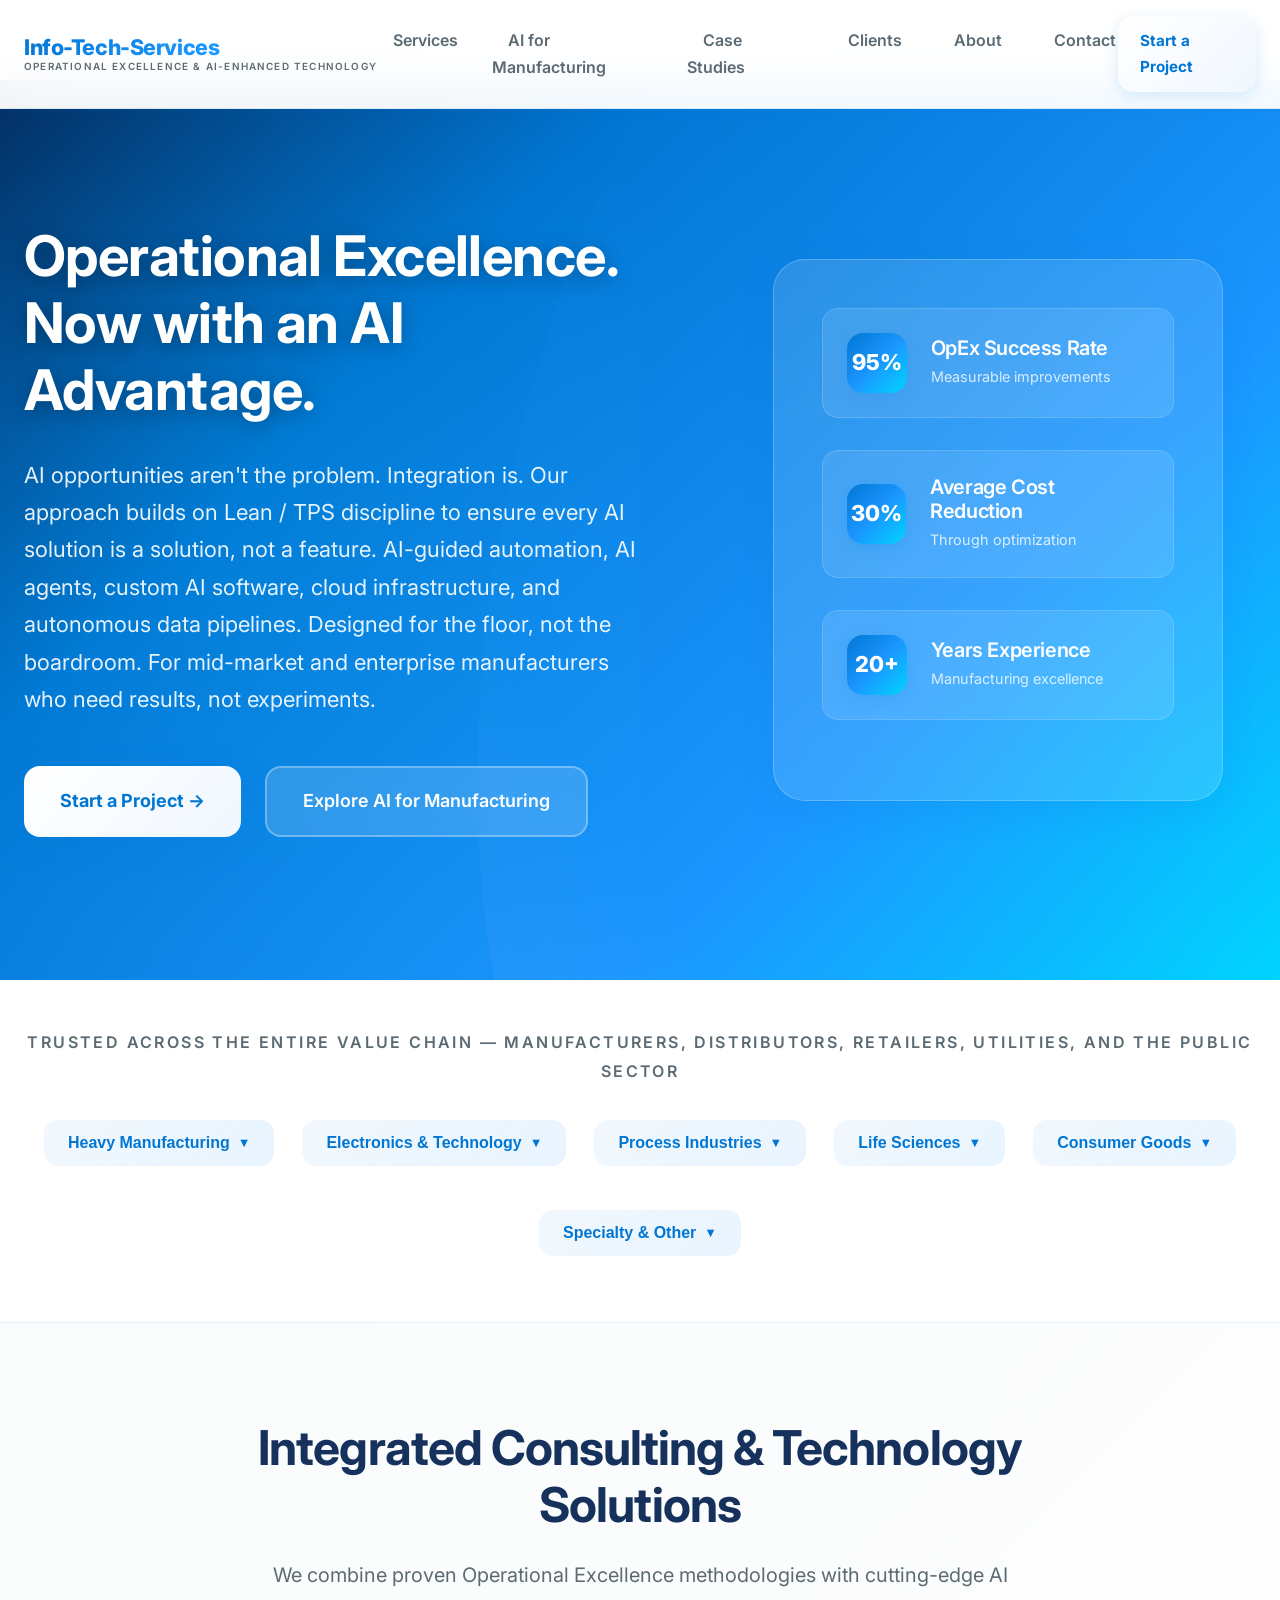
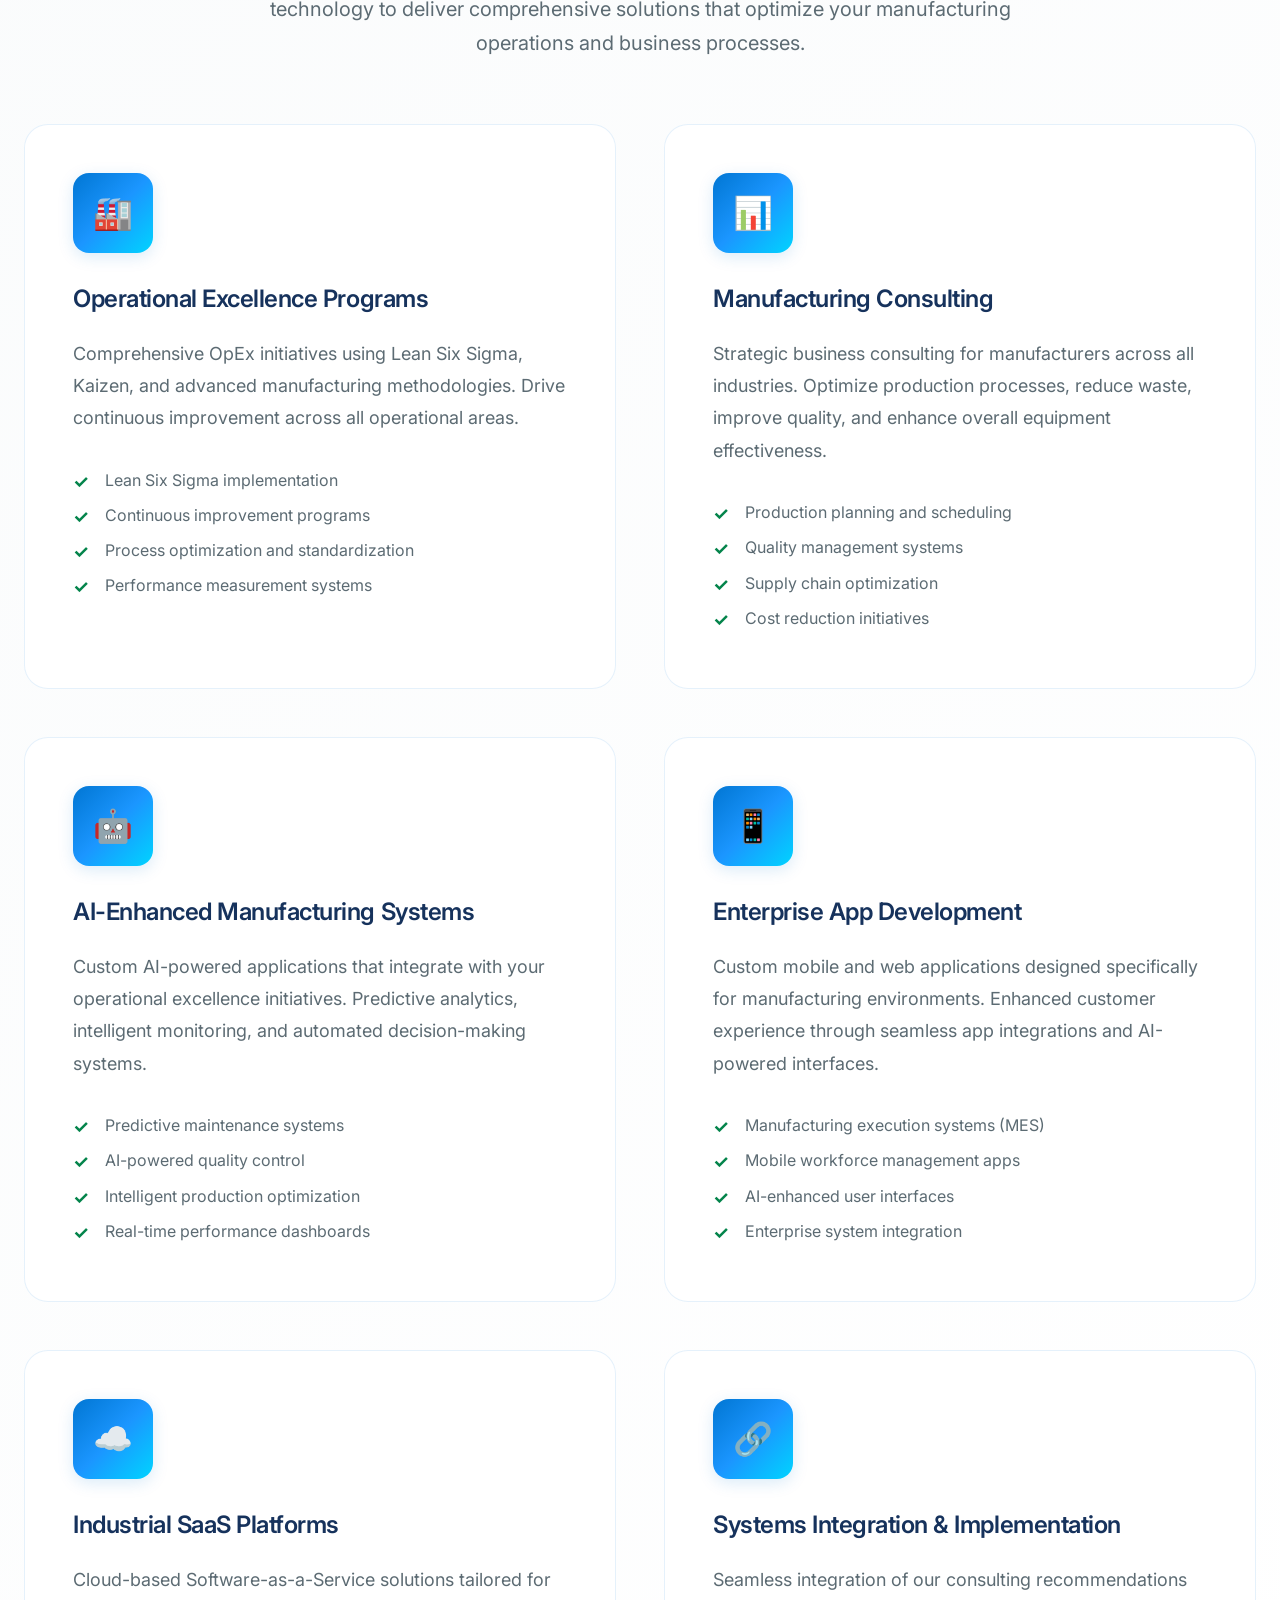
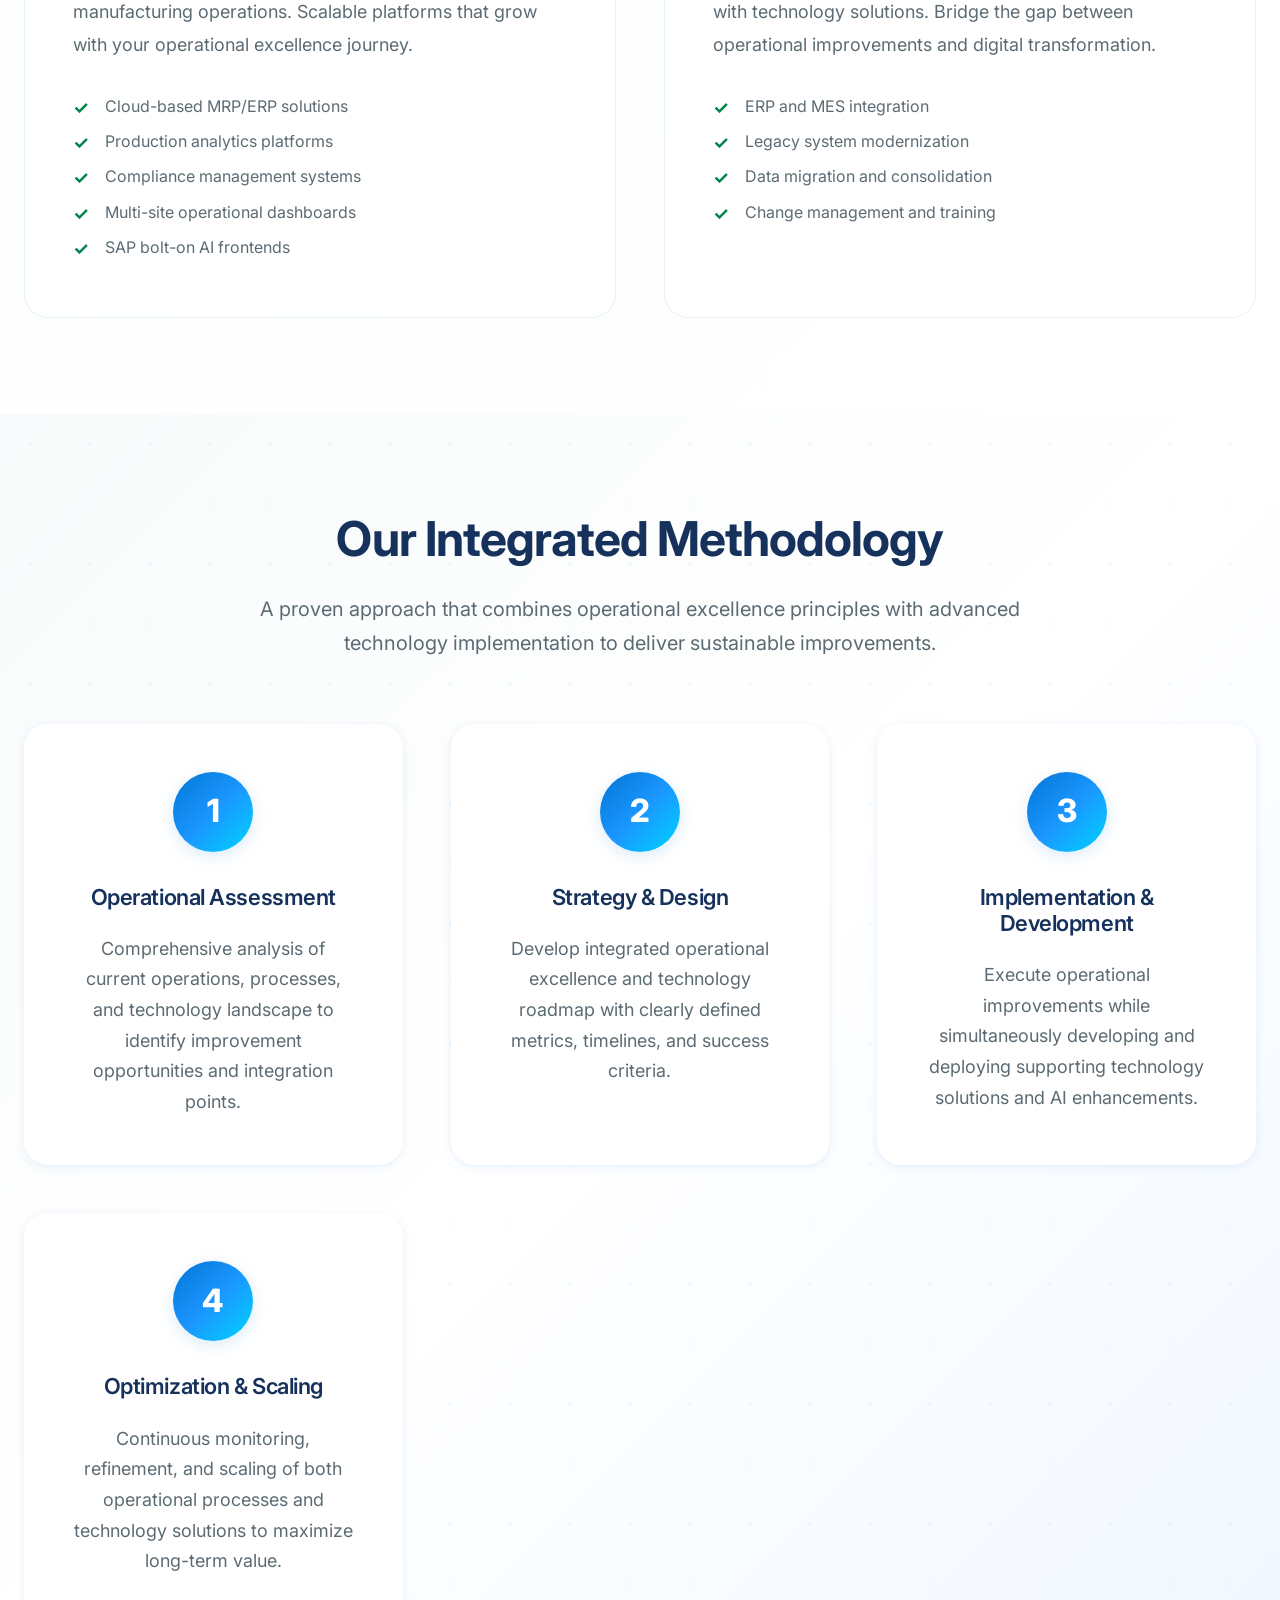
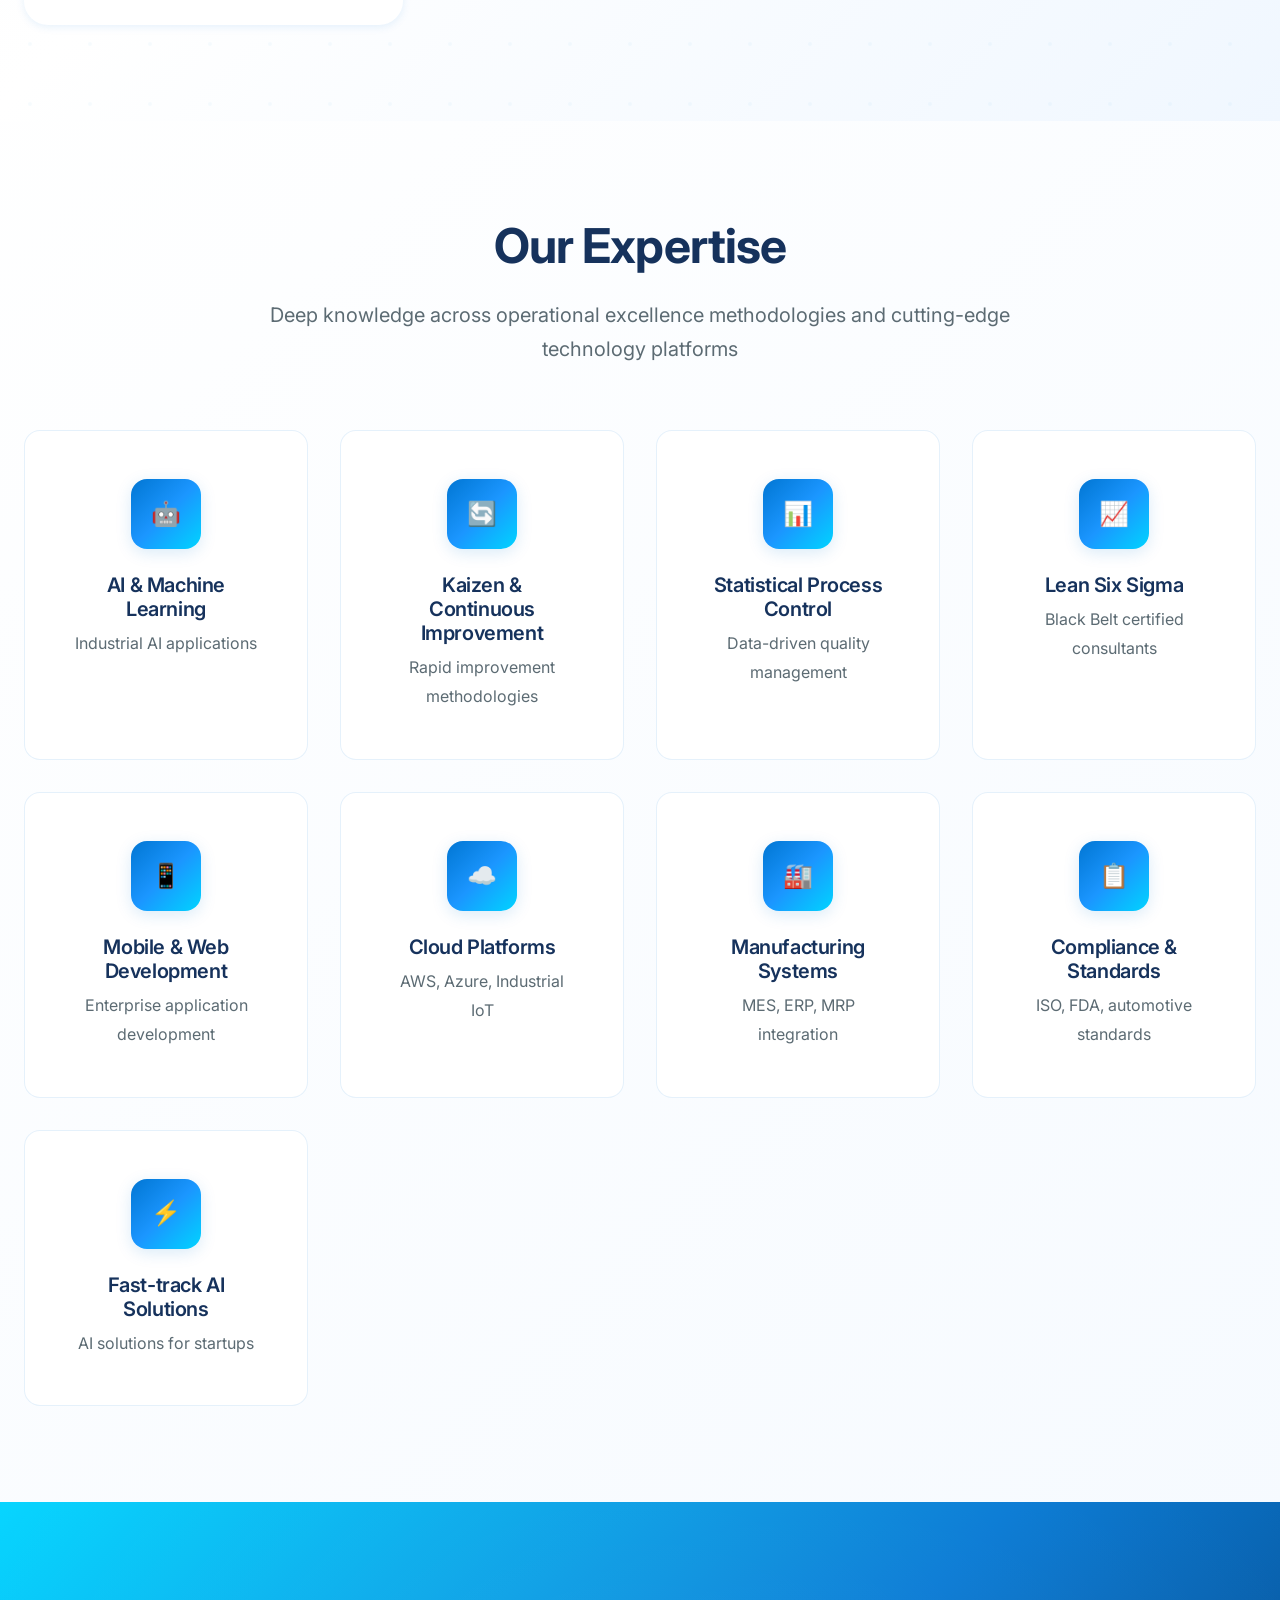
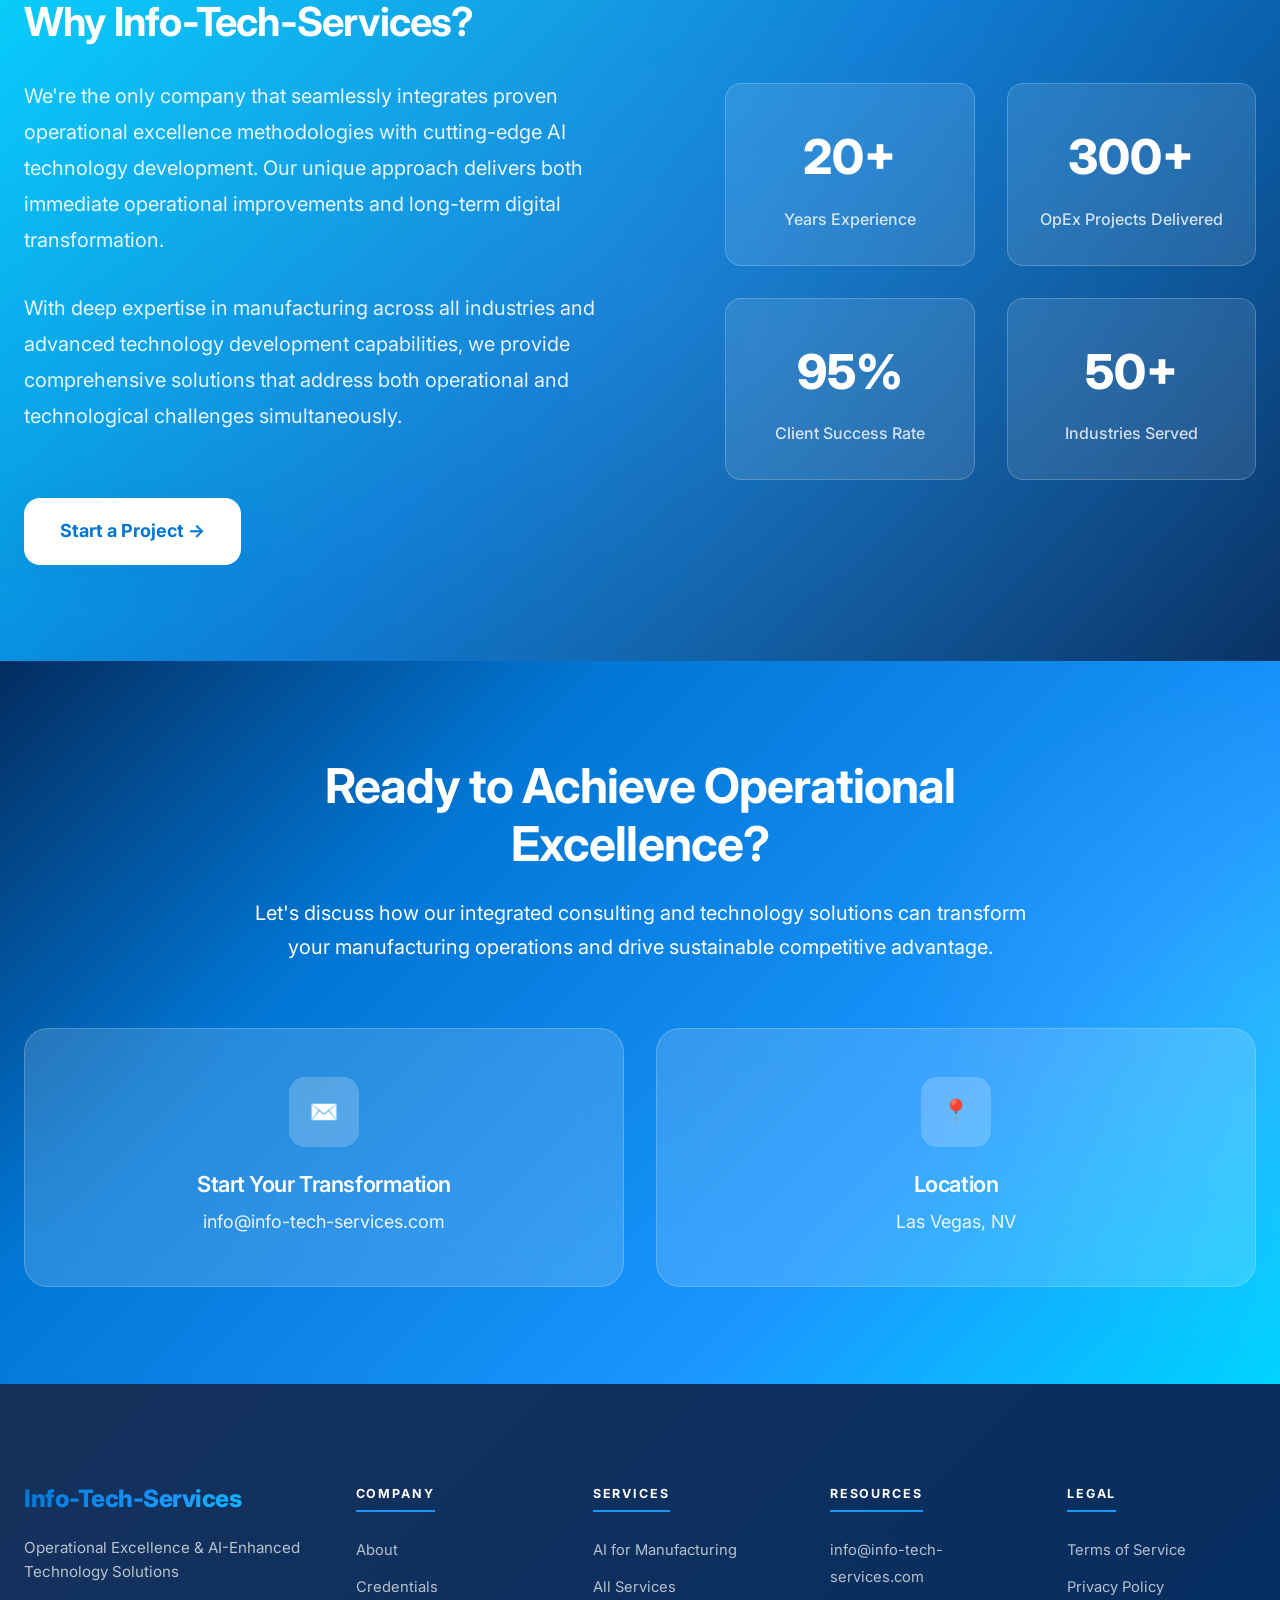
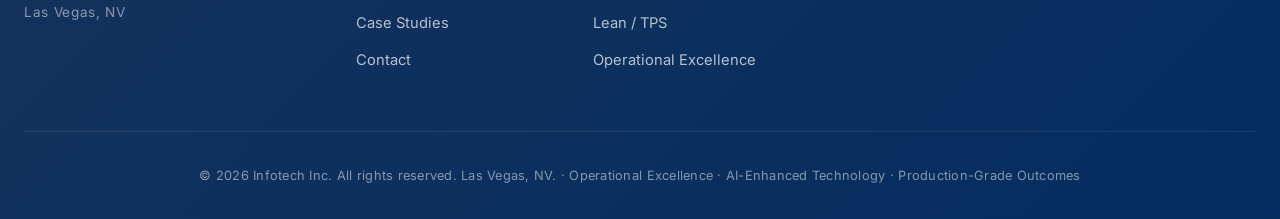
<file: index.html>
<!DOCTYPE html>
<html lang="en">
<head>
    <meta charset="UTF-8">
    <meta name="viewport" content="width=device-width, initial-scale=1.0">
    <title>AI for Manufacturing & OpEx Consulting | Info-Tech-Services</title>
    <meta name="description" content="AI for Manufacturing, Toyota Production System & operational excellence consulting. Production-grade outcomes for mid-market and enterprise manufacturers.">
    <meta name="keywords" content="AI for manufacturing consulting, operational excellence consulting, Lean Manufacturing consulting, Toyota Production System consultant, Lean Six Sigma consulting, TPM consulting, manufacturing consulting firm, management consulting, operations consulting, maintenance consulting, AI automation and agents for manufacturing, custom manufacturing software development, cloud architecture and migration, data engineering and analytics, business intelligence implementation, MRP ERP MES implementation, process automation consulting, managed IT services, digital transformation, enterprise technology solutions, cybersecurity services, AI-enhanced business technology, Info-Tech-Services AI for manufacturing consulting, Info-Tech-Services AI automation, Infotech Inc">
    <meta name="robots" content="index, follow, max-image-preview:large, max-snippet:-1, max-video-preview:-1">
    <meta name="author" content="Infotech Inc.">
    <meta name="theme-color" content="#0176d3">
    <link rel="canonical" href="https://info-tech-services.com/">
    <link rel="icon" type="image/svg+xml" href="/favicon.svg">
    <link rel="apple-touch-icon" href="/favicon.svg">
    <link rel="preconnect" href="https://fonts.googleapis.com">
    <link rel="preconnect" href="https://fonts.gstatic.com" crossorigin>
    <link rel="stylesheet" href="https://fonts.googleapis.com/css2?family=Inter:wght@300;400;500;600;700;800;900&display=swap">
    <meta property="og:type" content="website">
    <meta property="og:url" content="https://info-tech-services.com/">
    <meta property="og:title" content="AI for Manufacturing & OpEx Consulting | Info-Tech-Services">
    <meta property="og:description" content="AI for Manufacturing, Toyota Production System & operational excellence consulting. Production-grade outcomes for mid-market and enterprise manufacturers.">
    <meta property="og:image" content="https://info-tech-services.com/assets/og-image.svg">
    <meta property="og:image:width" content="1200">
    <meta property="og:image:height" content="630">
    <meta property="og:image:alt" content="Info-Tech-Services — Operational Excellence & AI-Enhanced Technology">
    <meta property="og:site_name" content="Info-Tech-Services">
    <meta property="og:locale" content="en_US">
    <meta name="twitter:card" content="summary_large_image">
    <meta name="twitter:title" content="AI for Manufacturing & OpEx Consulting | Info-Tech-Services">
    <meta name="twitter:description" content="AI for Manufacturing, Toyota Production System & operational excellence consulting. Production-grade outcomes for mid-market and enterprise manufacturers.">
    <meta name="twitter:image" content="https://info-tech-services.com/assets/og-image.svg">
    <meta name="twitter:image:alt" content="Info-Tech-Services — Operational Excellence & AI-Enhanced Technology">
    <script type="application/ld+json">{"@context":"https://schema.org","@type":"Organization","name":"Info-Tech-Services","legalName":"Infotech Inc.","url":"https://info-tech-services.com","logo":"https://info-tech-services.com/favicon.svg","email":"info@info-tech-services.com","address":{"@type":"PostalAddress","addressLocality":"Las Vegas","addressRegion":"NV","addressCountry":"US"},"description":"Operational excellence and AI-enhanced technology consulting for mid-market and enterprise manufacturers."}</script>
    <script type="application/ld+json">{"@context":"https://schema.org","@type":"WebSite","name":"Info-Tech-Services","url":"https://info-tech-services.com"}</script>
    <script type="application/ld+json">{"@context":"https://schema.org","@type":"LocalBusiness","name":"Info-Tech-Services","legalName":"Infotech Inc.","url":"https://info-tech-services.com","email":"info@info-tech-services.com","address":{"@type":"PostalAddress","addressLocality":"Las Vegas","addressRegion":"NV","addressCountry":"US"}}</script>
    <style>
        /* ========================================
           PROFESSIONAL MODERN CSS FOR INFO-TECH-SERVICES
           Salesforce-inspired vibrant design
           ======================================== */

        /* Reset and Base Styles */
        * {
            margin: 0;
            padding: 0;
            box-sizing: border-box;
        }

        :root {
            /* Salesforce-inspired Vibrant Color Palette */
            --primary-blue: #0176d3;
            --secondary-blue: #0052cc;
            --light-blue: #1b96ff;
            --accent-blue: #00d4ff;
            --electric-blue: #0099e0;
            --dark-blue: #032d60;
            --navy: #16325c;
            
            /* Vibrant Gradients */
            --gradient-primary: linear-gradient(135deg, #0176d3 0%, #1b96ff 50%, #00d4ff 100%);
            --gradient-secondary: linear-gradient(135deg, #00d4ff 0%, #0176d3 50%, #032d60 100%);
            --gradient-hero: linear-gradient(135deg, #032d60 0%, #0176d3 30%, #1b96ff 70%, #00d4ff 100%);
            --gradient-glass: linear-gradient(135deg, rgba(1, 118, 211, 0.1) 0%, rgba(27, 150, 255, 0.15) 50%, rgba(0, 212, 255, 0.1) 100%);
            --gradient-accent: linear-gradient(45deg, #ff6b6b, #4ecdc4, #45b7d1, #96ceb4, #feca57);
            
            /* Supporting Colors */
            --white: #ffffff;
            --light-gray: #f8fafb;
            --medium-gray: #e0e5ee;
            --text-gray: #5c6b73;
            --dark-gray: #253237;
            --success: #04844b;
            --warning: #ffb75d;
            --error: #ea001e;
            
            /* Glass Effects */
            --glass-bg: rgba(255, 255, 255, 0.15);
            --glass-border: rgba(255, 255, 255, 0.2);
            --glass-shadow: 0 8px 32px rgba(1, 118, 211, 0.15);
            
            /* Typography */
            --font-primary: 'Inter', -apple-system, BlinkMacSystemFont, 'Segoe UI', Roboto, Oxygen, Ubuntu, Cantarell, sans-serif;
            --font-display: 'Inter', -apple-system, BlinkMacSystemFont, 'Segoe UI', Roboto, sans-serif;
            
            /* Spacing System */
            --space-xs: 0.5rem;
            --space-sm: 1rem;
            --space-md: 1.5rem;
            --space-lg: 2rem;
            --space-xl: 3rem;
            --space-2xl: 4rem;
            --space-3xl: 6rem;
            
            /* Enhanced Shadows */
            --shadow-sm: 0 2px 8px rgba(1, 118, 211, 0.1);
            --shadow-md: 0 4px 16px rgba(1, 118, 211, 0.15);
            --shadow-lg: 0 8px 32px rgba(1, 118, 211, 0.2);
            --shadow-xl: 0 16px 64px rgba(1, 118, 211, 0.25);
            --shadow-glow: 0 0 40px rgba(27, 150, 255, 0.3);
            
            /* Border Radius */
            --radius-sm: 8px;
            --radius-md: 16px;
            --radius-lg: 24px;
            --radius-xl: 32px;
            --radius-2xl: 48px;
            
            /* Transitions */
            --transition-fast: 0.2s cubic-bezier(0.4, 0, 0.2, 1);
            --transition-medium: 0.3s cubic-bezier(0.4, 0, 0.2, 1);
            --transition-slow: 0.5s cubic-bezier(0.4, 0, 0.2, 1);
            --transition-bounce: 0.4s cubic-bezier(0.68, -0.55, 0.265, 1.55);
        }

        html {
            scroll-behavior: smooth;
            font-size: 16px;
        }

        body {
            font-family: var(--font-primary);
            line-height: 1.7;
            color: var(--dark-gray);
            background: linear-gradient(135deg, #f8fafb 0%, #ffffff 50%, #f0f7ff 100%);
            overflow-x: hidden;
            font-weight: 400;
        }

        /* Enhanced Typography */
        h1, h2, h3, h4, h5, h6 {
            font-weight: 700;
            letter-spacing: -0.02em;
            line-height: 1.2;
            color: var(--navy);
        }

        h1 {
            font-size: clamp(2rem, 5vw, 3.5rem);
            font-weight: 700;
            background: var(--gradient-primary);
            -webkit-background-clip: text;
            -webkit-text-fill-color: transparent;
            background-clip: text;
            line-height: 1.2;
            letter-spacing: -0.01em;
        }

        h2 {
            font-size: clamp(2rem, 4vw, 3rem);
            font-weight: 700;
        }

        h3 {
            font-size: clamp(1.25rem, 3vw, 1.75rem);
            font-weight: 600;
        }

        p {
            font-size: 1.125rem;
            line-height: 1.8;
            color: var(--text-gray);
        }

        /* Container System */
        .container {
            max-width: 1400px;
            margin: 0 auto;
            padding: 0 var(--space-md);
        }

        /* Enhanced Navigation */
        nav {
            position: fixed;
            top: 0;
            width: 100%;
            background: rgba(255, 255, 255, 0.95);
            backdrop-filter: blur(20px);
            border-bottom: 1px solid rgba(1, 118, 211, 0.1);
            z-index: 1000;
            transition: all var(--transition-medium);
            box-shadow: var(--shadow-sm);
        }

        .nav-container {
            display: flex;
            justify-content: space-between;
            align-items: center;
            padding: var(--space-sm) var(--space-md);
            max-width: 1400px;
            margin: 0 auto;
        }

        .logo {
            display: flex;
            flex-direction: column;
            line-height: 1.1;
            text-decoration: none;
            color: var(--navy);
            transition: all var(--transition-medium);
        }

        .logo:hover {
            transform: scale(1.05);
        }

        .logo-text {
            font-size: 1.35rem;
            font-weight: 800;
            letter-spacing: -0.02em;
            white-space: nowrap;
            background: var(--gradient-primary);
            -webkit-background-clip: text;
            -webkit-text-fill-color: transparent;
            background-clip: text;
        }

        .site-tagline {
            font-size: 0.62rem;
            letter-spacing: 0.12em;
            text-transform: uppercase;
            color: var(--text-gray);
            font-weight: 600;
            margin-top: 2px;
            white-space: nowrap;
        }

        .nav-links {
            display: flex;
            list-style: none;
            gap: var(--space-lg);
            margin: 0;
        }

        .nav-links a {
            color: var(--text-gray);
            text-decoration: none;
            font-weight: 600;
            font-size: 1rem;
            transition: all var(--transition-medium);
            position: relative;
            padding: var(--space-xs) var(--space-sm);
            border-radius: var(--radius-sm);
        }

        .nav-links a:hover {
            color: var(--primary-blue);
            background: rgba(1, 118, 211, 0.05);
            transform: translateY(-2px);
        }

        .nav-links a::after {
            content: '';
            position: absolute;
            bottom: -2px;
            left: 50%;
            width: 0;
            height: 3px;
            background: var(--gradient-primary);
            transition: all var(--transition-medium);
            transform: translateX(-50%);
            border-radius: 2px;
        }

        .nav-links a:hover::after {
            width: 80%;
        }

        /* Spectacular Hero Section */
        .hero {
            margin-top: 80px;
            min-height: 100vh;
            display: flex;
            align-items: center;
            background: var(--gradient-hero);
            position: relative;
            overflow: hidden;
        }

        .hero::before {
            content: '';
            position: absolute;
            top: -50%;
            right: -20%;
            width: 80%;
            height: 200%;
            background: linear-gradient(45deg, 
                rgba(255, 255, 255, 0.1) 0%, 
                rgba(27, 150, 255, 0.1) 25%, 
                transparent 50%);
            border-radius: 50%;
            animation: heroFloat 20s ease-in-out infinite;
            transform: rotate(15deg);
        }

        .hero::after {
            content: '';
            position: absolute;
            bottom: -30%;
            left: -10%;
            width: 60%;
            height: 150%;
            background: radial-gradient(circle, 
                rgba(0, 212, 255, 0.08) 0%, 
                transparent 70%);
            animation: heroFloat 25s ease-in-out infinite reverse;
        }

        @keyframes heroFloat {
            0%, 100% { transform: translateY(0px) rotate(15deg); }
            50% { transform: translateY(-30px) rotate(25deg); }
        }

        .hero-content {
            display: grid;
            grid-template-columns: 1.2fr 1fr;
            gap: var(--space-3xl);
            align-items: center;
            padding: var(--space-3xl) 0;
            position: relative;
            z-index: 2;
        }

        /* Hero Image Integration */
        .hero-image {
            width: 100%;
            height: 280px;
            background:
                radial-gradient(ellipse at 20% 20%, rgba(27,150,255,0.35) 0%, transparent 55%),
                radial-gradient(ellipse at 80% 60%, rgba(0,212,255,0.35) 0%, transparent 55%),
                linear-gradient(135deg, #032d60 0%, #0176d3 50%, #1b96ff 100%);
            background-size: cover;
            background-position: center;
            background-repeat: no-repeat;
            border-radius: var(--radius-lg);
            margin-bottom: var(--space-xl);
            position: relative;
            overflow: hidden;
            box-shadow: var(--shadow-lg);
            transition: all var(--transition-medium);
        }

        .hero-image::before {
            content: '';
            position: absolute;
            top: 0;
            left: 0;
            right: 0;
            bottom: 0;
            background: linear-gradient(135deg, 
                rgba(1, 118, 211, 0.2) 0%, 
                rgba(27, 150, 255, 0.15) 50%, 
                rgba(0, 212, 255, 0.1) 100%);
            border-radius: var(--radius-lg);
        }

        .hero-image:hover {
            transform: scale(1.02);
            box-shadow: var(--shadow-xl);
        }

        .hero-text {
            animation: slideInLeft 1s ease-out;
        }

        .hero-text h1 {
            margin-bottom: var(--space-lg);
            color: white !important;
            background: none !important;
            -webkit-background-clip: unset !important;
            -webkit-text-fill-color: unset !important;
            background-clip: unset !important;
            text-shadow: 0 4px 20px rgba(0, 0, 0, 0.3);
        }

        .hero-description {
            font-size: 1.375rem;
            color: rgba(255, 255, 255, 0.9);
            margin-bottom: var(--space-xl);
            line-height: 1.7;
            font-weight: 400;
        }

        .cta-group {
            display: flex;
            gap: var(--space-md);
            flex-wrap: wrap;
            margin-top: var(--space-xl);
        }

        /* Enhanced Buttons */
        .btn-primary {
            background: linear-gradient(135deg, #ffffff 0%, #f0f7ff 100%);
            color: var(--primary-blue);
            padding: 18px 36px;
            border: none;
            border-radius: var(--radius-md);
            font-size: 1.125rem;
            font-weight: 700;
            text-decoration: none;
            display: inline-flex;
            align-items: center;
            gap: var(--space-xs);
            transition: all var(--transition-medium);
            box-shadow: var(--shadow-lg);
            position: relative;
            overflow: hidden;
        }

        .btn-primary::before {
            content: '';
            position: absolute;
            top: 0;
            left: -100%;
            width: 100%;
            height: 100%;
            background: linear-gradient(90deg, transparent, rgba(1, 118, 211, 0.2), transparent);
            transition: left var(--transition-slow);
        }

        .btn-primary:hover::before {
            left: 100%;
        }

        .btn-primary:hover {
            transform: translateY(-4px) scale(1.05);
            box-shadow: var(--shadow-xl);
            color: var(--navy);
        }

        .btn-secondary {
            background: rgba(255, 255, 255, 0.15);
            color: white;
            padding: 18px 36px;
            border: 2px solid rgba(255, 255, 255, 0.3);
            border-radius: var(--radius-md);
            font-size: 1.125rem;
            font-weight: 600;
            text-decoration: none;
            transition: all var(--transition-medium);
            backdrop-filter: blur(10px);
        }

        .btn-secondary:hover {
            background: rgba(255, 255, 255, 0.25);
            border-color: rgba(255, 255, 255, 0.5);
            transform: translateY(-2px);
            box-shadow: var(--shadow-md);
        }

        /* Floating Card with Glassmorphism */
        .hero-visual {
            display: flex;
            justify-content: center;
            align-items: center;
            animation: slideInRight 1s ease-out;
        }

        .floating-card {
            background: var(--glass-bg);
            backdrop-filter: blur(20px);
            padding: var(--space-xl);
            border-radius: var(--radius-xl);
            border: 1px solid var(--glass-border);
            box-shadow: var(--glass-shadow);
            max-width: 450px;
            position: relative;
            animation: cardFloat 6s ease-in-out infinite;
        }

        .floating-card::before {
            content: '';
            position: absolute;
            top: 0;
            left: 0;
            right: 0;
            bottom: 0;
            background: var(--gradient-glass);
            border-radius: var(--radius-xl);
            z-index: -1;
        }

        @keyframes cardFloat {
            0%, 100% { transform: translateY(0px) rotate(0deg); }
            33% { transform: translateY(-15px) rotate(1deg); }
            66% { transform: translateY(-5px) rotate(-1deg); }
        }

        .card-metric {
            display: flex;
            align-items: center;
            gap: var(--space-md);
            margin-bottom: var(--space-lg);
            padding: var(--space-md);
            background: rgba(255, 255, 255, 0.1);
            border-radius: var(--radius-md);
            border: 1px solid rgba(255, 255, 255, 0.15);
            transition: all var(--transition-medium);
        }

        .card-metric:hover {
            transform: translateX(10px);
            background: rgba(255, 255, 255, 0.2);
        }

        .metric-icon {
            width: 60px;
            height: 60px;
            background: var(--gradient-primary);
            border-radius: var(--radius-md);
            display: flex;
            align-items: center;
            justify-content: center;
            color: white;
            font-weight: 800;
            font-size: 1.375rem;
            box-shadow: var(--shadow-md);
        }

        .metric-text h3 {
            color: white;
            margin-bottom: 0.25rem;
            font-size: 1.25rem;
        }

        .metric-text p {
            color: rgba(255, 255, 255, 0.8);
            font-size: 0.9rem;
        }

        /* Enhanced Trust Bar */
        .trust-bar {
            background: rgba(255, 255, 255, 0.95);
            padding: var(--space-xl) 0;
            border-bottom: 1px solid rgba(1, 118, 211, 0.1);
            backdrop-filter: blur(10px);
            position: relative;
            z-index: 10;
        }

        .trust-content {
            text-align: center;
        }

        .trust-content p {
            color: var(--text-gray);
            margin-bottom: var(--space-lg);
            font-size: 1rem;
            text-transform: uppercase;
            letter-spacing: 0.15em;
            font-weight: 600;
        }

        .trust-categories {
            display: flex;
            justify-content: center;
            align-items: center;
            gap: var(--space-md);
            flex-wrap: wrap;
            position: relative; /* Added to establish containing block for dropdowns */
        }

        .category-dropdown {
            position: relative;
            display: inline-block;
            z-index: 1002;
            margin-bottom: var(--space-sm); /* Added to create space for dropdowns */
        }

        .category-dropdown.active {
            z-index: 4000; /* Added to elevate active dropdown above others */
        }

        .category-button {
            background: linear-gradient(135deg, rgba(1, 118, 211, 0.05) 0%, rgba(27, 150, 255, 0.1) 100%);
            border: 2px solid transparent;
            background-clip: padding-box;
            color: var(--primary-blue);
            padding: 14px 24px;
            border-radius: var(--radius-md);
            font-weight: 600;
            font-size: 1rem;
            cursor: pointer;
            transition: all var(--transition-medium);
            display: flex;
            align-items: center;
            gap: var(--space-xs);
            position: relative;
            overflow: hidden;
        }

        .category-button::before {
            content: '';
            position: absolute;
            top: 0;
            left: 0;
            right: 0;
            bottom: 0;
            background: var(--gradient-primary);
            opacity: 0;
            transition: opacity var(--transition-medium);
            z-index: -1;
        }

        .category-button:hover {
            color: white;
            transform: translateY(-2px);
            box-shadow: var(--shadow-md);
        }

        .category-button:hover::before {
            opacity: 1;
        }

        .category-button::after {
            content: '▼';
            font-size: 0.8rem;
            transition: transform var(--transition-medium);
        }

        .category-button.active::after {
            transform: rotate(180deg);
        }

        .dropdown-content {
            display: none;
            position: absolute;
            top: 100%;
            left: 0;
            background: rgba(255, 255, 255, 0.95);
            backdrop-filter: blur(20px);
            min-width: 300px;
            box-shadow: var(--shadow-xl);
            border-radius: var(--radius-md);
            z-index: 3000;
            padding: var(--space-md);
            margin-top: var(--space-xs);
            border: 1px solid rgba(1, 118, 211, 0.1);
        }

        .dropdown-content.show {
            display: block !important;
            animation: dropdownSlide 0.3s cubic-bezier(0.4, 0, 0.2, 1);
        }

        @keyframes dropdownSlide {
            from {
                opacity: 0;
                transform: translateY(-20px) scale(0.9);
            }
            to {
                opacity: 1;
                transform: translateY(0) scale(1);
            }
        }

        .dropdown-items {
            display: grid;
            grid-template-columns: 1fr;
            gap: var(--space-xs);
        }

        .dropdown-item {
            color: var(--text-gray);
            font-size: 0.95rem;
            padding: 12px 16px;
            border-radius: var(--radius-sm);
            transition: all var(--transition-fast);
            cursor: pointer;
        }

        .dropdown-item:hover {
            background: linear-gradient(135deg, rgba(1, 118, 211, 0.08) 0%, rgba(27, 150, 255, 0.12) 100%);
            color: var(--primary-blue);
            transform: translateX(8px);
        }

        /* Section Enhancements */
        .section {
            padding: var(--space-3xl) 0;
            position: relative;
        }

        .section-header {
            text-align: center;
            max-width: 800px;
            margin: 0 auto var(--space-2xl);
        }

        .section-header h2 {
            margin-bottom: var(--space-md);
            color: var(--navy);
        }

        .section-header p {
            font-size: 1.25rem;
            color: var(--text-gray);
            line-height: 1.7;
        }

        /* Enhanced Services Grid */
        .services-grid {
            display: grid;
            grid-template-columns: repeat(auto-fit, minmax(380px, 1fr));
            gap: var(--space-xl);
        }

        .service-card {
            background: white;
            padding: var(--space-xl);
            border-radius: var(--radius-lg);
            border: 1px solid rgba(1, 118, 211, 0.1);
            transition: all var(--transition-medium);
            position: relative;
            overflow: hidden;
        }

        .service-card::before {
            content: '';
            position: absolute;
            top: 0;
            left: 0;
            width: 100%;
            height: 6px;
            background: var(--gradient-primary);
            transform: scaleX(0);
            transition: transform var(--transition-medium);
        }

        .service-card::after {
            content: '';
            position: absolute;
            top: 0;
            right: 0;
            bottom: 0;
            left: 0;
            background: var(--gradient-glass);
            opacity: 0;
            transition: opacity var(--transition-medium);
            z-index: -1;
        }

        .service-card:hover::before {
            transform: scaleX(1);
        }

        .service-card:hover::after {
            opacity: 1;
        }

        .service-card:hover {
            transform: translateY(-12px) scale(1.02);
            box-shadow: var(--shadow-xl);
        }

        .service-icon {
            width: 80px;
            height: 80px;
            background: var(--gradient-primary);
            border-radius: var(--radius-md);
            display: flex;
            align-items: center;
            justify-content: center;
            margin-bottom: var(--space-lg);
            color: white;
            font-size: 2rem;
            box-shadow: var(--shadow-md);
            transition: all var(--transition-medium);
        }

        .service-card:hover .service-icon {
            transform: scale(1.1) rotate(5deg);
            box-shadow: var(--shadow-glow);
        }

        .service-card h3 {
            color: var(--navy);
            margin-bottom: var(--space-md);
            font-size: 1.5rem;
        }

        .service-card p {
            color: var(--text-gray);
            line-height: 1.8;
            margin-bottom: var(--space-lg);
            font-size: 1.125rem;
        }

        .service-features {
            list-style: none;
            margin: 0;
            padding: 0;
        }

        .service-features li {
            color: var(--text-gray);
            margin-bottom: var(--space-xs);
            position: relative;
            padding-left: var(--space-lg);
            font-size: 1rem;
            transition: all var(--transition-fast);
        }

        .service-features li::before {
            content: '✓';
            position: absolute;
            left: 0;
            color: var(--success);
            font-weight: bold;
            font-size: 1.125rem;
        }

        .service-card:hover .service-features li {
            transform: translateX(8px);
        }

        /* Process Section with Enhanced Design */
        .process {
            background: linear-gradient(135deg, #f8fafb 0%, #ffffff 50%, #f0f7ff 100%);
            position: relative;
        }

        .process::before {
            content: '';
            position: absolute;
            top: 0;
            left: 0;
            right: 0;
            bottom: 0;
            background: url("data:image/svg+xml,%3Csvg width='60' height='60' viewBox='0 0 60 60' xmlns='http://www.w3.org/2000/svg'%3E%3Cg fill='none' fill-rule='evenodd'%3E%3Cg fill='%230176d3' fill-opacity='0.03'%3E%3Ccircle cx='30' cy='30' r='2'/%3E%3C/g%3E%3C/g%3E%3C/svg%3E");
        }

        .process-steps {
            display: grid;
            grid-template-columns: repeat(auto-fit, minmax(300px, 1fr));
            gap: var(--space-xl);
            margin-top: var(--space-xl);
            position: relative;
        }

        .process-step {
            text-align: center;
            position: relative;
            padding: var(--space-xl);
            background: white;
            border-radius: var(--radius-lg);
            box-shadow: var(--shadow-sm);
            transition: all var(--transition-medium);
        }

        .process-step:hover {
            transform: translateY(-8px);
            box-shadow: var(--shadow-lg);
        }

        .step-number {
            width: 80px;
            height: 80px;
            background: var(--gradient-primary);
            border-radius: 50%;
            display: flex;
            align-items: center;
            justify-content: center;
            color: white;
            font-weight: 800;
            font-size: 2rem;
            margin: 0 auto var(--space-lg);
            box-shadow: var(--shadow-md);
            transition: all var(--transition-medium);
        }

        .process-step:hover .step-number {
            transform: scale(1.15);
            box-shadow: var(--shadow-glow);
        }

        .process-step h3 {
            margin-bottom: var(--space-md);
            color: var(--navy);
            font-size: 1.375rem;
        }

        .process-step p {
            color: var(--text-gray);
            line-height: 1.7;
            font-size: 1.125rem;
        }

        /* Enhanced Expertise Grid */
        .expertise-grid {
            display: grid;
            grid-template-columns: repeat(auto-fit, minmax(280px, 1fr));
            gap: var(--space-lg);
        }

        .expertise-item {
            background: white;
            padding: var(--space-xl);
            border-radius: var(--radius-md);
            border: 1px solid rgba(1, 118, 211, 0.1);
            text-align: center;
            transition: all var(--transition-medium);
            position: relative;
            overflow: hidden;
        }

        .expertise-item::before {
            content: '';
            position: absolute;
            top: 0;
            left: -100%;
            width: 100%;
            height: 100%;
            background: var(--gradient-glass);
            transition: left var(--transition-slow);
        }

        .expertise-item:hover::before {
            left: 0;
        }

        .expertise-item:hover {
            transform: translateY(-6px) scale(1.03);
            box-shadow: var(--shadow-lg);
        }

        .expertise-icon {
            width: 70px;
            height: 70px;
            background: var(--gradient-primary);
            border-radius: var(--radius-md);
            display: flex;
            align-items: center;
            justify-content: center;
            margin: 0 auto var(--space-md);
            color: white;
            font-size: 1.5rem;
            box-shadow: var(--shadow-md);
            transition: all var(--transition-medium);
            position: relative;
            z-index: 1;
        }

        .expertise-item:hover .expertise-icon {
            transform: scale(1.1) rotate(10deg);
            box-shadow: var(--shadow-glow);
        }

        .expertise-item h3 {
            color: var(--navy);
            margin-bottom: var(--space-xs);
            font-size: 1.25rem;
            position: relative;
            z-index: 1;
        }

        .expertise-item p {
            color: var(--text-gray);
            font-size: 1rem;
            position: relative;
            z-index: 1;
        }

        /* About Section Enhancement */
        .about {
            background: var(--gradient-secondary);
            color: white;
            position: relative;
            overflow: hidden;
        }

        .about::before {
            content: '';
            position: absolute;
            top: -50%;
            left: -50%;
            width: 200%;
            height: 200%;
            background: radial-gradient(circle, rgba(255, 255, 255, 0.1) 0%, transparent 70%);
            animation: rotateGlow 30s linear infinite;
        }

        @keyframes rotateGlow {
            0% { transform: rotate(0deg); }
            100% { transform: rotate(360deg); }
        }

        .about-content {
            display: grid;
            grid-template-columns: 1.2fr 1fr;
            gap: var(--space-2xl);
            align-items: center;
            position: relative;
            z-index: 1;
        }

        .about-text {
            max-width: none;
        }

        .about-text h2 {
            text-align: left;
            margin-bottom: var(--space-lg);
            color: white;
            font-size: 2.5rem;
        }

        .about-text p {
            font-size: 1.25rem;
            color: rgba(255, 255, 255, 0.9);
            line-height: 1.8;
            margin-bottom: var(--space-lg);
        }

        .about-text .btn-primary {
            background: white;
            color: var(--primary-blue);
            margin-top: var(--space-lg);
        }

        .stats-grid {
            display: grid;
            grid-template-columns: repeat(2, 1fr);
            gap: var(--space-lg);
        }

        .stat-item {
            text-align: center;
            padding: var(--space-lg);
            background: rgba(255, 255, 255, 0.1);
            border-radius: var(--radius-md);
            backdrop-filter: blur(10px);
            border: 1px solid rgba(255, 255, 255, 0.2);
            transition: all var(--transition-medium);
        }

        .stat-item:hover {
            transform: scale(1.05);
            background: rgba(255, 255, 255, 0.15);
        }

        .stat-number {
            font-size: 3rem;
            font-weight: 800;
            color: white;
            display: block;
            margin-bottom: var(--space-xs);
        }

        .stat-label {
            color: rgba(255, 255, 255, 0.8);
            font-weight: 500;
            font-size: 1rem;
        }

        /* Contact Section Enhancement */
        .contact {
            background: var(--gradient-hero);
            color: white;
            position: relative;
            overflow: hidden;
        }

        .contact::before {
            content: '';
            position: absolute;
            top: 0;
            right: -30%;
            width: 60%;
            height: 100%;
            background: radial-gradient(ellipse, rgba(255, 255, 255, 0.1) 0%, transparent 70%);
            animation: pulseGlow 8s ease-in-out infinite;
        }

        @keyframes pulseGlow {
            0%, 100% { opacity: 0.3; transform: scale(1); }
            50% { opacity: 0.6; transform: scale(1.1); }
        }

        .contact .section-header h2,
        .contact .section-header p {
            color: white;
        }

        .contact-grid {
            display: grid;
            grid-template-columns: repeat(auto-fit, minmax(300px, 1fr));
            gap: var(--space-lg);
            position: relative;
            z-index: 1;
        }

        .contact-card {
            background: var(--glass-bg);
            backdrop-filter: blur(20px);
            padding: var(--space-xl);
            border-radius: var(--radius-lg);
            border: 1px solid var(--glass-border);
            text-align: center;
            transition: all var(--transition-medium);
            position: relative;
            overflow: hidden;
        }

        .contact-card::before {
            content: '';
            position: absolute;
            top: 0;
            left: -100%;
            width: 100%;
            height: 100%;
            background: linear-gradient(90deg, transparent, rgba(255, 255, 255, 0.1), transparent);
            transition: left var(--transition-slow);
        }

        .contact-card:hover::before {
            left: 100%;
        }

        .contact-card:hover {
            transform: translateY(-8px) scale(1.03);
            background: rgba(255, 255, 255, 0.2);
            box-shadow: var(--shadow-xl);
        }

        .contact-icon {
            width: 70px;
            height: 70px;
            background: rgba(255, 255, 255, 0.2);
            border-radius: var(--radius-md);
            display: flex;
            align-items: center;
            justify-content: center;
            margin: 0 auto var(--space-md);
            font-size: 1.5rem;
            transition: all var(--transition-medium);
        }

        .contact-card:hover .contact-icon {
            transform: scale(1.15) rotate(5deg);
            background: rgba(255, 255, 255, 0.3);
        }

        .contact-card h3 {
            color: white;
            margin-bottom: var(--space-xs);
            font-size: 1.375rem;
        }

        .contact-card p {
            color: rgba(255, 255, 255, 0.9);
            font-size: 1.125rem;
        }

        /* Enhanced Footer */
        footer {
            background: linear-gradient(135deg, var(--navy) 0%, var(--dark-blue) 100%);
            color: white;
            padding: var(--space-2xl) 0;
            text-align: center;
            position: relative;
        }

        footer::before {
            content: '';
            position: absolute;
            top: 0;
            left: 0;
            right: 0;
            height: 1px;
            background: var(--gradient-primary);
        }

        footer p {
            color: rgba(255, 255, 255, 0.8);
            font-size: 1rem;
        }

        footer {
            text-align: left !important;
            padding: var(--space-3xl) 0 var(--space-lg) !important;
        }
        .footer-cols {
            display: grid;
            grid-template-columns: 1.5fr 1fr 1fr 1fr 1fr;
            gap: var(--space-xl);
            margin-bottom: var(--space-xl);
        }
        .footer-brand .footer-logo {
            font-size: 1.5rem;
            font-weight: 800;
            letter-spacing: -0.02em;
            background: var(--gradient-primary);
            -webkit-background-clip: text;
            -webkit-text-fill-color: transparent;
            background-clip: text;
            margin-bottom: var(--space-sm);
        }
        .footer-brand .footer-tagline {
            color: rgba(255, 255, 255, 0.7);
            font-size: 0.95rem;
            line-height: 1.6;
            margin-bottom: var(--space-sm);
        }
        .footer-brand .footer-location {
            color: rgba(255, 255, 255, 0.5);
            font-size: 0.85rem;
            letter-spacing: 0.05em;
        }
        .footer-col h4 {
            color: white;
            font-size: 0.78rem;
            font-weight: 700;
            letter-spacing: 0.15em;
            text-transform: uppercase;
            margin-bottom: var(--space-md);
            padding-bottom: var(--space-xs);
            border-bottom: 2px solid var(--light-blue);
            display: inline-block;
        }
        .footer-col ul {
            list-style: none;
            margin: 0;
            padding: 0;
        }
        .footer-col li {
            margin-bottom: 0.6rem;
        }
        .footer-col a {
            color: rgba(255, 255, 255, 0.7);
            text-decoration: none;
            font-size: 0.92rem;
            transition: all var(--transition-fast);
        }
        .footer-col a:hover {
            color: var(--accent-blue);
            padding-left: 4px;
        }
        .footer-copyright {
            text-align: center;
            padding-top: var(--space-lg);
            border-top: 1px solid rgba(255, 255, 255, 0.1);
        }
        .footer-copyright p {
            color: rgba(255, 255, 255, 0.5);
            font-size: 0.8rem;
            letter-spacing: 0.02em;
        }
        @media (max-width: 1080px) {
            .footer-cols { grid-template-columns: 1fr 1fr; }
            .footer-brand { grid-column: 1 / -1; text-align: center; }
            .footer-brand .footer-col h4 { display: block; }
        }
        @media (max-width: 640px) {
            .footer-cols { grid-template-columns: 1fr; }
        }

        /* Mobile Menu Enhancement */
        .mobile-menu-btn {
            display: none;
            background: none;
            border: none;
            font-size: 1.75rem;
            cursor: pointer;
            color: var(--navy);
            transition: all var(--transition-medium);
            padding: var(--space-xs);
            border-radius: var(--radius-sm);
        }

        .mobile-menu-btn:hover {
            background: rgba(1, 118, 211, 0.1);
            transform: scale(1.1);
        }

        /* Animation Classes */
        @keyframes slideInLeft {
            from {
                opacity: 0;
                transform: translateX(-50px);
            }
            to {
                opacity: 1;
                transform: translateX(0);
            }
        }

        @keyframes slideInRight {
            from {
                opacity: 0;
                transform: translateX(50px);
            }
            to {
                opacity: 1;
                transform: translateX(0);
            }
        }

        @keyframes fadeInUp {
            from {
                opacity: 0;
                transform: translateY(40px);
            }
            to {
                opacity: 1;
                transform: translateY(0);
            }
        }

        .animate-on-scroll {
            opacity: 0;
            animation: fadeInUp 0.8s ease forwards;
        }

        /* Responsive Design */
        @media (max-width: 1024px) {
            .hero-content {
                gap: var(--space-xl);
            }
            
            .about-content {
                gap: var(--space-xl);
            }
        }

        @media (max-width: 768px) {
            :root {
                --space-3xl: 4rem;
                --space-2xl: 3rem;
                --space-xl: 2rem;
            }

            .mobile-menu-btn {
                display: block;
            }

            .nav-links {
                display: none;
                position: absolute;
                top: 100%;
                left: 0;
                width: 100%;
                background: rgba(255, 255, 255, 0.98);
                backdrop-filter: blur(20px);
                flex-direction: column;
                padding: var(--space-md);
                border-top: 1px solid rgba(1, 118, 211, 0.1);
                box-shadow: var(--shadow-md);
            }

            .nav-links.active {
                display: flex;
            }

            .nav-links a {
                padding: var(--space-md);
                border-radius: var(--radius-sm);
                text-align: center;
            }

            .hero-image {
                height: 220px;
                margin-bottom: var(--space-lg);
            }

            .hero-content {
                grid-template-columns: 1fr;
                text-align: center;
                gap: var(--space-xl);
            }

            .about-content {
                grid-template-columns: 1fr;
                gap: var(--space-xl);
                text-align: center;
            }

            .about-text {
                text-align: center;
            }

            .cta-group {
                justify-content: center;
            }

            .floating-card {
                margin-top: var(--space-lg);
                max-width: 100%;
            }

            .services-grid {
                grid-template-columns: 1fr;
            }

            .process-steps {
                grid-template-columns: 1fr;
            }

            .expertise-grid {
                grid-template-columns: repeat(auto-fit, minmax(250px, 1fr));
            }

            .contact-grid {
                grid-template-columns: 1fr;
            }

            .stats-grid {
                grid-template-columns: 1fr;
            }

            h1 {
                font-size: clamp(2rem, 8vw, 3.5rem);
            }

            h2 {
                font-size: clamp(1.5rem, 6vw, 2.25rem);
            }
        }

        @media (max-width: 480px) {
            .container {
                padding: 0 var(--space-sm);
            }

            .category-button {
                padding: 12px 16px;
                font-size: 0.9rem;
            }

            .dropdown-content {
                min-width: 280px;
            }

            .btn-primary,
            .btn-secondary {
                padding: 16px 24px;
                font-size: 1rem;
            }

            .cta-group {
                flex-direction: column;
                align-items: center;
            }

            .trust-categories {
                gap: var(--space-sm);
            }
        }

        /* Print Styles */
        @media print {
            nav,
            .mobile-menu-btn,
            .cta-group,
            .contact {
                display: none;
            }

            body {
                background: white;
            }

            .hero {
                background: white;
                color: black;
                margin-top: 0;
            }

            .section {
                padding: var(--space-lg) 0;
            }
        }

        /* Reduced Motion */
        @media (prefers-reduced-motion: reduce) {
            *,
            *::before,
            *::after {
                animation-duration: 0.01ms !important;
                animation-iteration-count: 1 !important;
                transition-duration: 0.01ms !important;
            }
        }

        /* High Contrast Mode */
        @media (prefers-contrast: high) {
            :root {
                --primary-blue: #0052cc;
                --text-gray: #2c2c2c;
                --light-gray: #f5f5f5;
            }
        }
    </style>
</head>
<body>
    <header class="site-header">
    <nav>
        <div class="nav-container">
            <a href="/" class="logo" aria-label="Info-Tech-Services home">
                <span class="logo-text">Info-Tech-Services</span>
                <span class="site-tagline">Operational Excellence &amp; AI-Enhanced Technology</span>
            </a>
            <button class="mobile-menu-btn" id="mobile-menu-btn" aria-label="Menu" aria-expanded="false">☰</button>
            <ul class="nav-links" id="navLinks">
                <li><a href="/services.html">Services</a></li>
                <li><a href="/ai-for-manufacturing.html">AI for Manufacturing</a></li>
                <li><a href="/case-study.html">Case Studies</a></li>
                <li><a href="/credentials.html">Clients</a></li>
                <li><a href="/about.html">About</a></li>
                <li><a href="/contact.html">Contact</a></li>
            </ul>
            <a href="/contact.html" class="btn-primary" style="padding:12px 22px;font-size:.95rem;box-shadow:var(--shadow-md);">Start a Project</a>
        </div>
    </nav>
    </header>

    <section class="hero" id="home">
        <div class="container">
            <div class="hero-content">
                <div class="hero-text">
                    <h1>Operational Excellence. Now with an AI Advantage.</h1>
                    <p class="hero-description">AI opportunities aren't the problem. Integration is. Our approach builds on Lean / TPS discipline to ensure every AI solution is a solution, not a feature. AI-guided automation, AI agents, custom AI software, cloud infrastructure, and autonomous data pipelines. Designed for the floor, not the boardroom. For mid-market and enterprise manufacturers who need results, not experiments.</p>
                    <div class="cta-group">
                        <a href="/contact.html" class="btn-primary">Start a Project →</a>
                        <a href="/ai-for-manufacturing.html" class="btn-secondary">Explore AI for Manufacturing</a>
                    </div>
                </div>
                <div class="hero-visual">
                    <div class="floating-card">
                        <div class="card-metric">
                            <div class="metric-icon">95%</div>
                            <div class="metric-text">
                                <h3>OpEx Success Rate</h3>
                                <p>Measurable improvements</p>
                            </div>
                        </div>
                        <div class="card-metric">
                            <div class="metric-icon">30%</div>
                            <div class="metric-text">
                                <h3>Average Cost Reduction</h3>
                                <p>Through optimization</p>
                            </div>
                        </div>
                        <div class="card-metric">
                            <div class="metric-icon">20+</div>
                            <div class="metric-text">
                                <h3>Years Experience</h3>
                                <p>Manufacturing excellence</p>
                            </div>
                        </div>
                    </div>
                </div>
            </div>
        </div>
    </section>

    <section class="trust-bar">
        <div class="container">
            <div class="trust-content">
                <p>Trusted across the entire value chain — manufacturers, distributors, retailers, utilities, and the public sector</p>
                <div class="trust-categories">
                    <div class="category-dropdown">
                        <button class="category-button" onclick="toggleDropdown('heavy-manufacturing')" data-dropdown="heavy-manufacturing">
                            Heavy Manufacturing
                        </button>
                        <div class="dropdown-content" id="heavy-manufacturing">
                            <div class="dropdown-items">
                                <div class="dropdown-item">Automotive</div>
                                <div class="dropdown-item">Aerospace & Defense</div>
                                <div class="dropdown-item">Heavy Machinery & Equipment</div>
                                <div class="dropdown-item">Steel & Metals</div>
                                <div class="dropdown-item">Shipbuilding</div>
                                <div class="dropdown-item">Construction Equipment</div>
                            </div>
                        </div>
                    </div>

                    <div class="category-dropdown">
                        <button class="category-button" onclick="toggleDropdown('electronics-tech')" data-dropdown="electronics-tech">
                            Electronics & Technology
                        </button>
                        <div class="dropdown-content" id="electronics-tech">
                            <div class="dropdown-items">
                                <div class="dropdown-item">Electronics & Semiconductors</div>
                                <div class="dropdown-item">Telecommunications Equipment</div>
                                <div class="dropdown-item">Computer Hardware</div>
                                <div class="dropdown-item">Consumer Electronics</div>
                                <div class="dropdown-item">Medical Devices</div>
                                <div class="dropdown-item">Instrumentation & Controls</div>
                            </div>
                        </div>
                    </div>

                    <div class="category-dropdown">
                        <button class="category-button" onclick="toggleDropdown('process-industries')" data-dropdown="process-industries">
                            Process Industries
                        </button>
                        <div class="dropdown-content" id="process-industries">
                            <div class="dropdown-items">
                                <div class="dropdown-item">Chemicals & Petrochemicals</div>
                                <div class="dropdown-item">Oil & Gas Refining</div>
                                <div class="dropdown-item">Plastics & Polymers</div>
                                <div class="dropdown-item">Paper & Pulp</div>
                            </div>
                        </div>
                    </div>

                    <div class="category-dropdown">
                        <button class="category-button" onclick="toggleDropdown('life-sciences')" data-dropdown="life-sciences">
                            Life Sciences
                        </button>
                        <div class="dropdown-content" id="life-sciences">
                            <div class="dropdown-items">
                                <div class="dropdown-item">Pharmaceuticals</div>
                                <div class="dropdown-item">Biotechnology</div>
                                <div class="dropdown-item">Medical Equipment</div>
                                <div class="dropdown-item">Cosmetics & Personal Care</div>
                            </div>
                        </div>
                    </div>

                    <div class="category-dropdown">
                        <button class="category-button" onclick="toggleDropdown('consumer-goods')" data-dropdown="consumer-goods">
                            Consumer Goods
                        </button>
                        <div class="dropdown-content" id="consumer-goods">
                            <div class="dropdown-items">
                                <div class="dropdown-item">Food & Beverage</div>
                                <div class="dropdown-item">Textiles & Apparel</div>
                                <div class="dropdown-item">Appliances</div>
                                <div class="dropdown-item">Sporting Goods</div>
                            </div>
                        </div>
                    </div>

                    <div class="category-dropdown">
                        <button class="category-button" onclick="toggleDropdown('specialty-other')" data-dropdown="specialty-other">
                            Specialty & Other
                        </button>
                        <div class="dropdown-content" id="specialty-other">
                            <div class="dropdown-items">
                                <div class="dropdown-item">Battery Manufacturing</div>
                                <div class="dropdown-item">Precision Manufacturing</div>
                                <div class="dropdown-item">Custom Manufacturing</div>
                                <div class="dropdown-item">3D Printing/Additive Manufacturing</div>
                                <div class="dropdown-item">Robotics & Automation Equipment</div>
                                <div class="dropdown-item">Mining Equipment</div>
                                <div class="dropdown-item">Railroad Equipment</div>
                                <div class="dropdown-item">Military & Logistics</div>
                                <div class="dropdown-item">NASA</div>
                                <div class="dropdown-item">Education</div>
                            </div>
                        </div>
                    </div>
                </div>
            </div>
        </div>
    </section>

    <section class="section" id="services">
        <div class="container">
            <div class="section-header">
                <h2>Integrated Consulting & Technology Solutions</h2>
                <p>We combine proven Operational Excellence methodologies with cutting-edge AI technology to deliver comprehensive solutions that optimize your manufacturing operations and business processes.</p>
            </div>
            <div class="services-grid">
                <div class="service-card animate-on-scroll">
                    <div class="service-icon">🏭</div>
                    <h3>Operational Excellence Programs</h3>
                    <p>Comprehensive OpEx initiatives using Lean Six Sigma, Kaizen, and advanced manufacturing methodologies. Drive continuous improvement across all operational areas.</p>
                    <ul class="service-features">
                        <li>Lean Six Sigma implementation</li>
                        <li>Continuous improvement programs</li>
                        <li>Process optimization and standardization</li>
                        <li>Performance measurement systems</li>
                    </ul>
                </div>
                <div class="service-card animate-on-scroll">
                    <div class="service-icon">📊</div>
                    <h3>Manufacturing Consulting</h3>
                    <p>Strategic business consulting for manufacturers across all industries. Optimize production processes, reduce waste, improve quality, and enhance overall equipment effectiveness.</p>
                    <ul class="service-features">
                        <li>Production planning and scheduling</li>
                        <li>Quality management systems</li>
                        <li>Supply chain optimization</li>
                        <li>Cost reduction initiatives</li>
                    </ul>
                </div>
                <div class="service-card animate-on-scroll">
                    <div class="service-icon">🤖</div>
                    <h3>AI-Enhanced Manufacturing Systems</h3>
                    <p>Custom AI-powered applications that integrate with your operational excellence initiatives. Predictive analytics, intelligent monitoring, and automated decision-making systems.</p>
                    <ul class="service-features">
                        <li>Predictive maintenance systems</li>
                        <li>AI-powered quality control</li>
                        <li>Intelligent production optimization</li>
                        <li>Real-time performance dashboards</li>
                    </ul>
                </div>
                <div class="service-card animate-on-scroll">
                    <div class="service-icon">📱</div>
                    <h3>Enterprise App Development</h3>
                    <p>Custom mobile and web applications designed specifically for manufacturing environments. Enhanced customer experience through seamless app integrations and AI-powered interfaces.</p>
                    <ul class="service-features">
                        <li>Manufacturing execution systems (MES)</li>
                        <li>Mobile workforce management apps</li>
                        <li>AI-enhanced user interfaces</li>
                        <li>Enterprise system integration</li>
                    </ul>
                </div>
                <div class="service-card animate-on-scroll">
                    <div class="service-icon">☁️</div>
                    <h3>Industrial SaaS Platforms</h3>
                    <p>Cloud-based Software-as-a-Service solutions tailored for manufacturing operations. Scalable platforms that grow with your operational excellence journey.</p>
                    <ul class="service-features">
                        <li>Cloud-based MRP/ERP solutions</li>
                        <li>Production analytics platforms</li>
                        <li>Compliance management systems</li>
                        <li>Multi-site operational dashboards</li>
                        <li>SAP bolt-on AI frontends</li>
                    </ul>
                </div>
                <div class="service-card animate-on-scroll">
                    <div class="service-icon">🔗</div>
                    <h3>Systems Integration & Implementation</h3>
                    <p>Seamless integration of our consulting recommendations with technology solutions. Bridge the gap between operational improvements and digital transformation.</p>
                    <ul class="service-features">
                        <li>ERP and MES integration</li>
                        <li>Legacy system modernization</li>
                        <li>Data migration and consolidation</li>
                        <li>Change management and training</li>
                    </ul>
                </div>
            </div>
        </div>
    </section>

    <section class="section process">
        <div class="container">
            <div class="section-header">
                <h2>Our Integrated Methodology</h2>
                <p>A proven approach that combines operational excellence principles with advanced technology implementation to deliver sustainable improvements.</p>
            </div>
            <div class="process-steps">
                <div class="process-step">
                    <div class="step-number">1</div>
                    <h3>Operational Assessment</h3>
                    <p>Comprehensive analysis of current operations, processes, and technology landscape to identify improvement opportunities and integration points.</p>
                </div>
                <div class="process-step">
                    <div class="step-number">2</div>
                    <h3>Strategy & Design</h3>
                    <p>Develop integrated operational excellence and technology roadmap with clearly defined metrics, timelines, and success criteria.</p>
                </div>
                <div class="process-step">
                    <div class="step-number">3</div>
                    <h3>Implementation & Development</h3>
                    <p>Execute operational improvements while simultaneously developing and deploying supporting technology solutions and AI enhancements.</p>
                </div>
                <div class="process-step">
                    <div class="step-number">4</div>
                    <h3>Optimization & Scaling</h3>
                    <p>Continuous monitoring, refinement, and scaling of both operational processes and technology solutions to maximize long-term value.</p>
                </div>
            </div>
        </div>
    </section>

    <section class="section" id="expertise">
        <div class="container">
            <div class="section-header">
                <h2>Our Expertise</h2>
                <p>Deep knowledge across operational excellence methodologies and cutting-edge technology platforms</p>
            </div>
            <div class="expertise-grid">
                <div class="expertise-item">
                    <div class="expertise-icon">🤖</div>
                    <h3>AI & Machine Learning</h3>
                    <p>Industrial AI applications</p>
                </div>
                <div class="expertise-item">
                    <div class="expertise-icon">🔄</div>
                    <h3>Kaizen & Continuous Improvement</h3>
                    <p>Rapid improvement methodologies</p>
                </div>
                <div class="expertise-item">
                    <div class="expertise-icon">📊</div>
                    <h3>Statistical Process Control</h3>
                    <p>Data-driven quality management</p>
                </div>
                <div class="expertise-item">
                    <div class="expertise-icon">📈</div>
                    <h3>Lean Six Sigma</h3>
                    <p>Black Belt certified consultants</p>
                </div>
                <div class="expertise-item">
                    <div class="expertise-icon">📱</div>
                    <h3>Mobile & Web Development</h3>
                    <p>Enterprise application development</p>
                </div>
                <div class="expertise-item">
                    <div class="expertise-icon">☁️</div>
                    <h3>Cloud Platforms</h3>
                    <p>AWS, Azure, Industrial IoT</p>
                </div>
                <div class="expertise-item">
                    <div class="expertise-icon">🏭</div>
                    <h3>Manufacturing Systems</h3>
                    <p>MES, ERP, MRP integration</p>
                </div>
                <div class="expertise-item">
                    <div class="expertise-icon">📋</div>
                    <h3>Compliance & Standards</h3>
                    <p>ISO, FDA, automotive standards</p>
                </div>
                <div class="expertise-item">
                    <div class="expertise-icon">⚡</div>
                    <h3>Fast-track AI Solutions</h3>
                    <p>AI solutions for startups</p>
                </div>
            </div>
        </div>
    </section>

    <section class="section about" id="about">
        <div class="container">
            <div class="about-content">
                <div class="about-text">
                    <h2>Why Info-Tech-Services?</h2>
                    <p>We're the only company that seamlessly integrates proven operational excellence methodologies with cutting-edge AI technology development. Our unique approach delivers both immediate operational improvements and long-term digital transformation.</p>
                    <p>With deep expertise in manufacturing across all industries and advanced technology development capabilities, we provide comprehensive solutions that address both operational and technological challenges simultaneously.</p>
                    <a href="/contact.html" class="btn-primary">Start a Project →</a>
                </div>
                <div class="stats-grid">
                    <div class="stat-item">
                        <span class="stat-number">20+</span>
                        <span class="stat-label">Years Experience</span>
                    </div>
                    <div class="stat-item">
                        <span class="stat-number">300+</span>
                        <span class="stat-label">OpEx Projects Delivered</span>
                    </div>
                    <div class="stat-item">
                        <span class="stat-number">95%</span>
                        <span class="stat-label">Client Success Rate</span>
                    </div>
                    <div class="stat-item">
                        <span class="stat-number">50+</span>
                        <span class="stat-label">Industries Served</span>
                    </div>
                </div>
            </div>
        </div>
    </section>

    <section class="section contact" id="contact">
        <div class="container">
            <div class="section-header">
                <h2>Ready to Achieve Operational Excellence?</h2>
                <p>Let's discuss how our integrated consulting and technology solutions can transform your manufacturing operations and drive sustainable competitive advantage.</p>
            </div>
            <div class="contact-grid">
                <div class="contact-card">
                    <div class="contact-icon">✉️</div>
                    <h3>Start Your Transformation</h3>
                    <p>info@info-tech-services.com</p>
                </div>
                <div class="contact-card">
                    <div class="contact-icon">📍</div>
                    <h3>Location</h3>
                    <p>Las Vegas, NV</p>
                </div>
            </div>
        </div>
    </section>

    <footer>
        <div class="container">
            <div class="footer-cols">
                <div class="footer-col footer-brand">
                    <div class="footer-logo">Info-Tech-Services</div>
                    <p class="footer-tagline">Operational Excellence &amp; AI-Enhanced Technology Solutions</p>
                    <p class="footer-location">Las Vegas, NV</p>
                </div>
                <div class="footer-col">
                    <h4>Company</h4>
                    <ul>
                        <li><a href="/about.html">About</a></li>
                        <li><a href="/credentials.html">Credentials</a></li>
                        <li><a href="/case-study.html">Case Studies</a></li>
                        <li><a href="/contact.html">Contact</a></li>
                    </ul>
                </div>
                <div class="footer-col">
                    <h4>Services</h4>
                    <ul>
                        <li><a href="/ai-for-manufacturing.html">AI for Manufacturing</a></li>
                        <li><a href="/services.html">All Services</a></li>
                        <li><a href="/services.html#lean">Lean / TPS</a></li>
                        <li><a href="/services.html#opex">Operational Excellence</a></li>
                    </ul>
                </div>
                <div class="footer-col">
                    <h4>Resources</h4>
                    <ul>
                        <li><a href="mailto:info@info-tech-services.com">info@info-tech-services.com</a></li>
                    </ul>
                </div>
                <div class="footer-col">
                    <h4>Legal</h4>
                    <ul>
                        <li><a href="/terms.html">Terms of Service</a></li>
                        <li><a href="/privacy.html">Privacy Policy</a></li>
                    </ul>
                </div>
            </div>
            <div class="footer-copyright">
                <p>© 2026 Infotech Inc. All rights reserved. Las Vegas, NV. · Operational Excellence · AI-Enhanced Technology · Production-Grade Outcomes</p>
            </div>
        </div>
    </footer>

    <script>
        // Enhanced dropdown functionality
        function toggleDropdown(dropdownId) {
            const allDropdowns = document.querySelectorAll('.dropdown-content');
            const allButtons = document.querySelectorAll('.category-button');
            const allDropdownContainers = document.querySelectorAll('.category-dropdown');
            
            allDropdowns.forEach(dropdown => {
                if (dropdown.id !== dropdownId) {
                    dropdown.classList.remove('show');
                }
            });
            
            allButtons.forEach(button => {
                if (button.getAttribute('data-dropdown') !== dropdownId) {
                    button.classList.remove('active');
                }
            });

            allDropdownContainers.forEach(container => {
                if (container.querySelector(`[data-dropdown="${dropdownId}"]`)) {
                    container.classList.toggle('active');
                } else {
                    container.classList.remove('active');
                }
            });

            const dropdown = document.getElementById(dropdownId);
            const button = document.querySelector(`[data-dropdown="${dropdownId}"]`);
            
            dropdown.classList.toggle('show');
            button.classList.toggle('active');
        }

        // Enhanced mobile menu
        function toggleMobileMenu() {
            const navLinks = document.getElementById('navLinks');
            navLinks.classList.toggle('active');
        }

        // Close dropdowns and mobile menu when clicking outside
        document.addEventListener('click', (e) => {
            if (!e.target.closest('.category-dropdown')) {
                const allDropdowns = document.querySelectorAll('.dropdown-content');
                const allButtons = document.querySelectorAll('.category-button');
                const allDropdownContainers = document.querySelectorAll('.category-dropdown');
                
                allDropdowns.forEach(dropdown => dropdown.classList.remove('show'));
                allButtons.forEach(button => button.classList.remove('active'));
                allDropdownContainers.forEach(container => container.classList.remove('active'));
            }

            const nav = document.querySelector('nav');
            const navLinks = document.getElementById('navLinks');
            if (!nav.contains(e.target) && navLinks.classList.contains('active')) {
                navLinks.classList.remove('active');
            }
        });

        // Enhanced smooth scrolling
        document.querySelectorAll('a[href^="#"]').forEach(anchor => {
            anchor.addEventListener('click', function (e) {
                e.preventDefault();
                const target = document.querySelector(this.getAttribute('href'));
                if (target) {
                    const offsetTop = target.offsetTop - 100;
                    window.scrollTo({
                        top: offsetTop,
                        behavior: 'smooth'
                    });
                }
            });
        });

        // Scroll animations
        const observerOptions = {
            threshold: 0.1,
            rootMargin: '0px 0px -50px 0px'
        };

        const observer = new IntersectionObserver((entries) => {
            entries.forEach(entry => {
                if (entry.isIntersecting) {
                    entry.target.style.opacity = '1';
                    entry.target.style.animation = 'fadeInUp 0.8s ease forwards';
                }
            });
        }, observerOptions);

        // Observe elements when DOM is loaded
        document.addEventListener('DOMContentLoaded', () => {
            document.querySelectorAll('.animate-on-scroll').forEach(el => {
                observer.observe(el);
            });

            // Attach click event to mobile menu button
            document.getElementById('mobile-menu-btn').addEventListener('click', toggleMobileMenu);
        });

        // Enhanced navbar scroll effect
        let lastScrollTop = 0;
        window.addEventListener('scroll', () => {
            const nav = document.querySelector('nav');
            const scrollTop = window.pageYOffset || document.documentElement.scrollTop;
            
            if (scrollTop > 100) {
                nav.style.background = 'rgba(255, 255, 255, 0.98)';
                nav.style.boxShadow = 'var(--shadow-md)';
            } else {
                nav.style.background = 'rgba(255, 255, 255, 0.95)';
                nav.style.boxShadow = 'var(--shadow-sm)';
            }
            
            lastScrollTop = scrollTop;
        });
    </script>
</body>
</html>
</file>
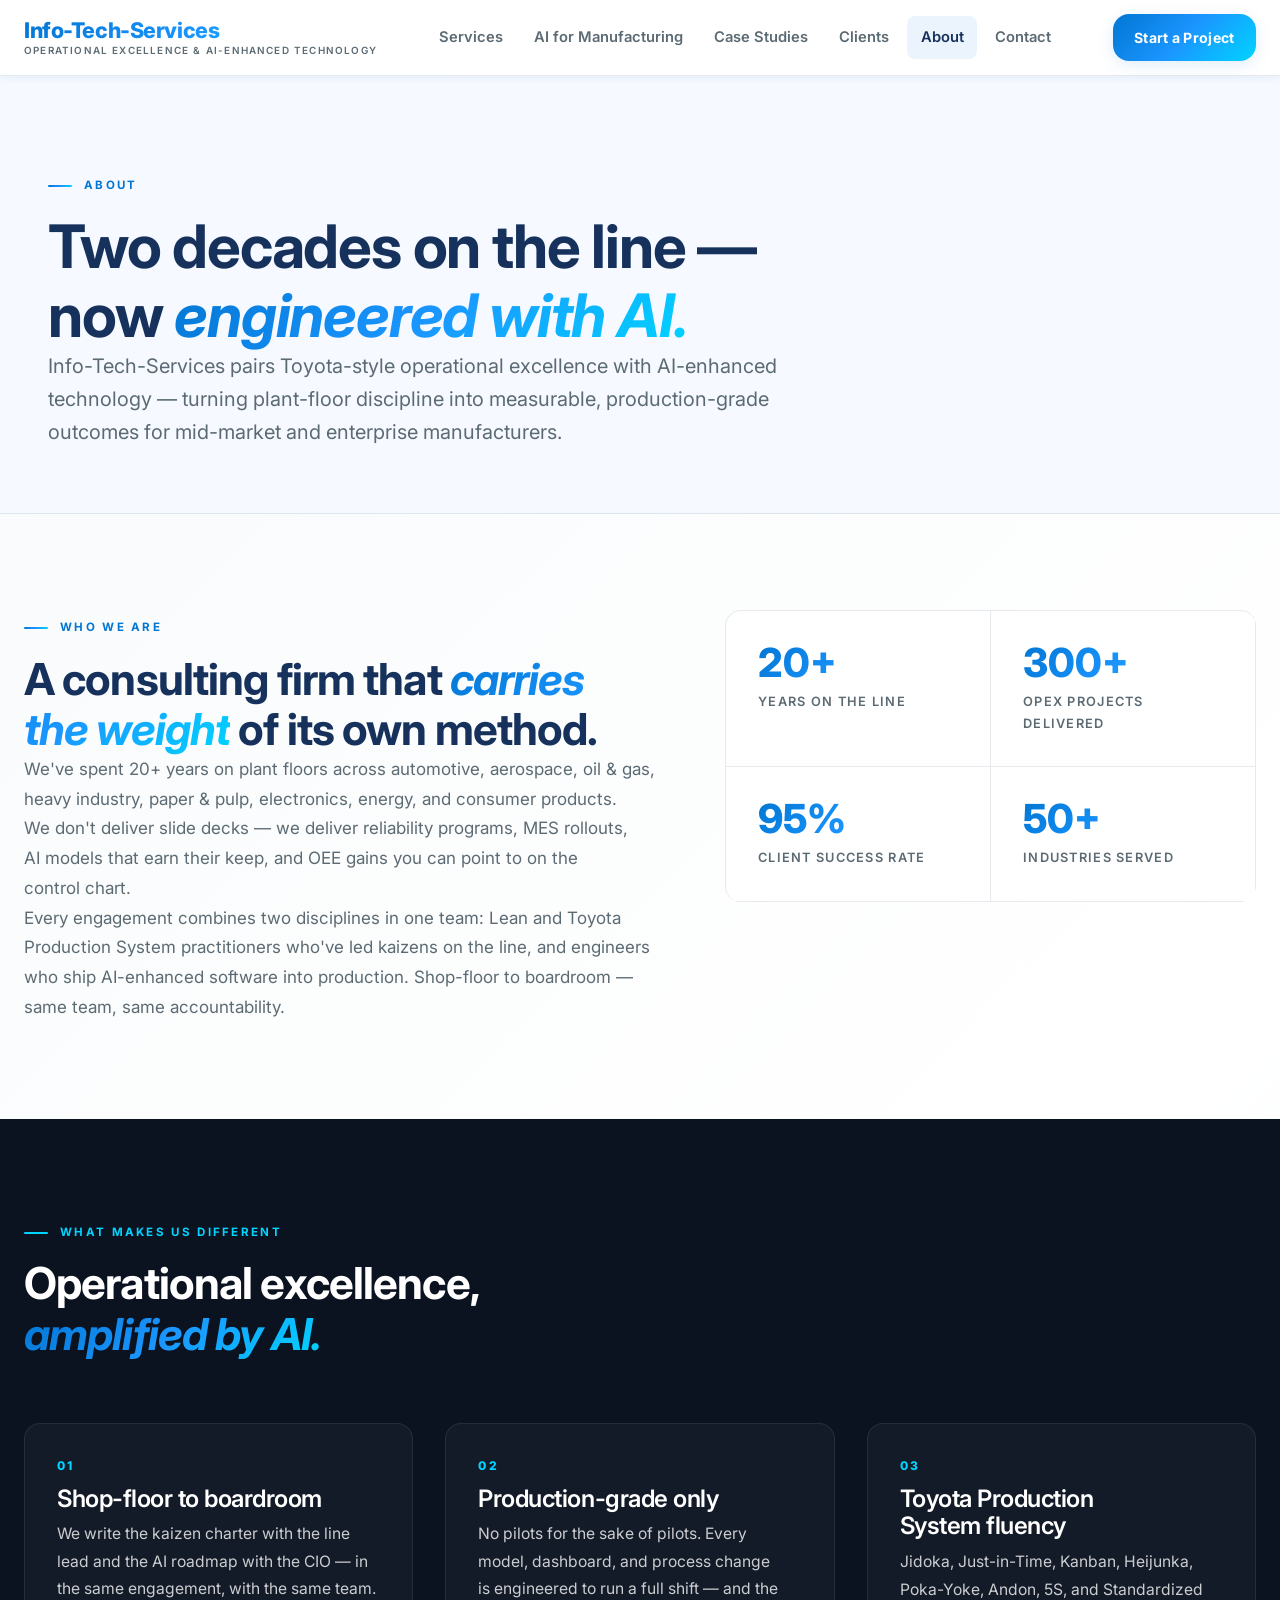
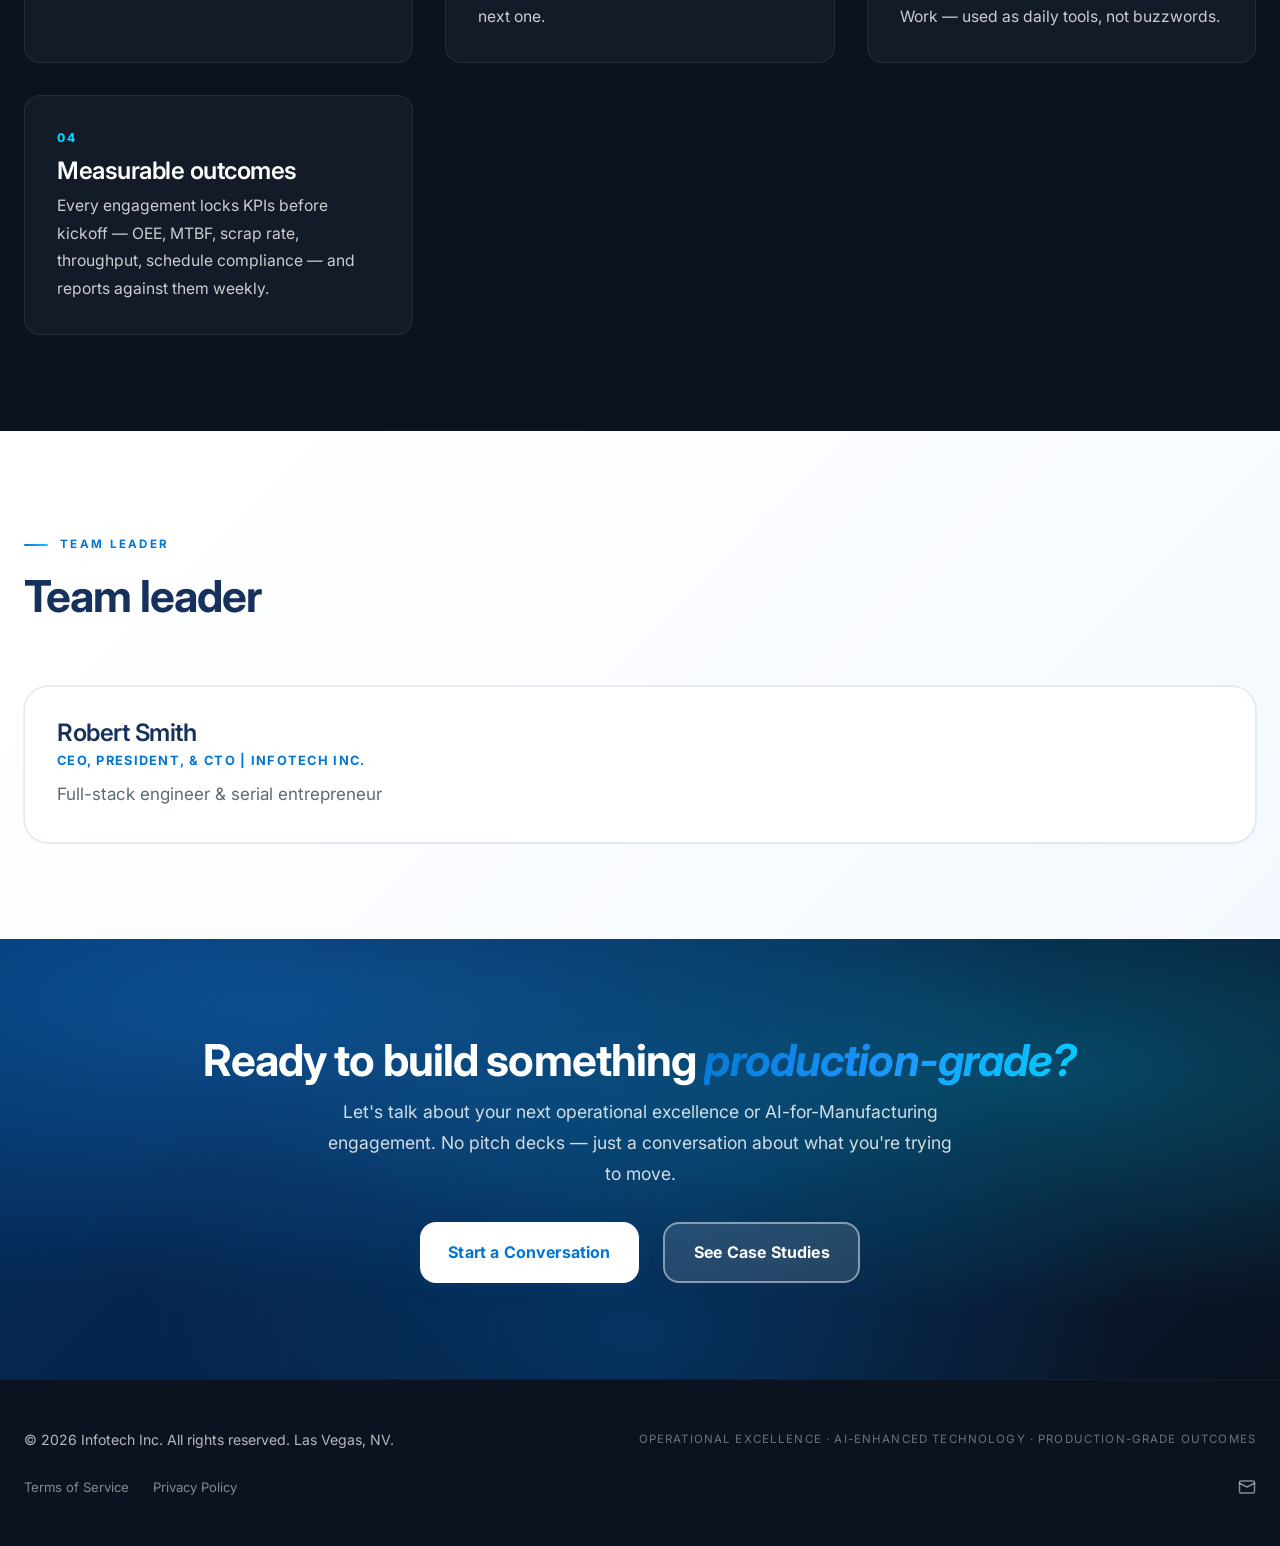
<file: about.html>
<!DOCTYPE html>
<html lang="en">
<head>
<meta charset="UTF-8">
<meta name="viewport" content="width=device-width, initial-scale=1">
<title>Manufacturing Consulting Firm | Info-Tech-Services</title>
<meta name="description" content="Management, operations, maintenance & OpEx consulting firm fusing Lean Manufacturing with AI-enhanced technology and digital transformation. Start today.">
<meta name="keywords" content="manufacturing consulting firm, management consulting, operations consulting, maintenance consulting, operational excellence consulting, Lean Manufacturing consulting, Toyota Production System consultant, AI for manufacturing consulting, AI-enhanced business technology, enterprise technology solutions, digital transformation, enterprise IT services, managed IT services, Info-Tech-Services management consulting, Info-Tech-Services OpEx consulting, Infotech Inc">
<meta name="robots" content="index, follow, max-image-preview:large, max-snippet:-1, max-video-preview:-1">
<meta name="author" content="Infotech Inc.">
<meta name="theme-color" content="#0176d3">
<link rel="canonical" href="https://info-tech-services.com/about.html">
<link rel="icon" type="image/svg+xml" href="/favicon.svg">
<link rel="apple-touch-icon" href="/favicon.svg">
<meta property="og:type" content="website">
<meta property="og:url" content="https://info-tech-services.com/about.html">
<meta property="og:title" content="Manufacturing Consulting Firm | Info-Tech-Services">
<meta property="og:description" content="Management, operations, maintenance & OpEx consulting firm fusing Lean Manufacturing with AI-enhanced technology and digital transformation. Start today.">
<meta property="og:image" content="https://info-tech-services.com/assets/og-image.svg">
<meta property="og:image:width" content="1200">
<meta property="og:image:height" content="630">
<meta property="og:image:alt" content="Info-Tech-Services — Operational Excellence & AI-Enhanced Technology">
<meta property="og:site_name" content="Info-Tech-Services">
<meta property="og:locale" content="en_US">
<meta name="twitter:card" content="summary_large_image">
<meta name="twitter:title" content="Manufacturing Consulting Firm | Info-Tech-Services">
<meta name="twitter:description" content="Management, operations, maintenance & OpEx consulting firm fusing Lean Manufacturing with AI-enhanced technology and digital transformation. Start today.">
<meta name="twitter:image" content="https://info-tech-services.com/assets/og-image.svg">
<meta name="twitter:image:alt" content="Info-Tech-Services — Operational Excellence & AI-Enhanced Technology">
<link rel="preconnect" href="https://fonts.googleapis.com">
<link rel="preconnect" href="https://fonts.gstatic.com" crossorigin>
<link rel="stylesheet" href="https://fonts.googleapis.com/css2?family=Inter:wght@300;400;500;600;700;800;900&display=swap">
<link rel="stylesheet" href="/assets/site.css">
<script type="application/ld+json">{"@context": "https://schema.org", "@type": "Organization", "name": "Info-Tech-Services", "legalName": "Infotech Inc.", "url": "https://info-tech-services.com", "logo": "https://info-tech-services.com/assets/og-image.svg", "email": "info@info-tech-services.com", "address": {"@type": "PostalAddress", "addressLocality": "Las Vegas", "addressRegion": "NV", "addressCountry": "US"}, "description": "Operational excellence and AI-enhanced technology consulting for mid-market and enterprise manufacturers."}</script>
<script type="application/ld+json">{"@context": "https://schema.org", "@type": "WebSite", "name": "Info-Tech-Services", "url": "https://info-tech-services.com"}</script>
<script type="application/ld+json">{"@context": "https://schema.org", "@type": "BreadcrumbList", "itemListElement": [{"@type": "ListItem", "position": 1, "name": "Home", "item": "https://info-tech-services.com/"}, {"@type": "ListItem", "position": 2, "name": "About", "item": "https://info-tech-services.com/about.html"}]}</script>
</head>
<body>
<a class="skip-link" href="#main">Skip to content</a>
<header class="site-header">
<nav class="site-nav">
  <div class="nav-container">
    <a href="/" class="nav-logo" aria-label="Info-Tech-Services home">
      <span class="logo-text">Info-Tech-Services</span>
      <span class="site-tagline">Operational Excellence &amp; AI-Enhanced Technology</span>
    </a>
    <button class="nav-hamburger" aria-label="Menu" aria-expanded="false"
            onclick="this.setAttribute('aria-expanded', this.getAttribute('aria-expanded')==='true'?'false':'true'); document.getElementById('navLinks').classList.toggle('nav-open');">
      <span></span><span></span><span></span>
    </button>
    <ul class="nav-links" id="navLinks">
      <li><a href="/services.html">Services</a></li>
      <li><a href="/ai-for-manufacturing.html">AI for Manufacturing</a></li>
      <li><a href="/case-study.html">Case Studies</a></li>
      <li><a href="/credentials.html">Clients</a></li>
      <li><a href="/about.html" class="active">About</a></li>
      <li><a href="/contact.html">Contact</a></li>
    </ul>
    <a href="/contact.html" class="nav-cta">Start a Project</a>
  </div>
</nav>
</header>
<main id="main">
<section class="page-hero page-hero-light">
  <div class="container">
    <div class="eyebrow">About</div>
    <h1>Two decades on the line — now <em>engineered with AI.</em></h1>
    <p class="lead">Info-Tech-Services pairs Toyota-style operational excellence with AI-enhanced technology — turning plant-floor discipline into measurable, production-grade outcomes for mid-market and enterprise manufacturers.</p>
  </div>
</section>

<section class="section">
  <div class="container">
    <div class="profile-layout">
      <div>
        <div class="eyebrow">Who we are</div>
        <h2>A consulting firm that <em>carries the weight</em> of its own method.</h2>
        <p>We've spent 20+ years on plant floors across automotive, aerospace, oil &amp; gas, heavy industry, paper &amp; pulp, electronics, energy, and consumer products. We don't deliver slide decks — we deliver reliability programs, MES rollouts, AI models that earn their keep, and OEE gains you can point to on the control chart.</p>
        <p>Every engagement combines two disciplines in one team: Lean and Toyota Production System practitioners who've led kaizens on the line, and engineers who ship AI-enhanced software into production. Shop-floor to boardroom — same team, same accountability.</p>
      </div>
      <div class="profile-numbers">
        <div class="num-item"><div class="num">20+</div><span class="num-label">Years on the line</span></div>
        <div class="num-item"><div class="num">300+</div><span class="num-label">OpEx projects delivered</span></div>
        <div class="num-item"><div class="num">95%</div><span class="num-label">Client success rate</span></div>
        <div class="num-item"><div class="num">50+</div><span class="num-label">Industries served</span></div>
      </div>
    </div>
  </div>
</section>

<section class="section section-dark">
  <div class="container">
    <div class="section-head">
      <div class="eyebrow eyebrow-on-dark">What makes us different</div>
      <h2>Operational excellence, <em>amplified by AI.</em></h2>
    </div>
    <div class="diff-grid">
      <div class="diff-item">
        <div class="diff-num">01</div>
        <h3>Shop-floor to boardroom</h3>
        <p>We write the kaizen charter with the line lead and the AI roadmap with the CIO — in the same engagement, with the same team.</p>
      </div>
      <div class="diff-item">
        <div class="diff-num">02</div>
        <h3>Production-grade only</h3>
        <p>No pilots for the sake of pilots. Every model, dashboard, and process change is engineered to run a full shift — and the next one.</p>
      </div>
      <div class="diff-item">
        <div class="diff-num">03</div>
        <h3>Toyota Production System fluency</h3>
        <p>Jidoka, Just-in-Time, Kanban, Heijunka, Poka-Yoke, Andon, 5S, and Standardized Work — used as daily tools, not buzzwords.</p>
      </div>
      <div class="diff-item">
        <div class="diff-num">04</div>
        <h3>Measurable outcomes</h3>
        <p>Every engagement locks KPIs before kickoff — OEE, MTBF, scrap rate, throughput, schedule compliance — and reports against them weekly.</p>
      </div>
    </div>
  </div>
</section>

<section class="section">
  <div class="container">
    <div class="section-head">
      <div class="eyebrow">Team leader</div>
      <h2>Team leader</h2>
    </div>
    <div class="leader-grid">
      <div class="leader-card" style="grid-template-columns:1fr;">
        <div>
          <h3>Robert Smith</h3>
          <div class="leader-role">CEO, President, &amp; CTO | Infotech Inc.</div>
          <p>Full-stack engineer &amp; serial entrepreneur</p>
        </div>
      </div>
    </div>
  </div>
</section>

<section class="cta-block dark">
  <div class="container">
    <h2>Ready to build something <em>production-grade?</em></h2>
    <p>Let's talk about your next operational excellence or AI-for-Manufacturing engagement. No pitch decks — just a conversation about what you're trying to move.</p>
    <div class="cta-buttons">
      <a class="btn btn-light" href="/contact.html">Start a Conversation</a>
      <a class="btn btn-ghost-light" href="/case-study.html">See Case Studies</a>
    </div>
  </div>
</section>
</main>

<footer class="site-footer">
  <div class="footer-copy">© 2026 Infotech Inc. All rights reserved. Las Vegas, NV.</div>
  <div class="footer-note">Operational Excellence · AI-Enhanced Technology · Production-Grade Outcomes</div>
  <div class="footer-links">
    <a href="/terms.html">Terms of Service</a>
    <a href="/privacy.html">Privacy Policy</a>
  </div>
  <div class="footer-social">
    <a href="mailto:info@info-tech-services.com" aria-label="Email us">
      <svg width="18" height="18" viewBox="0 0 24 24" fill="none" stroke="currentColor" stroke-width="2" stroke-linecap="round" stroke-linejoin="round"><rect x="2" y="4" width="20" height="16" rx="2"/><path d="m22 7-10 5L2 7"/></svg>
    </a>
  </div>
</footer>
</body>
</html>
</file>
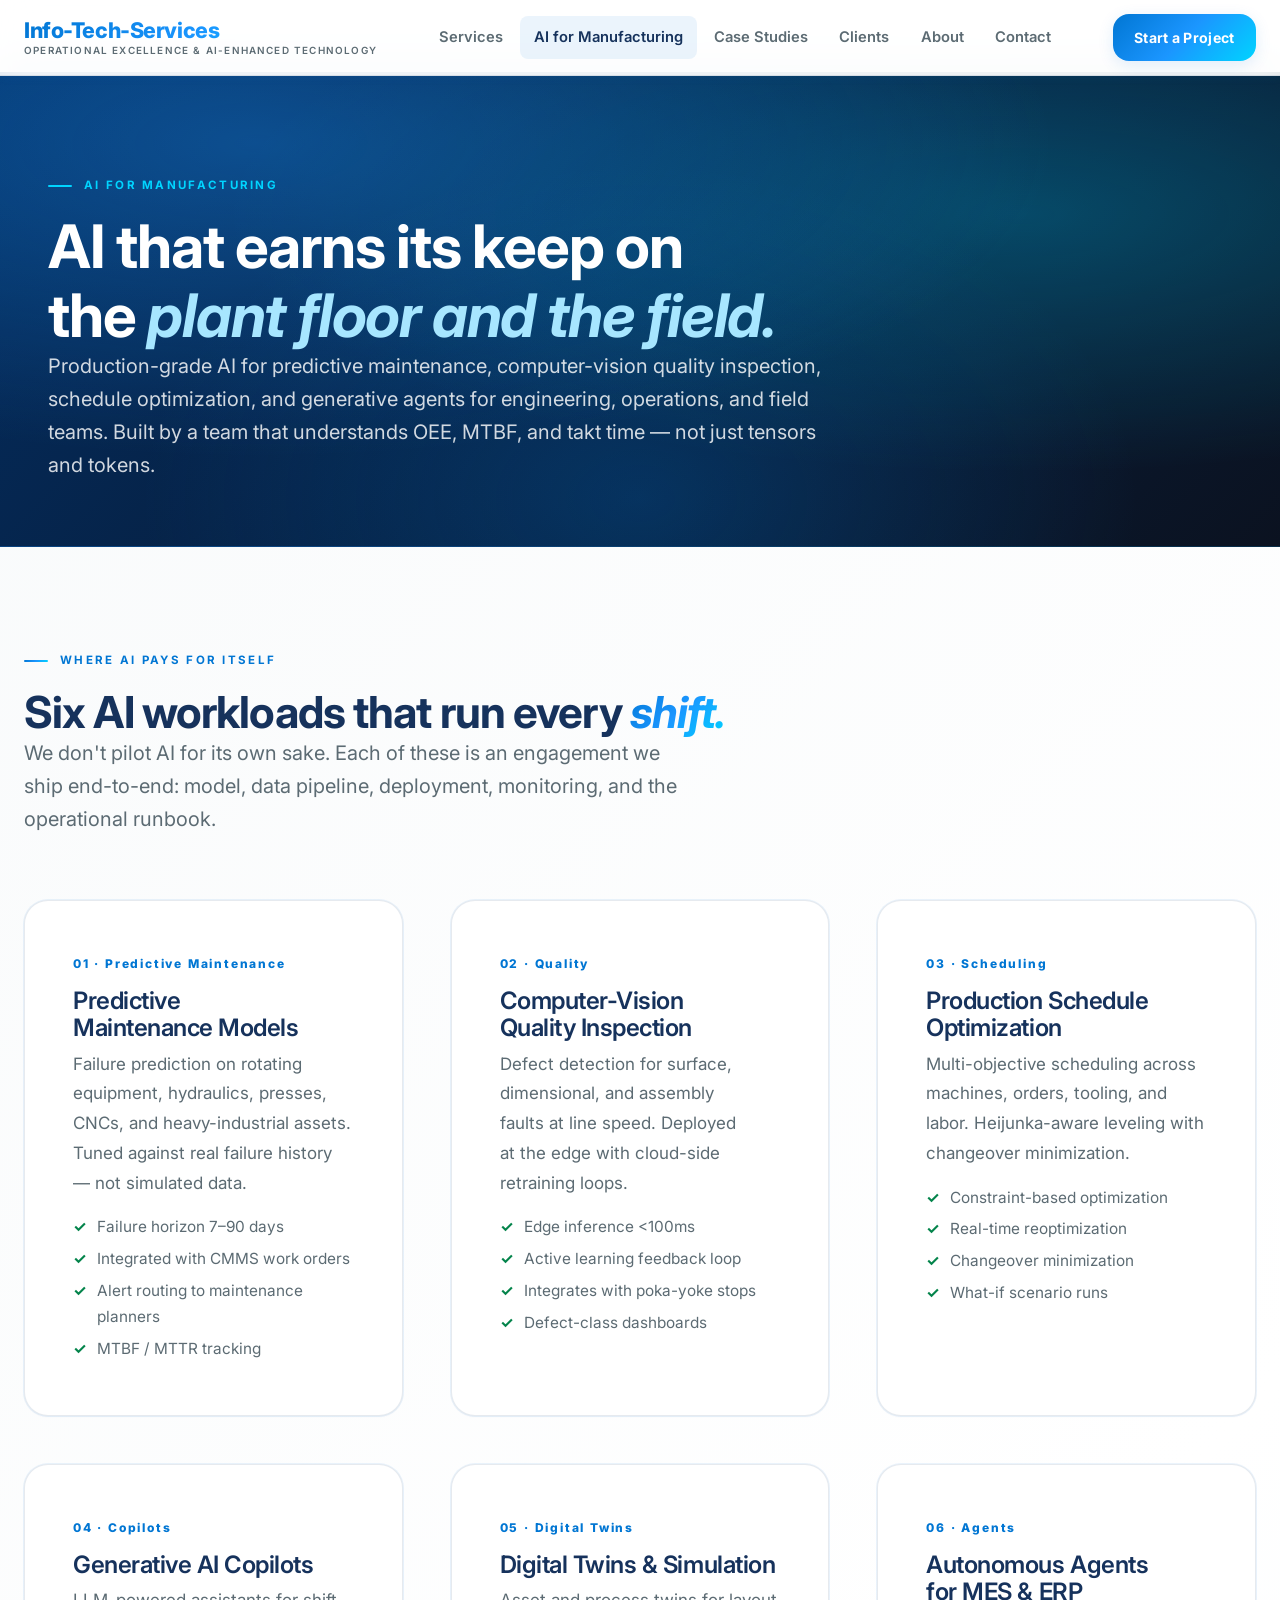
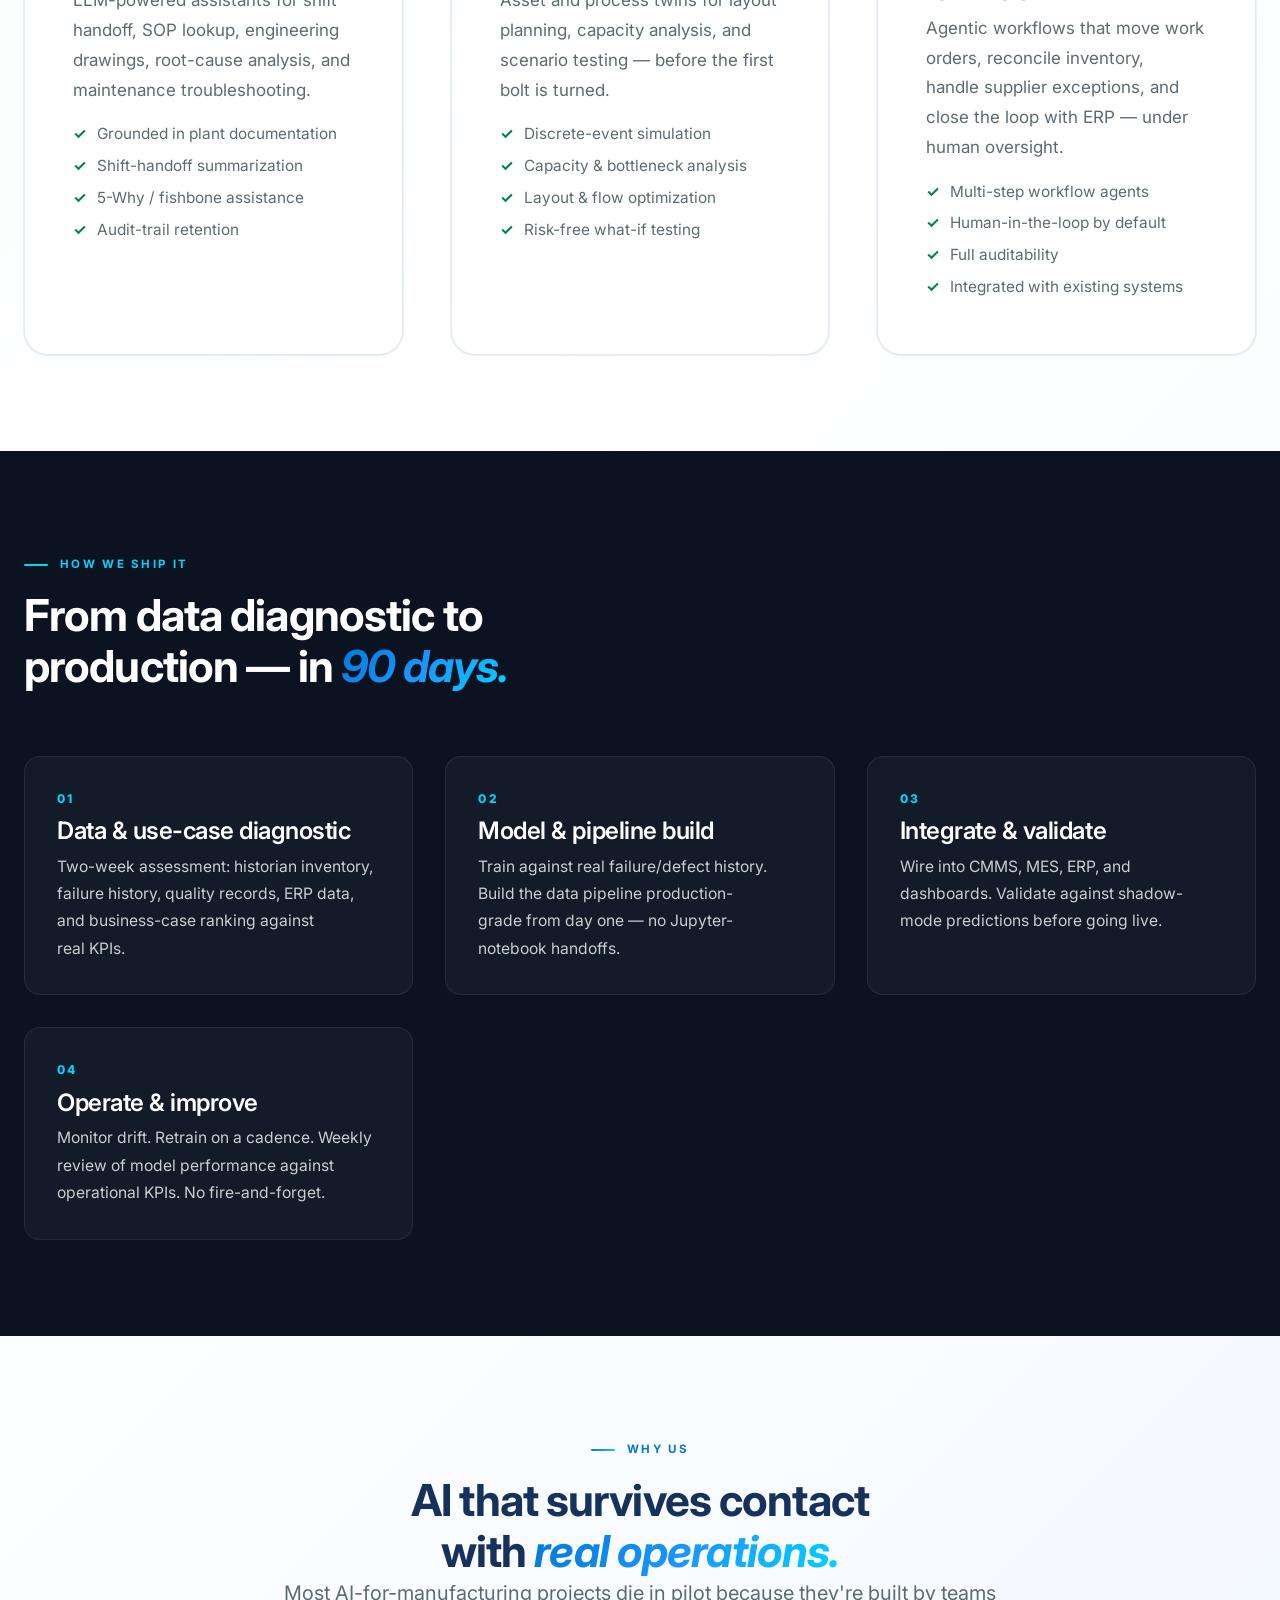
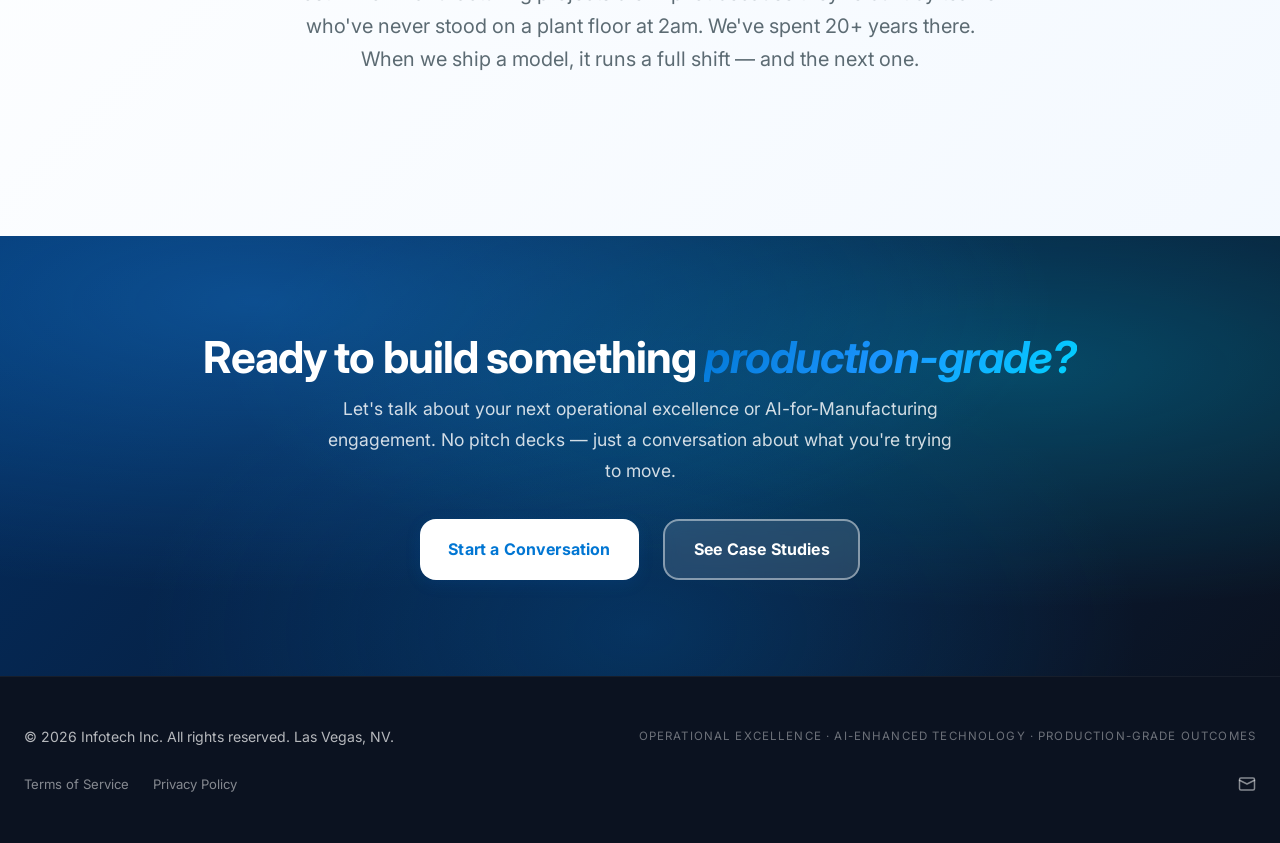
<file: ai-for-manufacturing.html>
<!DOCTYPE html>
<html lang="en">
<head>
<meta charset="UTF-8">
<meta name="viewport" content="width=device-width, initial-scale=1">
<title>AI for Manufacturing Consulting | Info-Tech-Services</title>
<meta name="description" content="AI for Manufacturing Consulting — AI automation, AI agents, predictive maintenance, vision quality & schedule optimization. Book a diagnostic today.">
<meta name="keywords" content="AI for manufacturing consulting, AI automation and agents for manufacturing, AI predictive maintenance manufacturing, computer vision quality inspection, manufacturing schedule optimization, generative AI manufacturing, digital twin manufacturing consulting, industrial AI consulting, AI-enhanced business technology, enterprise AI automation consulting, AI automation, process automation consulting, data engineering and analytics, AI agents for business operations, Info-Tech-Services AI for manufacturing consulting, Info-Tech-Services AI automation, Infotech Inc">
<meta name="robots" content="index, follow, max-image-preview:large, max-snippet:-1, max-video-preview:-1">
<meta name="author" content="Infotech Inc.">
<meta name="theme-color" content="#0176d3">
<link rel="canonical" href="https://info-tech-services.com/ai-for-manufacturing.html">
<link rel="icon" type="image/svg+xml" href="/favicon.svg">
<link rel="apple-touch-icon" href="/favicon.svg">
<meta property="og:type" content="website">
<meta property="og:url" content="https://info-tech-services.com/ai-for-manufacturing.html">
<meta property="og:title" content="AI for Manufacturing Consulting | Info-Tech-Services">
<meta property="og:description" content="AI for Manufacturing Consulting — AI automation, AI agents, predictive maintenance, vision quality & schedule optimization. Book a diagnostic today.">
<meta property="og:image" content="https://info-tech-services.com/assets/og-image.svg">
<meta property="og:image:width" content="1200">
<meta property="og:image:height" content="630">
<meta property="og:image:alt" content="Info-Tech-Services — Operational Excellence & AI-Enhanced Technology">
<meta property="og:site_name" content="Info-Tech-Services">
<meta property="og:locale" content="en_US">
<meta name="twitter:card" content="summary_large_image">
<meta name="twitter:title" content="AI for Manufacturing Consulting | Info-Tech-Services">
<meta name="twitter:description" content="AI for Manufacturing Consulting — AI automation, AI agents, predictive maintenance, vision quality & schedule optimization. Book a diagnostic today.">
<meta name="twitter:image" content="https://info-tech-services.com/assets/og-image.svg">
<meta name="twitter:image:alt" content="Info-Tech-Services — Operational Excellence & AI-Enhanced Technology">
<link rel="preconnect" href="https://fonts.googleapis.com">
<link rel="preconnect" href="https://fonts.gstatic.com" crossorigin>
<link rel="stylesheet" href="https://fonts.googleapis.com/css2?family=Inter:wght@300;400;500;600;700;800;900&display=swap">
<link rel="stylesheet" href="/assets/site.css">
<script type="application/ld+json">{"@context": "https://schema.org", "@type": "Organization", "name": "Info-Tech-Services", "legalName": "Infotech Inc.", "url": "https://info-tech-services.com", "logo": "https://info-tech-services.com/assets/og-image.svg", "email": "info@info-tech-services.com", "address": {"@type": "PostalAddress", "addressLocality": "Las Vegas", "addressRegion": "NV", "addressCountry": "US"}, "description": "Operational excellence and AI-enhanced technology consulting for mid-market and enterprise manufacturers."}</script>
<script type="application/ld+json">{"@context": "https://schema.org", "@type": "WebSite", "name": "Info-Tech-Services", "url": "https://info-tech-services.com"}</script>
<script type="application/ld+json">{"@context": "https://schema.org", "@type": "BreadcrumbList", "itemListElement": [{"@type": "ListItem", "position": 1, "name": "Home", "item": "https://info-tech-services.com/"}, {"@type": "ListItem", "position": 2, "name": "AI for Manufacturing", "item": "https://info-tech-services.com/ai-for-manufacturing.html"}]}</script>
</head>
<body>
<a class="skip-link" href="#main">Skip to content</a>
<header class="site-header">
<nav class="site-nav">
  <div class="nav-container">
    <a href="/" class="nav-logo" aria-label="Info-Tech-Services home">
      <span class="logo-text">Info-Tech-Services</span>
      <span class="site-tagline">Operational Excellence &amp; AI-Enhanced Technology</span>
    </a>
    <button class="nav-hamburger" aria-label="Menu" aria-expanded="false"
            onclick="this.setAttribute('aria-expanded', this.getAttribute('aria-expanded')==='true'?'false':'true'); document.getElementById('navLinks').classList.toggle('nav-open');">
      <span></span><span></span><span></span>
    </button>
    <ul class="nav-links" id="navLinks">
      <li><a href="/services.html">Services</a></li>
      <li><a href="/ai-for-manufacturing.html" class="active">AI for Manufacturing</a></li>
      <li><a href="/case-study.html">Case Studies</a></li>
      <li><a href="/credentials.html">Clients</a></li>
      <li><a href="/about.html">About</a></li>
      <li><a href="/contact.html">Contact</a></li>
    </ul>
    <a href="/contact.html" class="nav-cta">Start a Project</a>
  </div>
</nav>
</header>
<main id="main">
<section class="page-hero page-hero-dark">
  <div class="container">
    <div class="eyebrow eyebrow-on-dark">AI for Manufacturing</div>
    <h1>AI that earns its keep on the <em>plant floor and the field.</em></h1>
    <p class="lead">Production-grade AI for predictive maintenance, computer-vision quality inspection, schedule optimization, and generative agents for engineering, operations, and field teams. Built by a team that understands OEE, MTBF, and takt time — not just tensors and tokens.</p>
  </div>
</section>

<section class="section">
  <div class="container">
    <div class="section-head">
      <div class="eyebrow">Where AI pays for itself</div>
      <h2>Six AI workloads that run every <em>shift.</em></h2>
      <p class="lead">We don't pilot AI for its own sake. Each of these is an engagement we ship end-to-end: model, data pipeline, deployment, monitoring, and the operational runbook.</p>
    </div>

    <div class="card-grid">
      <article class="card">
        <div class="card-num">01 · Predictive Maintenance</div>
        <h3>Predictive Maintenance Models</h3>
        <p>Failure prediction on rotating equipment, hydraulics, presses, CNCs, and heavy-industrial assets. Tuned against real failure history — not simulated data.</p>
        <ul>
          <li>Failure horizon 7–90 days</li>
          <li>Integrated with CMMS work orders</li>
          <li>Alert routing to maintenance planners</li>
          <li>MTBF / MTTR tracking</li>
        </ul>
      </article>

      <article class="card">
        <div class="card-num">02 · Quality</div>
        <h3>Computer-Vision Quality Inspection</h3>
        <p>Defect detection for surface, dimensional, and assembly faults at line speed. Deployed at the edge with cloud-side retraining loops.</p>
        <ul>
          <li>Edge inference &lt;100ms</li>
          <li>Active learning feedback loop</li>
          <li>Integrates with poka-yoke stops</li>
          <li>Defect-class dashboards</li>
        </ul>
      </article>

      <article class="card">
        <div class="card-num">03 · Scheduling</div>
        <h3>Production Schedule Optimization</h3>
        <p>Multi-objective scheduling across machines, orders, tooling, and labor. Heijunka-aware leveling with changeover minimization.</p>
        <ul>
          <li>Constraint-based optimization</li>
          <li>Real-time reoptimization</li>
          <li>Changeover minimization</li>
          <li>What-if scenario runs</li>
        </ul>
      </article>

      <article class="card">
        <div class="card-num">04 · Copilots</div>
        <h3>Generative AI Copilots</h3>
        <p>LLM-powered assistants for shift handoff, SOP lookup, engineering drawings, root-cause analysis, and maintenance troubleshooting.</p>
        <ul>
          <li>Grounded in plant documentation</li>
          <li>Shift-handoff summarization</li>
          <li>5-Why / fishbone assistance</li>
          <li>Audit-trail retention</li>
        </ul>
      </article>

      <article class="card">
        <div class="card-num">05 · Digital Twins</div>
        <h3>Digital Twins &amp; Simulation</h3>
        <p>Asset and process twins for layout planning, capacity analysis, and scenario testing — before the first bolt is turned.</p>
        <ul>
          <li>Discrete-event simulation</li>
          <li>Capacity &amp; bottleneck analysis</li>
          <li>Layout &amp; flow optimization</li>
          <li>Risk-free what-if testing</li>
        </ul>
      </article>

      <article class="card">
        <div class="card-num">06 · Agents</div>
        <h3>Autonomous Agents for MES &amp; ERP</h3>
        <p>Agentic workflows that move work orders, reconcile inventory, handle supplier exceptions, and close the loop with ERP — under human oversight.</p>
        <ul>
          <li>Multi-step workflow agents</li>
          <li>Human-in-the-loop by default</li>
          <li>Full auditability</li>
          <li>Integrated with existing systems</li>
        </ul>
      </article>
    </div>
  </div>
</section>

<section class="section section-dark">
  <div class="container">
    <div class="section-head">
      <div class="eyebrow eyebrow-on-dark">How we ship it</div>
      <h2>From data diagnostic to production — in <em>90 days.</em></h2>
    </div>
    <div class="diff-grid">
      <div class="diff-item">
        <div class="diff-num">01</div>
        <h3>Data &amp; use-case diagnostic</h3>
        <p>Two-week assessment: historian inventory, failure history, quality records, ERP data, and business-case ranking against real KPIs.</p>
      </div>
      <div class="diff-item">
        <div class="diff-num">02</div>
        <h3>Model &amp; pipeline build</h3>
        <p>Train against real failure/defect history. Build the data pipeline production-grade from day one — no Jupyter-notebook handoffs.</p>
      </div>
      <div class="diff-item">
        <div class="diff-num">03</div>
        <h3>Integrate &amp; validate</h3>
        <p>Wire into CMMS, MES, ERP, and dashboards. Validate against shadow-mode predictions before going live.</p>
      </div>
      <div class="diff-item">
        <div class="diff-num">04</div>
        <h3>Operate &amp; improve</h3>
        <p>Monitor drift. Retrain on a cadence. Weekly review of model performance against operational KPIs. No fire-and-forget.</p>
      </div>
    </div>
  </div>
</section>

<section class="section">
  <div class="container">
    <div class="section-head centered">
      <div class="eyebrow">Why us</div>
      <h2>AI that survives contact with <em>real operations.</em></h2>
      <p class="lead">Most AI-for-manufacturing projects die in pilot because they're built by teams who've never stood on a plant floor at 2am. We've spent 20+ years there. When we ship a model, it runs a full shift — and the next one.</p>
    </div>
  </div>
</section>

<section class="cta-block dark">
  <div class="container">
    <h2>Ready to build something <em>production-grade?</em></h2>
    <p>Let's talk about your next operational excellence or AI-for-Manufacturing engagement. No pitch decks — just a conversation about what you're trying to move.</p>
    <div class="cta-buttons">
      <a class="btn btn-light" href="/contact.html">Start a Conversation</a>
      <a class="btn btn-ghost-light" href="/case-study.html">See Case Studies</a>
    </div>
  </div>
</section>
</main>

<footer class="site-footer">
  <div class="footer-copy">© 2026 Infotech Inc. All rights reserved. Las Vegas, NV.</div>
  <div class="footer-note">Operational Excellence · AI-Enhanced Technology · Production-Grade Outcomes</div>
  <div class="footer-links">
    <a href="/terms.html">Terms of Service</a>
    <a href="/privacy.html">Privacy Policy</a>
  </div>
  <div class="footer-social">
    <a href="mailto:info@info-tech-services.com" aria-label="Email us">
      <svg width="18" height="18" viewBox="0 0 24 24" fill="none" stroke="currentColor" stroke-width="2" stroke-linecap="round" stroke-linejoin="round"><rect x="2" y="4" width="20" height="16" rx="2"/><path d="m22 7-10 5L2 7"/></svg>
    </a>
  </div>
</footer>
</body>
</html>
</file>
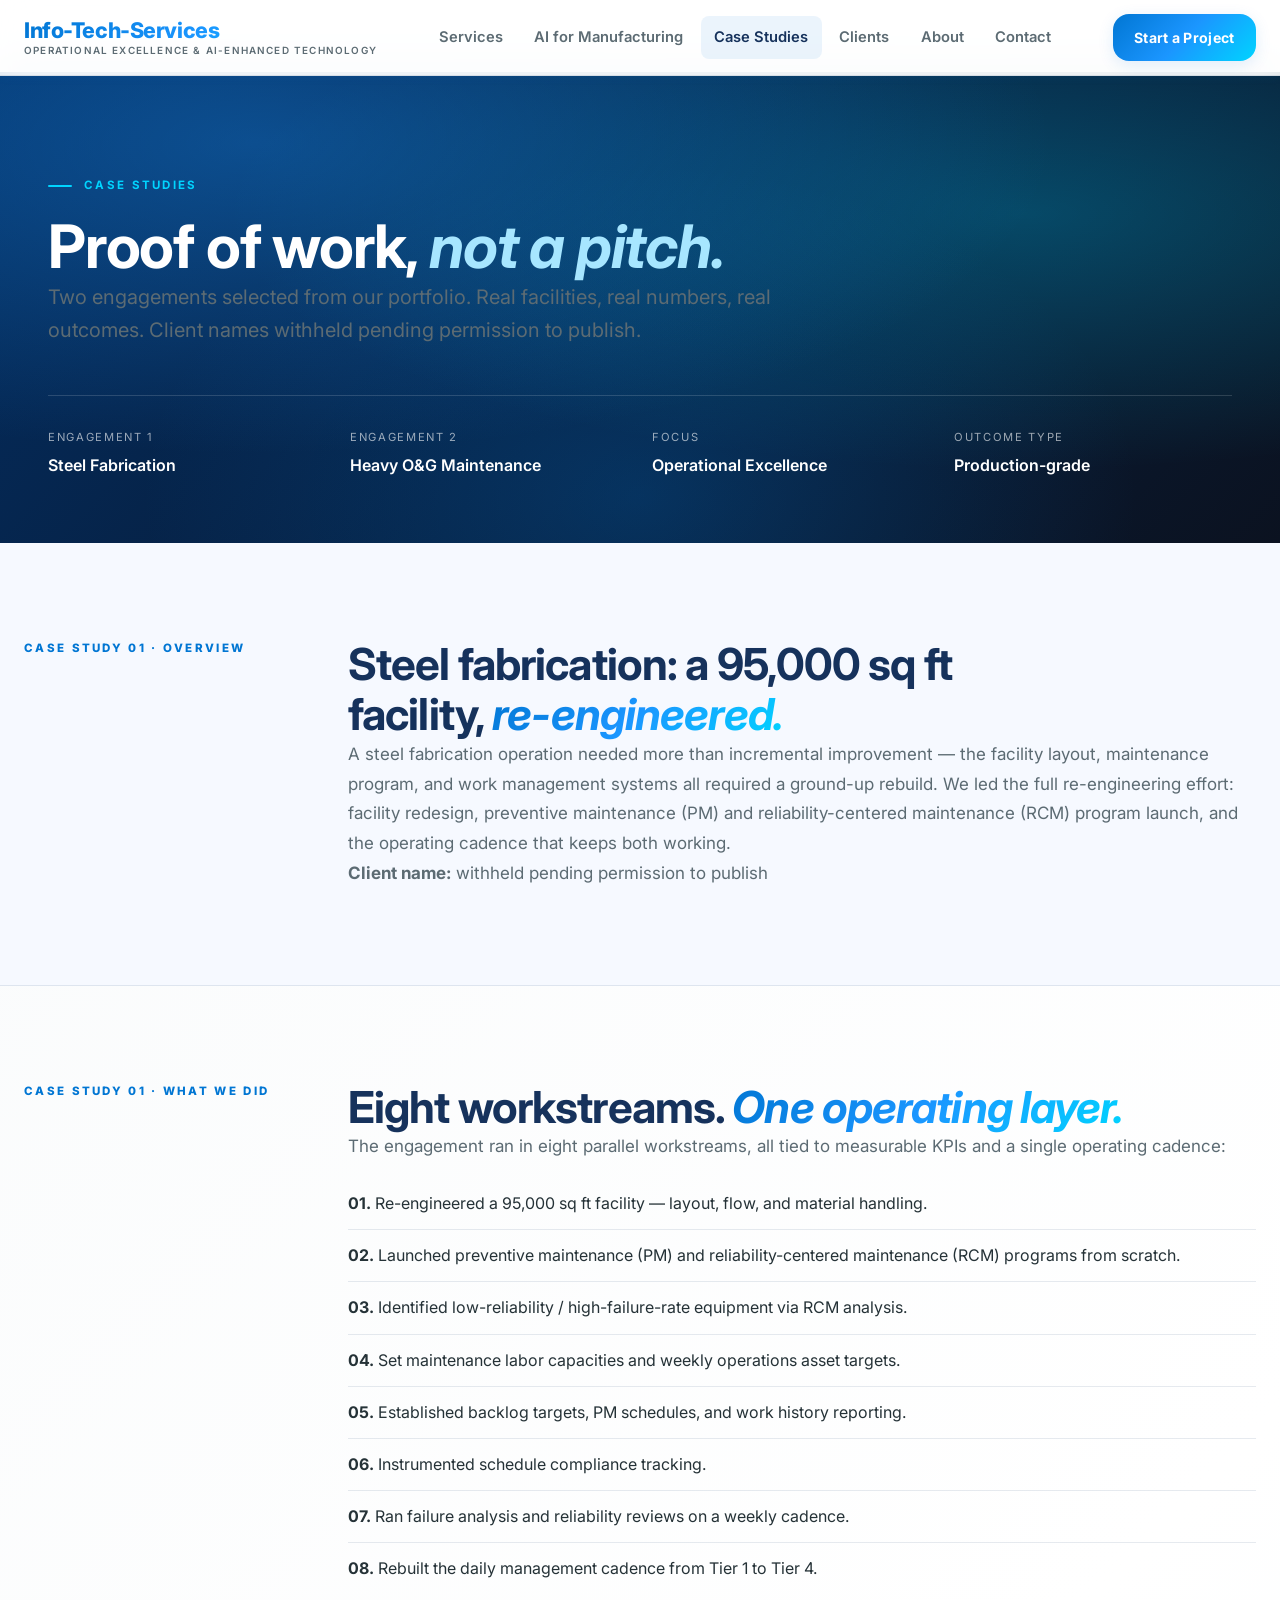
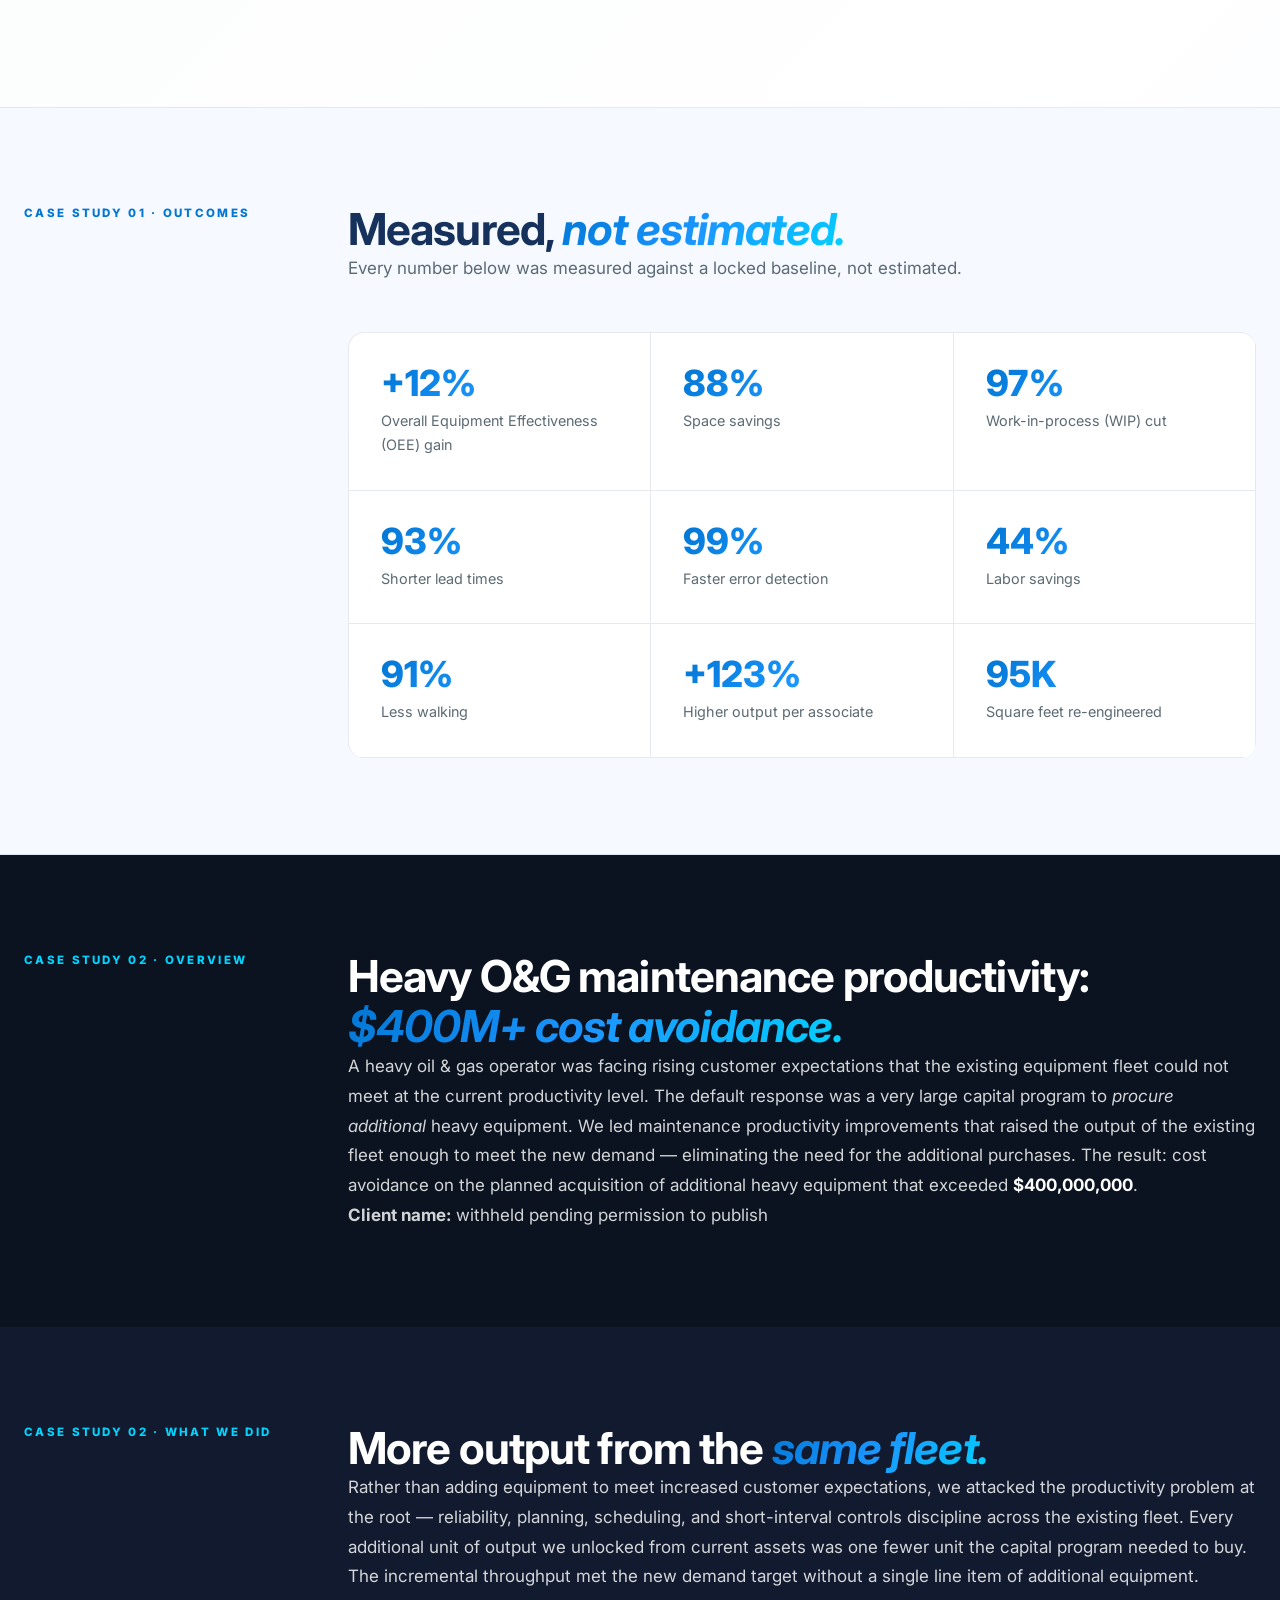
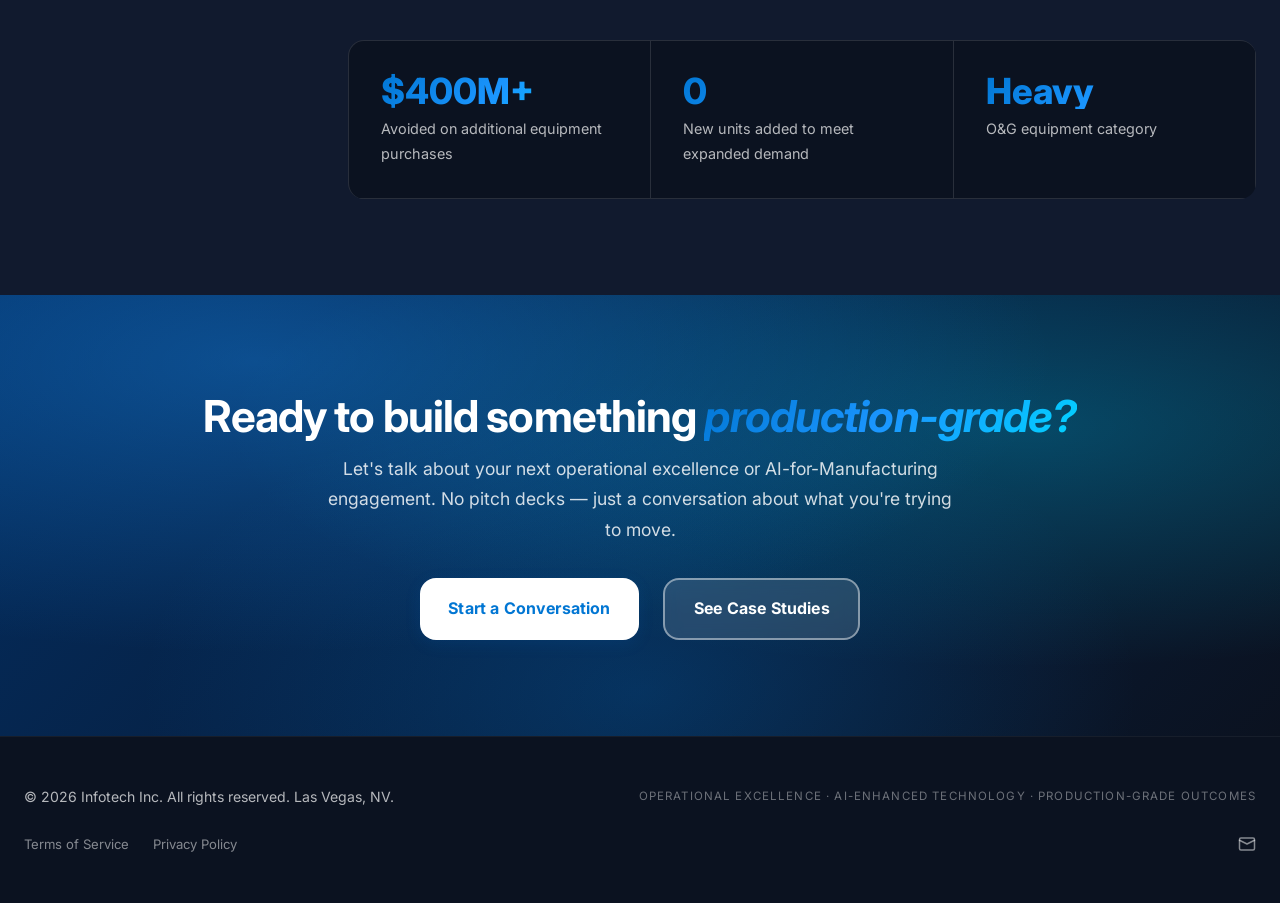
<file: case-study.html>
<!DOCTYPE html>
<html lang="en">
<head>
<meta charset="UTF-8">
<meta name="viewport" content="width=device-width, initial-scale=1">
<title>Manufacturing Case Studies | Info-Tech-Services</title>
<meta name="description" content="Two real engagements: steel fabrication with +12% OEE and 88% space savings, plus $400M+ O&G capital cost avoidance. See the outcomes and methodology.">
<meta name="keywords" content="manufacturing case study, OEE improvement case study, Lean Manufacturing case study, Toyota Production System case study, reliability centered maintenance consulting, TPM consulting case study, steel fabrication lean consulting, oil and gas maintenance productivity, capital cost avoidance manufacturing, operational excellence consulting case study, plant layout re-engineering, WIP reduction case study, lead time reduction consulting, Lean Six Sigma manufacturing consulting, Info-Tech-Services OpEx consulting, Infotech Inc">
<meta name="robots" content="index, follow, max-image-preview:large, max-snippet:-1, max-video-preview:-1">
<meta name="author" content="Infotech Inc.">
<meta name="theme-color" content="#0176d3">
<link rel="canonical" href="https://info-tech-services.com/case-study.html">
<link rel="icon" type="image/svg+xml" href="/favicon.svg">
<link rel="apple-touch-icon" href="/favicon.svg">
<meta property="og:type" content="website">
<meta property="og:url" content="https://info-tech-services.com/case-study.html">
<meta property="og:title" content="Manufacturing Case Studies | Info-Tech-Services">
<meta property="og:description" content="Two real engagements: steel fabrication with +12% OEE and 88% space savings, plus $400M+ O&G capital cost avoidance. See the outcomes and methodology.">
<meta property="og:image" content="https://info-tech-services.com/assets/og-image.svg">
<meta property="og:image:width" content="1200">
<meta property="og:image:height" content="630">
<meta property="og:image:alt" content="Info-Tech-Services — Operational Excellence & AI-Enhanced Technology">
<meta property="og:site_name" content="Info-Tech-Services">
<meta property="og:locale" content="en_US">
<meta name="twitter:card" content="summary_large_image">
<meta name="twitter:title" content="Manufacturing Case Studies | Info-Tech-Services">
<meta name="twitter:description" content="Two real engagements: steel fabrication with +12% OEE and 88% space savings, plus $400M+ O&G capital cost avoidance. See the outcomes and methodology.">
<meta name="twitter:image" content="https://info-tech-services.com/assets/og-image.svg">
<meta name="twitter:image:alt" content="Info-Tech-Services — Operational Excellence & AI-Enhanced Technology">
<link rel="preconnect" href="https://fonts.googleapis.com">
<link rel="preconnect" href="https://fonts.gstatic.com" crossorigin>
<link rel="stylesheet" href="https://fonts.googleapis.com/css2?family=Inter:wght@300;400;500;600;700;800;900&display=swap">
<link rel="stylesheet" href="/assets/site.css">
<script type="application/ld+json">{"@context": "https://schema.org", "@type": "Organization", "name": "Info-Tech-Services", "legalName": "Infotech Inc.", "url": "https://info-tech-services.com", "logo": "https://info-tech-services.com/assets/og-image.svg", "email": "info@info-tech-services.com", "address": {"@type": "PostalAddress", "addressLocality": "Las Vegas", "addressRegion": "NV", "addressCountry": "US"}, "description": "Operational excellence and AI-enhanced technology consulting for mid-market and enterprise manufacturers."}</script>
<script type="application/ld+json">{"@context": "https://schema.org", "@type": "WebSite", "name": "Info-Tech-Services", "url": "https://info-tech-services.com"}</script>
<script type="application/ld+json">{"@context": "https://schema.org", "@type": "BreadcrumbList", "itemListElement": [{"@type": "ListItem", "position": 1, "name": "Home", "item": "https://info-tech-services.com/"}, {"@type": "ListItem", "position": 2, "name": "Case Studies", "item": "https://info-tech-services.com/case-study.html"}]}</script>
<script type="application/ld+json">{"@context": "https://schema.org", "@type": "Article", "headline": "Proof of work: Two manufacturing case studies", "author": {"@type": "Organization", "name": "Info-Tech-Services"}, "publisher": {"@type": "Organization", "name": "Info-Tech-Services"}, "datePublished": "2026-04-13"}</script>
</head>
<body>
<a class="skip-link" href="#main">Skip to content</a>
<header class="site-header">
<nav class="site-nav">
  <div class="nav-container">
    <a href="/" class="nav-logo" aria-label="Info-Tech-Services home">
      <span class="logo-text">Info-Tech-Services</span>
      <span class="site-tagline">Operational Excellence &amp; AI-Enhanced Technology</span>
    </a>
    <button class="nav-hamburger" aria-label="Menu" aria-expanded="false"
            onclick="this.setAttribute('aria-expanded', this.getAttribute('aria-expanded')==='true'?'false':'true'); document.getElementById('navLinks').classList.toggle('nav-open');">
      <span></span><span></span><span></span>
    </button>
    <ul class="nav-links" id="navLinks">
      <li><a href="/services.html">Services</a></li>
      <li><a href="/ai-for-manufacturing.html">AI for Manufacturing</a></li>
      <li><a href="/case-study.html" class="active">Case Studies</a></li>
      <li><a href="/credentials.html">Clients</a></li>
      <li><a href="/about.html">About</a></li>
      <li><a href="/contact.html">Contact</a></li>
    </ul>
    <a href="/contact.html" class="nav-cta">Start a Project</a>
  </div>
</nav>
</header>
<main id="main">
<section class="cs-hero">
  <div class="container">
    <div class="eyebrow eyebrow-on-dark">Case Studies</div>
    <h1>Proof of work, <em>not a pitch.</em></h1>
    <p class="lead">Two engagements selected from our portfolio. Real facilities, real numbers, real outcomes. Client names withheld pending permission to publish.</p>
    <dl class="cs-meta">
      <div><dt>Engagement 1</dt><dd>Steel Fabrication</dd></div>
      <div><dt>Engagement 2</dt><dd>Heavy O&amp;G Maintenance</dd></div>
      <div><dt>Focus</dt><dd>Operational Excellence</dd></div>
      <div><dt>Outcome Type</dt><dd>Production-grade</dd></div>
    </dl>
  </div>
</section>

<!-- =========== CASE STUDY 1 =========== -->

<section class="narrative">
  <div class="container">
    <div class="narrative-layout">
      <div class="narrative-label">Case Study 01 · Overview</div>
      <div>
        <h2>Steel fabrication: a 95,000&nbsp;sq&nbsp;ft facility, <em>re-engineered.</em></h2>
        <p>A steel fabrication operation needed more than incremental improvement — the facility layout, maintenance program, and work management systems all required a ground-up rebuild. We led the full re-engineering effort: facility redesign, preventive maintenance (PM) and reliability-centered maintenance (RCM) program launch, and the operating cadence that keeps both working.</p>
        <p><strong>Client name:</strong> withheld pending permission to publish</p>
      </div>
    </div>
  </div>
</section>

<section class="narrative">
  <div class="container">
    <div class="narrative-layout">
      <div class="narrative-label">Case Study 01 · What we did</div>
      <div>
        <h2>Eight workstreams. <em>One operating layer.</em></h2>
        <p>The engagement ran in eight parallel workstreams, all tied to measurable KPIs and a single operating cadence:</p>
        <ul style="list-style:none; padding:0; margin:1rem 0;">
          <li style="padding:.75rem 0; border-bottom:1px solid var(--border);"><strong>01.</strong> Re-engineered a 95,000&nbsp;sq&nbsp;ft facility — layout, flow, and material handling.</li>
          <li style="padding:.75rem 0; border-bottom:1px solid var(--border);"><strong>02.</strong> Launched preventive maintenance (PM) and reliability-centered maintenance (RCM) programs from scratch.</li>
          <li style="padding:.75rem 0; border-bottom:1px solid var(--border);"><strong>03.</strong> Identified low-reliability / high-failure-rate equipment via RCM analysis.</li>
          <li style="padding:.75rem 0; border-bottom:1px solid var(--border);"><strong>04.</strong> Set maintenance labor capacities and weekly operations asset targets.</li>
          <li style="padding:.75rem 0; border-bottom:1px solid var(--border);"><strong>05.</strong> Established backlog targets, PM schedules, and work history reporting.</li>
          <li style="padding:.75rem 0; border-bottom:1px solid var(--border);"><strong>06.</strong> Instrumented schedule compliance tracking.</li>
          <li style="padding:.75rem 0; border-bottom:1px solid var(--border);"><strong>07.</strong> Ran failure analysis and reliability reviews on a weekly cadence.</li>
          <li style="padding:.75rem 0;"><strong>08.</strong> Rebuilt the daily management cadence from Tier 1 to Tier 4.</li>
        </ul>
      </div>
    </div>
  </div>
</section>

<section class="narrative">
  <div class="container">
    <div class="narrative-layout">
      <div class="narrative-label">Case Study 01 · Outcomes</div>
      <div>
        <h2>Measured, <em>not estimated.</em></h2>
        <p>Every number below was measured against a locked baseline, not estimated.</p>
        <div class="results-grid">
          <div><div class="result-num">+12%</div><span class="result-label">Overall Equipment Effectiveness (OEE) gain</span></div>
          <div><div class="result-num">88%</div><span class="result-label">Space savings</span></div>
          <div><div class="result-num">97%</div><span class="result-label">Work-in-process (WIP) cut</span></div>
          <div><div class="result-num">93%</div><span class="result-label">Shorter lead times</span></div>
          <div><div class="result-num">99%</div><span class="result-label">Faster error detection</span></div>
          <div><div class="result-num">44%</div><span class="result-label">Labor savings</span></div>
          <div><div class="result-num">91%</div><span class="result-label">Less walking</span></div>
          <div><div class="result-num">+123%</div><span class="result-label">Higher output per associate</span></div>
          <div><div class="result-num">95K</div><span class="result-label">Square feet re-engineered</span></div>
        </div>
      </div>
    </div>
  </div>
</section>

<!-- =========== CASE STUDY 2 =========== -->

<section class="narrative" style="background:var(--ink); color:#fff; border-bottom:0;">
  <div class="container">
    <div class="narrative-layout">
      <div class="narrative-label" style="color:var(--accent-blue);">Case Study 02 · Overview</div>
      <div>
        <h2 style="color:#fff;">Heavy O&amp;G maintenance productivity: <em>$400M+ cost avoidance.</em></h2>
        <p style="color:rgba(255,255,255,0.82);">A heavy oil &amp; gas operator was facing rising customer expectations that the existing equipment fleet could not meet at the current productivity level. The default response was a very large capital program to <em>procure additional</em> heavy equipment. We led maintenance productivity improvements that raised the output of the existing fleet enough to meet the new demand — eliminating the need for the additional purchases. The result: cost avoidance on the planned acquisition of additional heavy equipment that exceeded <strong style="color:#fff;">$400,000,000</strong>.</p>
        <p style="color:rgba(255,255,255,0.82);"><strong>Client name:</strong> withheld pending permission to publish</p>
      </div>
    </div>
  </div>
</section>

<section class="narrative" style="background:var(--ink-2); color:#fff; border-bottom:0;">
  <div class="container">
    <div class="narrative-layout">
      <div class="narrative-label" style="color:var(--accent-blue);">Case Study 02 · What we did</div>
      <div>
        <h2 style="color:#fff;">More output from the <em>same fleet.</em></h2>
        <p style="color:rgba(255,255,255,0.82);">Rather than adding equipment to meet increased customer expectations, we attacked the productivity problem at the root — reliability, planning, scheduling, and short-interval controls discipline across the existing fleet. Every additional unit of output we unlocked from current assets was one fewer unit the capital program needed to buy. The incremental throughput met the new demand target without a single line item of additional equipment.</p>
        <div class="results-grid" style="background:var(--ink); border-color:rgba(255,255,255,0.12);">
          <div style="border-color:rgba(255,255,255,0.12);"><div class="result-num">$400M+</div><span class="result-label" style="color:rgba(255,255,255,0.7);">Avoided on additional equipment purchases</span></div>
          <div style="border-color:rgba(255,255,255,0.12);"><div class="result-num">0</div><span class="result-label" style="color:rgba(255,255,255,0.7);">New units added to meet expanded demand</span></div>
          <div style="border-color:rgba(255,255,255,0.12);"><div class="result-num">Heavy</div><span class="result-label" style="color:rgba(255,255,255,0.7);">O&amp;G equipment category</span></div>
        </div>
      </div>
    </div>
  </div>
</section>

<section class="cta-block dark">
  <div class="container">
    <h2>Ready to build something <em>production-grade?</em></h2>
    <p>Let's talk about your next operational excellence or AI-for-Manufacturing engagement. No pitch decks — just a conversation about what you're trying to move.</p>
    <div class="cta-buttons">
      <a class="btn btn-light" href="/contact.html">Start a Conversation</a>
      <a class="btn btn-ghost-light" href="/case-study.html">See Case Studies</a>
    </div>
  </div>
</section>
</main>

<footer class="site-footer">
  <div class="footer-copy">© 2026 Infotech Inc. All rights reserved. Las Vegas, NV.</div>
  <div class="footer-note">Operational Excellence · AI-Enhanced Technology · Production-Grade Outcomes</div>
  <div class="footer-links">
    <a href="/terms.html">Terms of Service</a>
    <a href="/privacy.html">Privacy Policy</a>
  </div>
  <div class="footer-social">
    <a href="mailto:info@info-tech-services.com" aria-label="Email us">
      <svg width="18" height="18" viewBox="0 0 24 24" fill="none" stroke="currentColor" stroke-width="2" stroke-linecap="round" stroke-linejoin="round"><rect x="2" y="4" width="20" height="16" rx="2"/><path d="m22 7-10 5L2 7"/></svg>
    </a>
  </div>
</footer>
</body>
</html>
</file>
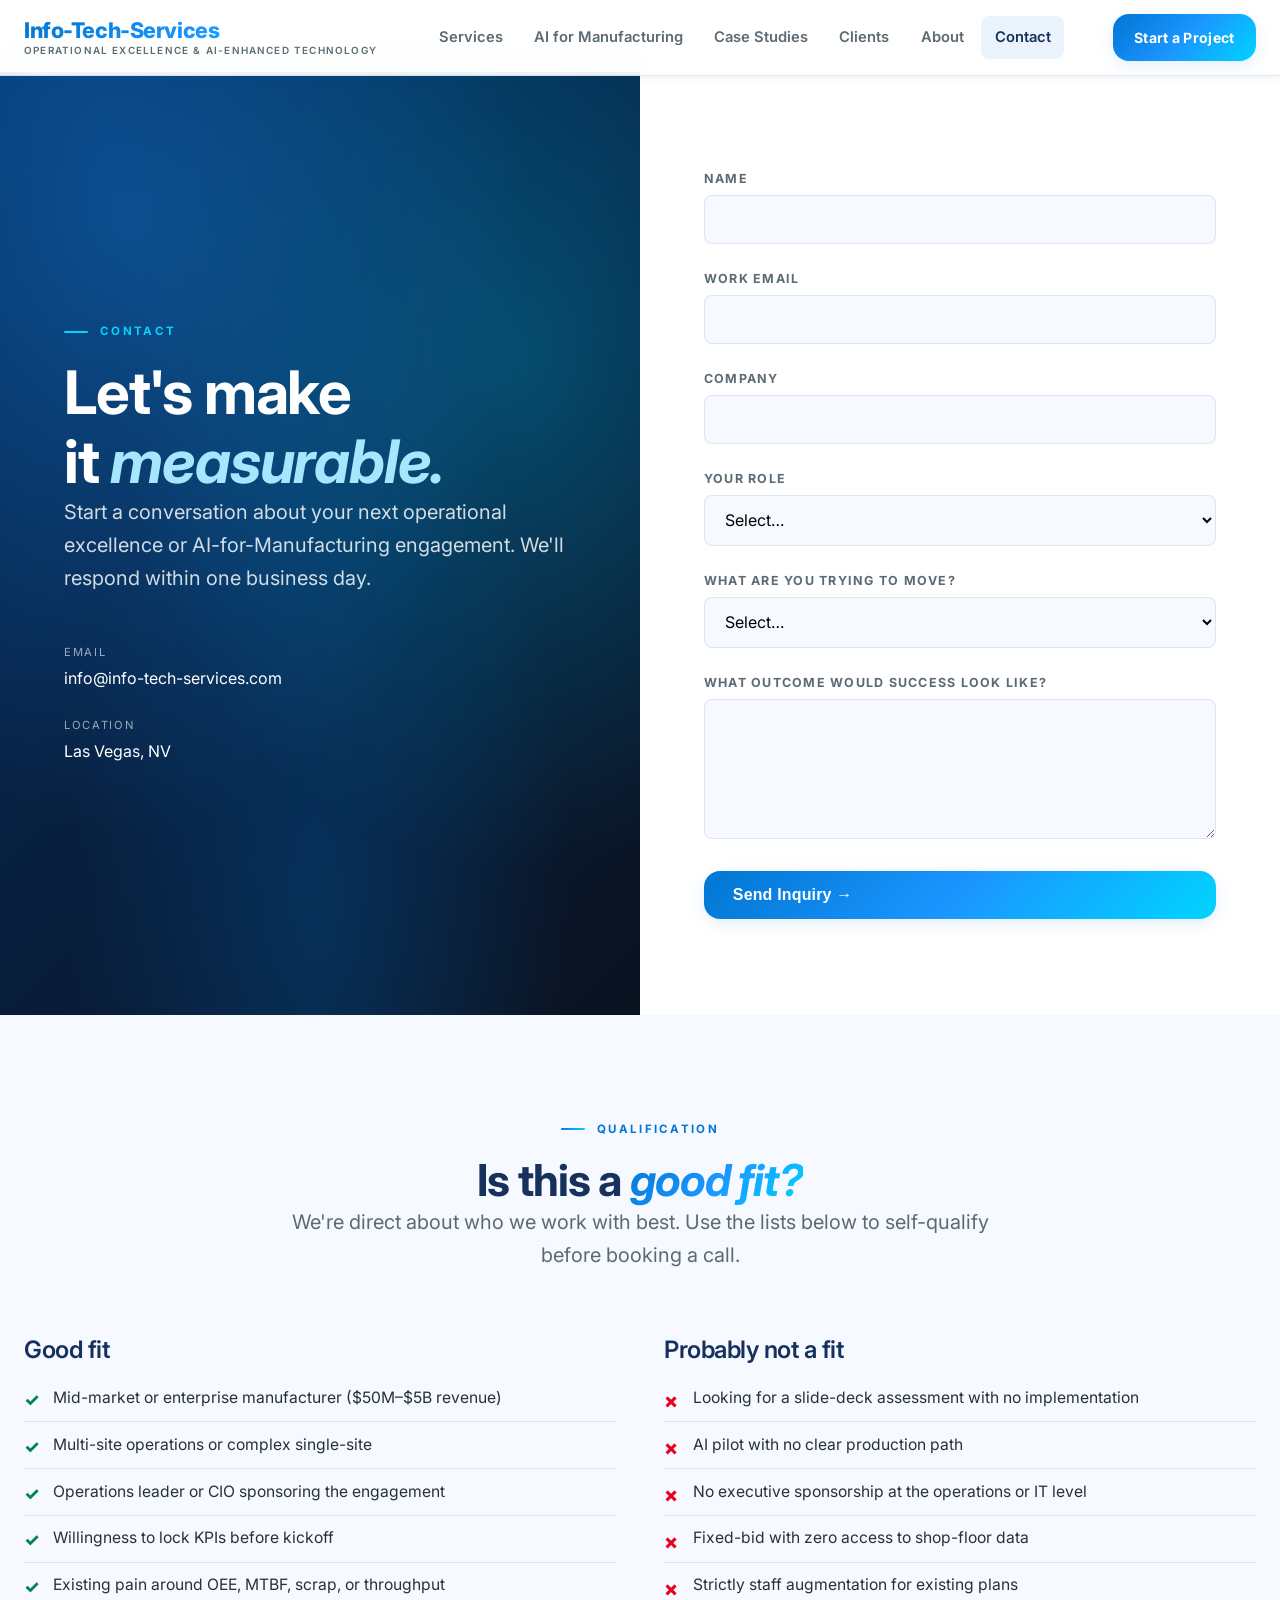
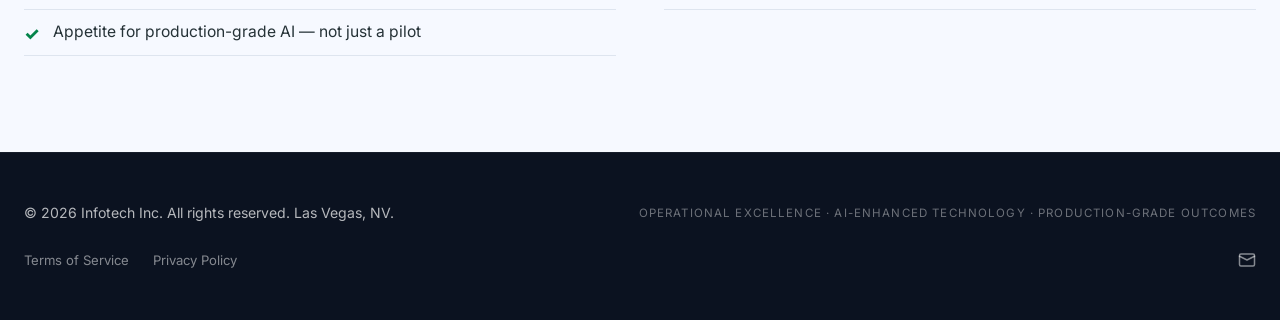
<file: contact.html>
<!DOCTYPE html>
<html lang="en">
<head>
<meta charset="UTF-8">
<meta name="viewport" content="width=device-width, initial-scale=1">
<title>Contact Info-Tech-Services | OpEx & AI Consulting</title>
<meta name="description" content="Start a conversation about your next operational excellence or AI for Manufacturing engagement. Based in Las Vegas, NV. Response in one business day.">
<meta name="keywords" content="contact manufacturing consultant, manufacturing consulting Las Vegas, operational excellence consulting inquiry, Lean Manufacturing consulting contact, Toyota Production System consultant contact, AI for manufacturing consulting inquiry, AI automation inquiry, MES implementation inquiry, cloud architecture and migration inquiry, digital transformation manufacturing, enterprise IT services contact, managed IT services inquiry, CIO advisory manufacturing, Info-Tech-Services management consulting, Info-Tech-Services AI automation, Infotech Inc">
<meta name="robots" content="index, follow, max-image-preview:large, max-snippet:-1, max-video-preview:-1">
<meta name="author" content="Infotech Inc.">
<meta name="theme-color" content="#0176d3">
<link rel="canonical" href="https://info-tech-services.com/contact.html">
<link rel="icon" type="image/svg+xml" href="/favicon.svg">
<link rel="apple-touch-icon" href="/favicon.svg">
<meta property="og:type" content="website">
<meta property="og:url" content="https://info-tech-services.com/contact.html">
<meta property="og:title" content="Contact Info-Tech-Services | OpEx & AI Consulting">
<meta property="og:description" content="Start a conversation about your next operational excellence or AI for Manufacturing engagement. Based in Las Vegas, NV. Response in one business day.">
<meta property="og:image" content="https://info-tech-services.com/assets/og-image.svg">
<meta property="og:image:width" content="1200">
<meta property="og:image:height" content="630">
<meta property="og:image:alt" content="Info-Tech-Services — Operational Excellence & AI-Enhanced Technology">
<meta property="og:site_name" content="Info-Tech-Services">
<meta property="og:locale" content="en_US">
<meta name="twitter:card" content="summary_large_image">
<meta name="twitter:title" content="Contact Info-Tech-Services | OpEx & AI Consulting">
<meta name="twitter:description" content="Start a conversation about your next operational excellence or AI for Manufacturing engagement. Based in Las Vegas, NV. Response in one business day.">
<meta name="twitter:image" content="https://info-tech-services.com/assets/og-image.svg">
<meta name="twitter:image:alt" content="Info-Tech-Services — Operational Excellence & AI-Enhanced Technology">
<link rel="preconnect" href="https://fonts.googleapis.com">
<link rel="preconnect" href="https://fonts.gstatic.com" crossorigin>
<link rel="stylesheet" href="https://fonts.googleapis.com/css2?family=Inter:wght@300;400;500;600;700;800;900&display=swap">
<link rel="stylesheet" href="/assets/site.css">
<script type="application/ld+json">{"@context": "https://schema.org", "@type": "Organization", "name": "Info-Tech-Services", "legalName": "Infotech Inc.", "url": "https://info-tech-services.com", "logo": "https://info-tech-services.com/assets/og-image.svg", "email": "info@info-tech-services.com", "address": {"@type": "PostalAddress", "addressLocality": "Las Vegas", "addressRegion": "NV", "addressCountry": "US"}, "description": "Operational excellence and AI-enhanced technology consulting for mid-market and enterprise manufacturers."}</script>
<script type="application/ld+json">{"@context": "https://schema.org", "@type": "WebSite", "name": "Info-Tech-Services", "url": "https://info-tech-services.com"}</script>
<script type="application/ld+json">{"@context": "https://schema.org", "@type": "BreadcrumbList", "itemListElement": [{"@type": "ListItem", "position": 1, "name": "Home", "item": "https://info-tech-services.com/"}, {"@type": "ListItem", "position": 2, "name": "Contact", "item": "https://info-tech-services.com/contact.html"}]}</script>
<script type="application/ld+json">{"@context": "https://schema.org", "@type": "ContactPage", "name": "Contact Info-Tech-Services", "url": "https://info-tech-services.com/contact.html"}</script>
<script type="application/ld+json">{"@context": "https://schema.org", "@type": "LocalBusiness", "name": "Info-Tech-Services", "legalName": "Infotech Inc.", "url": "https://info-tech-services.com", "email": "info@info-tech-services.com", "address": {"@type": "PostalAddress", "addressLocality": "Las Vegas", "addressRegion": "NV", "addressCountry": "US"}}</script>
</head>
<body>
<a class="skip-link" href="#main">Skip to content</a>
<header class="site-header">
<nav class="site-nav">
  <div class="nav-container">
    <a href="/" class="nav-logo" aria-label="Info-Tech-Services home">
      <span class="logo-text">Info-Tech-Services</span>
      <span class="site-tagline">Operational Excellence &amp; AI-Enhanced Technology</span>
    </a>
    <button class="nav-hamburger" aria-label="Menu" aria-expanded="false"
            onclick="this.setAttribute('aria-expanded', this.getAttribute('aria-expanded')==='true'?'false':'true'); document.getElementById('navLinks').classList.toggle('nav-open');">
      <span></span><span></span><span></span>
    </button>
    <ul class="nav-links" id="navLinks">
      <li><a href="/services.html">Services</a></li>
      <li><a href="/ai-for-manufacturing.html">AI for Manufacturing</a></li>
      <li><a href="/case-study.html">Case Studies</a></li>
      <li><a href="/credentials.html">Clients</a></li>
      <li><a href="/about.html">About</a></li>
      <li><a href="/contact.html" class="active">Contact</a></li>
    </ul>
    <a href="/contact.html" class="nav-cta">Start a Project</a>
  </div>
</nav>
</header>
<main id="main">
<section class="contact-split">
  <div class="contact-left">
    <div class="eyebrow eyebrow-on-dark">Contact</div>
    <h1>Let's make it <em>measurable.</em></h1>
    <p class="lead">Start a conversation about your next operational excellence or AI-for-Manufacturing engagement. We'll respond within one business day.</p>
    <div class="contact-info">
      <div><span>Email</span><a href="mailto:info@info-tech-services.com">info@info-tech-services.com</a></div>
      <div><span>Location</span>Las Vegas, NV</div>
    </div>
  </div>
  <div class="contact-right">
    <form class="contact-form" action="mailto:info@info-tech-services.com" method="POST" enctype="text/plain" aria-label="Contact form">
      <div>
        <label for="name">Name</label>
        <input type="text" id="name" name="name" required>
      </div>
      <div>
        <label for="email">Work email</label>
        <input type="email" id="email" name="email" required>
      </div>
      <div>
        <label for="company">Company</label>
        <input type="text" id="company" name="company">
      </div>
      <div>
        <label for="role">Your role</label>
        <select id="role" name="role">
          <option value="">Select…</option>
          <option>COO / VP Operations</option>
          <option>CIO / CTO</option>
          <option>IT Director</option>
          <option>Plant Manager</option>
          <option>Engineering Leadership</option>
          <option>Other</option>
        </select>
      </div>
      <div>
        <label for="topic">What are you trying to move?</label>
        <select id="topic" name="topic">
          <option value="">Select…</option>
          <option>Operational Excellence program</option>
          <option>Toyota Production System / Lean rollout</option>
          <option>Lean Six Sigma implementation</option>
          <option>TPM / Reliability program</option>
          <option>AI for Manufacturing</option>
          <option>MES / ERP implementation</option>
          <option>Cloud migration</option>
          <option>CIO Advisory</option>
          <option>Other</option>
        </select>
      </div>
      <div>
        <label for="message">What outcome would success look like?</label>
        <textarea id="message" name="message" required></textarea>
      </div>
      <button type="submit" class="btn btn-primary">Send Inquiry →</button>
    </form>
  </div>
</section>

<section class="fit-section">
  <div class="container">
    <div class="section-head centered">
      <div class="eyebrow">Qualification</div>
      <h2>Is this a <em>good fit?</em></h2>
      <p class="lead">We're direct about who we work with best. Use the lists below to self-qualify before booking a call.</p>
    </div>
    <div class="fit-grid">
      <div class="fit-col good">
        <h3>Good fit</h3>
        <ul>
          <li>Mid-market or enterprise manufacturer ($50M–$5B revenue)</li>
          <li>Multi-site operations or complex single-site</li>
          <li>Operations leader or CIO sponsoring the engagement</li>
          <li>Willingness to lock KPIs before kickoff</li>
          <li>Existing pain around OEE, MTBF, scrap, or throughput</li>
          <li>Appetite for production-grade AI — not just a pilot</li>
        </ul>
      </div>
      <div class="fit-col not-fit">
        <h3>Probably not a fit</h3>
        <ul>
          <li>Looking for a slide-deck assessment with no implementation</li>
          <li>AI pilot with no clear production path</li>
          <li>No executive sponsorship at the operations or IT level</li>
          <li>Fixed-bid with zero access to shop-floor data</li>
          <li>Strictly staff augmentation for existing plans</li>
        </ul>
      </div>
    </div>
  </div>
</section>
</main>

<footer class="site-footer">
  <div class="footer-copy">© 2026 Infotech Inc. All rights reserved. Las Vegas, NV.</div>
  <div class="footer-note">Operational Excellence · AI-Enhanced Technology · Production-Grade Outcomes</div>
  <div class="footer-links">
    <a href="/terms.html">Terms of Service</a>
    <a href="/privacy.html">Privacy Policy</a>
  </div>
  <div class="footer-social">
    <a href="mailto:info@info-tech-services.com" aria-label="Email us">
      <svg width="18" height="18" viewBox="0 0 24 24" fill="none" stroke="currentColor" stroke-width="2" stroke-linecap="round" stroke-linejoin="round"><rect x="2" y="4" width="20" height="16" rx="2"/><path d="m22 7-10 5L2 7"/></svg>
    </a>
  </div>
</footer>
</body>
</html>
</file>
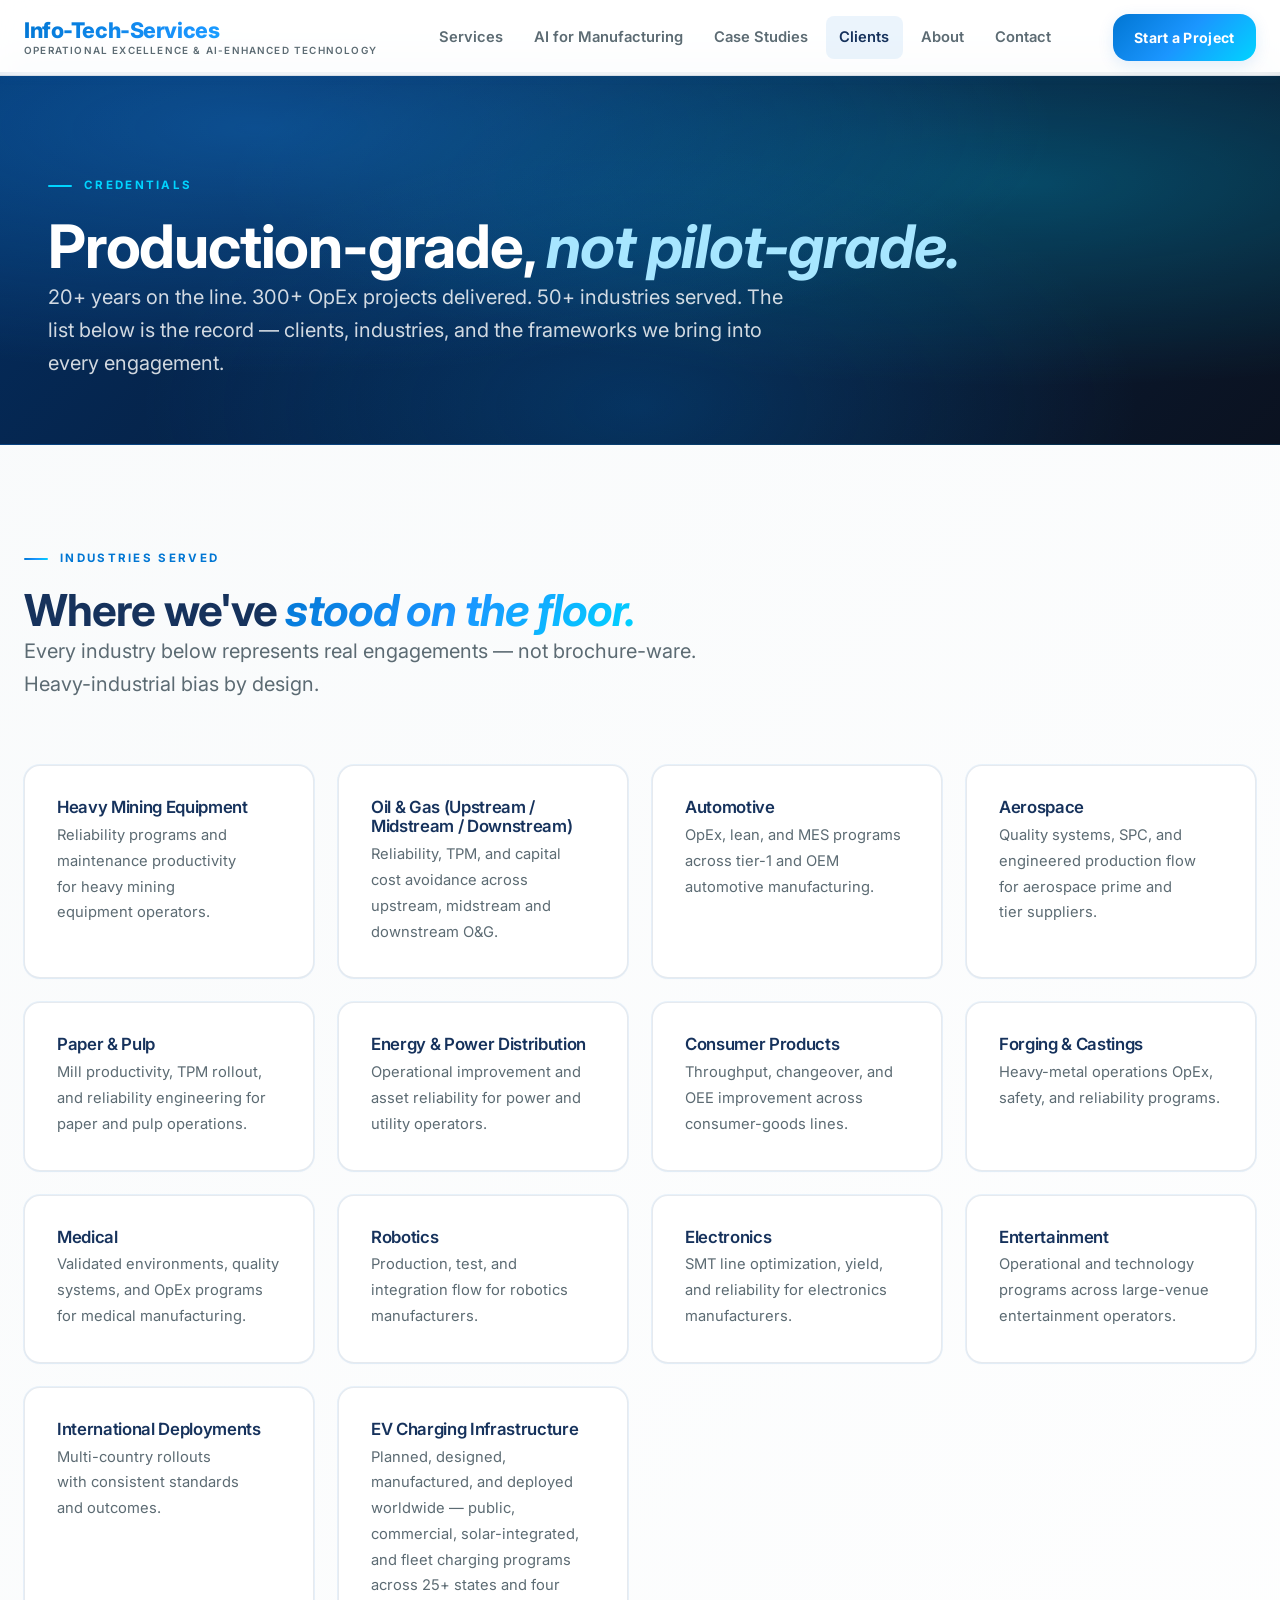
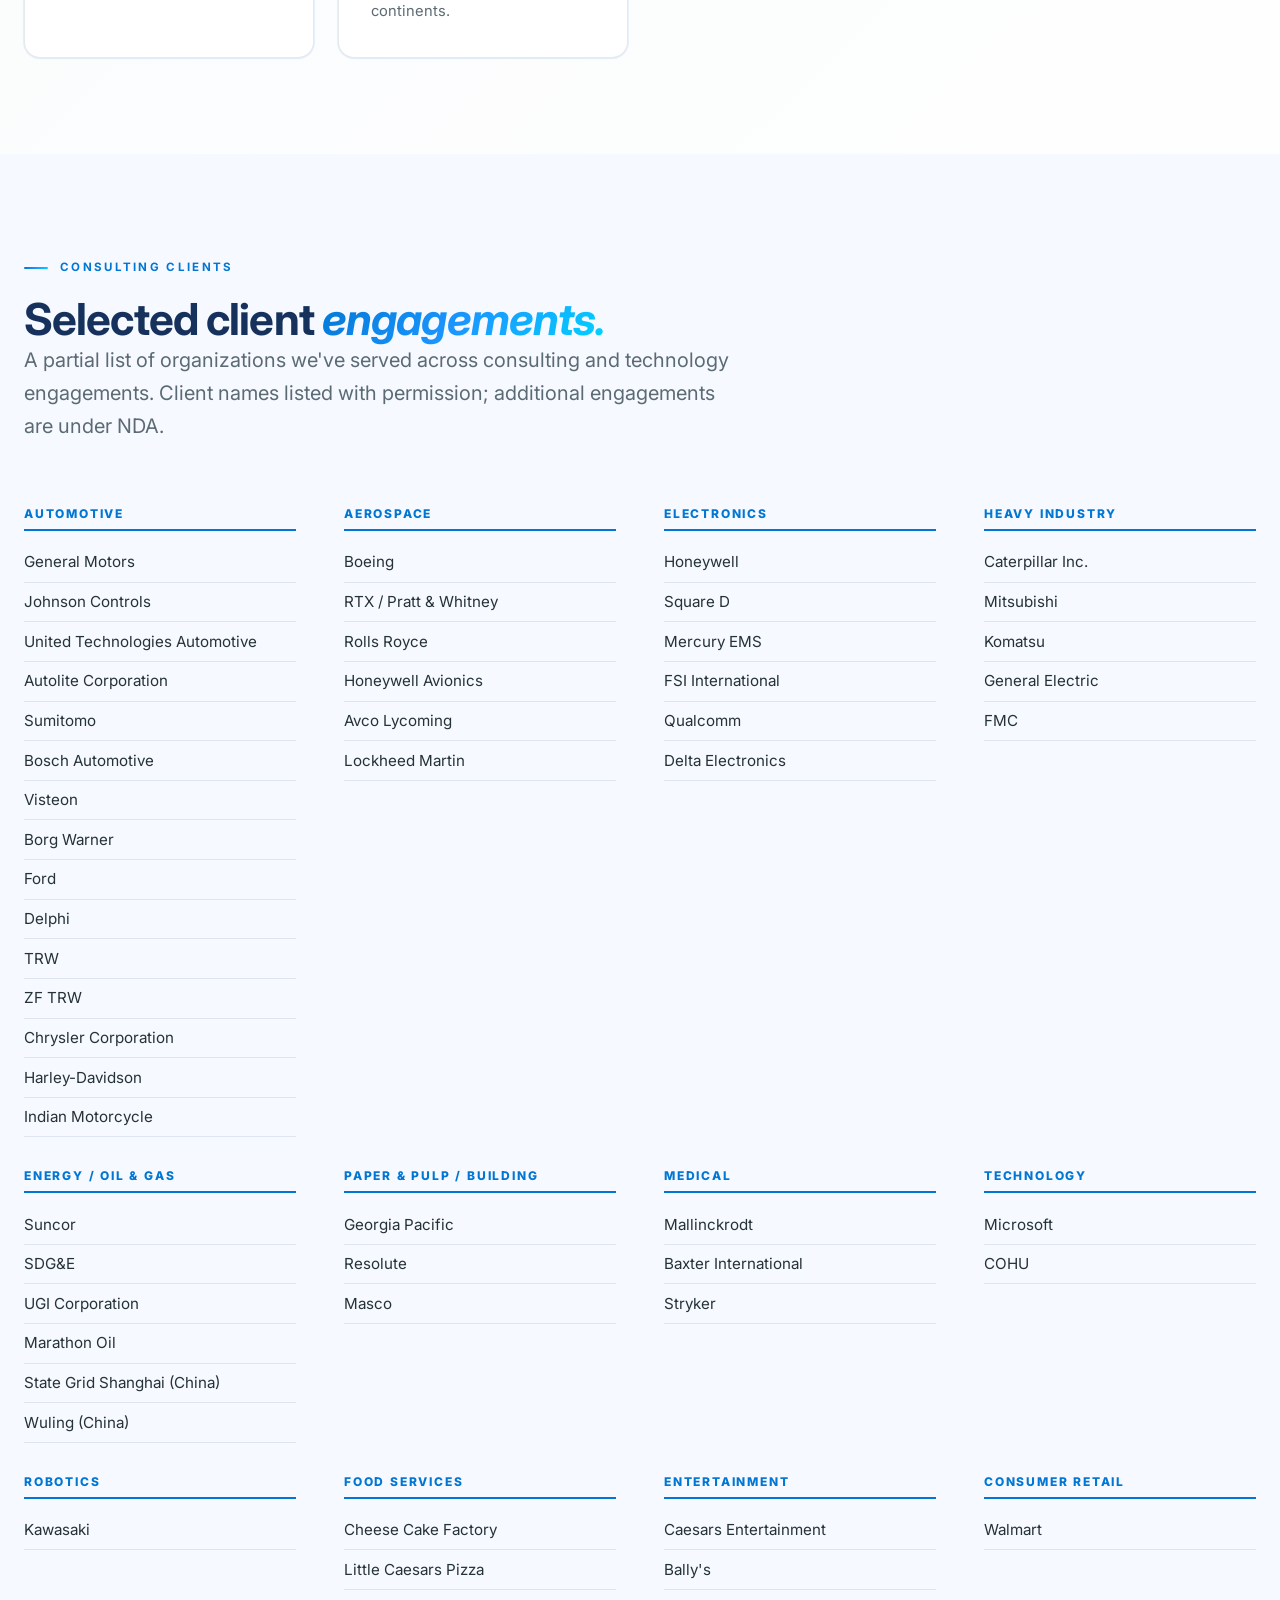
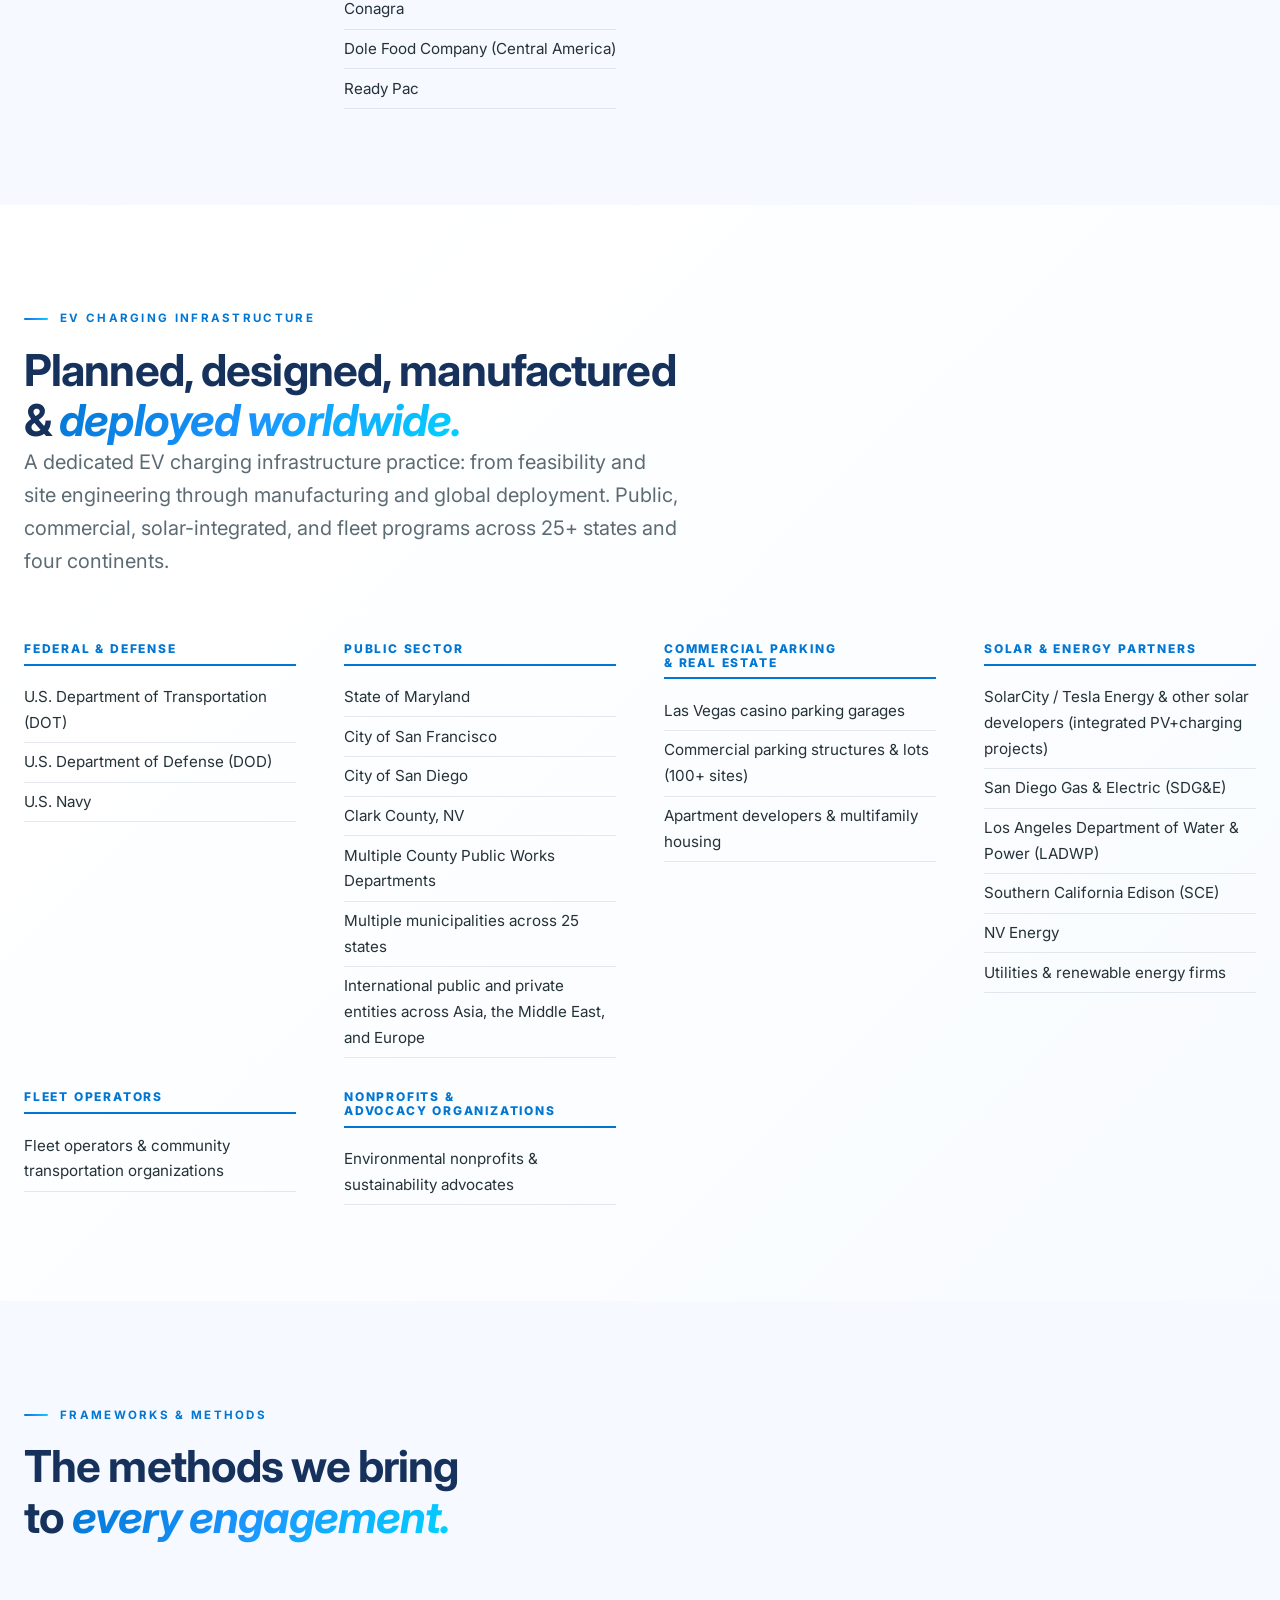
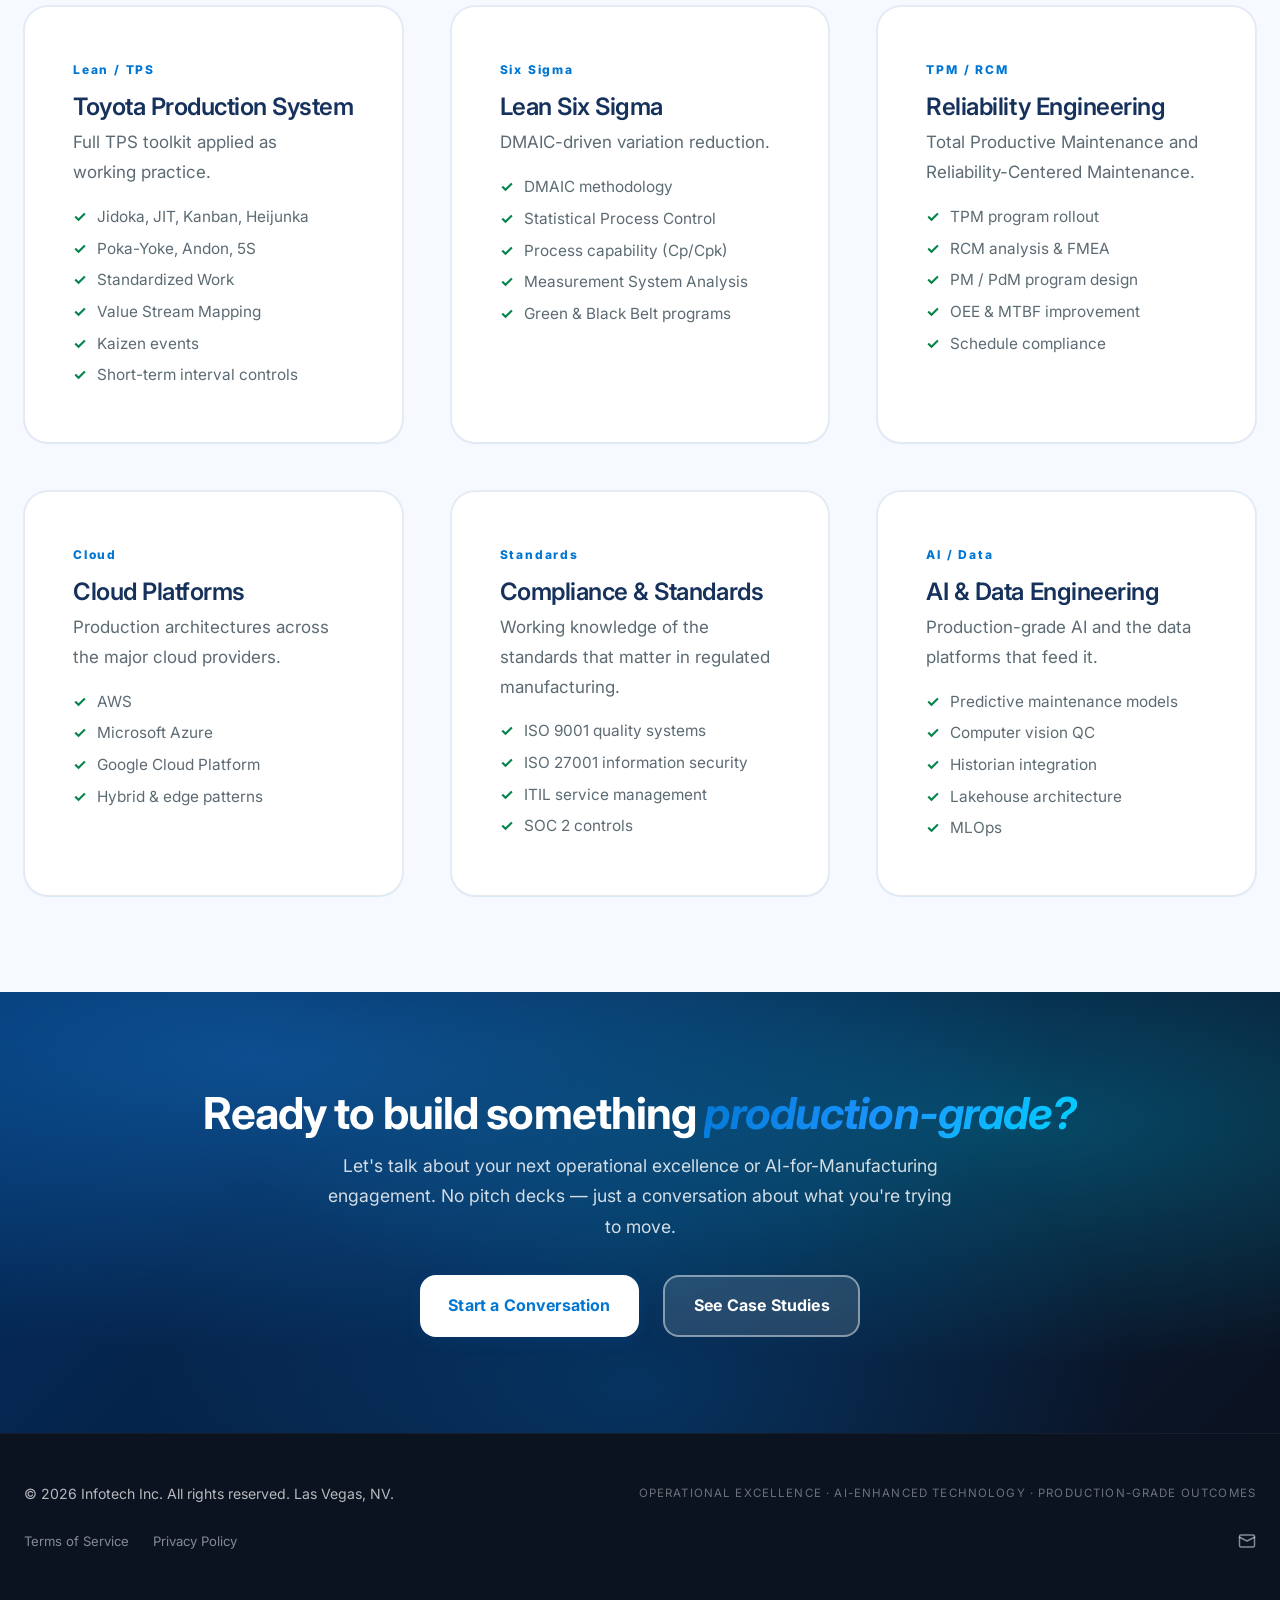
<file: credentials.html>
<!DOCTYPE html>
<html lang="en">
<head>
<meta charset="UTF-8">
<meta name="viewport" content="width=device-width, initial-scale=1">
<title>Manufacturing Consulting Credentials | Info-Tech-Services</title>
<meta name="description" content="20+ years and 300+ projects across automotive, aerospace, oil & gas, mining, paper & pulp, electronics and medical manufacturing. See the full roster.">
<meta name="keywords" content="manufacturing consulting credentials, operational excellence consulting experience, Lean Manufacturing consulting clients, Toyota Production System consultant experience, Lean Six Sigma consulting clients, automotive manufacturing consulting, aerospace manufacturing consulting, oil and gas reliability consulting, heavy industry consulting, medical manufacturing consulting, ISO 9001 manufacturing consulting, ITIL consulting, cybersecurity services, reliability centered maintenance consulting, enterprise IT services, Info-Tech-Services management consulting, Infotech Inc">
<meta name="robots" content="index, follow, max-image-preview:large, max-snippet:-1, max-video-preview:-1">
<meta name="author" content="Infotech Inc.">
<meta name="theme-color" content="#0176d3">
<link rel="canonical" href="https://info-tech-services.com/credentials.html">
<link rel="icon" type="image/svg+xml" href="/favicon.svg">
<link rel="apple-touch-icon" href="/favicon.svg">
<meta property="og:type" content="website">
<meta property="og:url" content="https://info-tech-services.com/credentials.html">
<meta property="og:title" content="Manufacturing Consulting Credentials | Info-Tech-Services">
<meta property="og:description" content="20+ years and 300+ projects across automotive, aerospace, oil & gas, mining, paper & pulp, electronics and medical manufacturing. See the full roster.">
<meta property="og:image" content="https://info-tech-services.com/assets/og-image.svg">
<meta property="og:image:width" content="1200">
<meta property="og:image:height" content="630">
<meta property="og:image:alt" content="Info-Tech-Services — Operational Excellence & AI-Enhanced Technology">
<meta property="og:site_name" content="Info-Tech-Services">
<meta property="og:locale" content="en_US">
<meta name="twitter:card" content="summary_large_image">
<meta name="twitter:title" content="Manufacturing Consulting Credentials | Info-Tech-Services">
<meta name="twitter:description" content="20+ years and 300+ projects across automotive, aerospace, oil & gas, mining, paper & pulp, electronics and medical manufacturing. See the full roster.">
<meta name="twitter:image" content="https://info-tech-services.com/assets/og-image.svg">
<meta name="twitter:image:alt" content="Info-Tech-Services — Operational Excellence & AI-Enhanced Technology">
<link rel="preconnect" href="https://fonts.googleapis.com">
<link rel="preconnect" href="https://fonts.gstatic.com" crossorigin>
<link rel="stylesheet" href="https://fonts.googleapis.com/css2?family=Inter:wght@300;400;500;600;700;800;900&display=swap">
<link rel="stylesheet" href="/assets/site.css">
<script type="application/ld+json">{"@context": "https://schema.org", "@type": "Organization", "name": "Info-Tech-Services", "legalName": "Infotech Inc.", "url": "https://info-tech-services.com", "logo": "https://info-tech-services.com/assets/og-image.svg", "email": "info@info-tech-services.com", "address": {"@type": "PostalAddress", "addressLocality": "Las Vegas", "addressRegion": "NV", "addressCountry": "US"}, "description": "Operational excellence and AI-enhanced technology consulting for mid-market and enterprise manufacturers."}</script>
<script type="application/ld+json">{"@context": "https://schema.org", "@type": "WebSite", "name": "Info-Tech-Services", "url": "https://info-tech-services.com"}</script>
<script type="application/ld+json">{"@context": "https://schema.org", "@type": "BreadcrumbList", "itemListElement": [{"@type": "ListItem", "position": 1, "name": "Home", "item": "https://info-tech-services.com/"}, {"@type": "ListItem", "position": 2, "name": "Credentials", "item": "https://info-tech-services.com/credentials.html"}]}</script>
</head>
<body>
<a class="skip-link" href="#main">Skip to content</a>
<header class="site-header">
<nav class="site-nav">
  <div class="nav-container">
    <a href="/" class="nav-logo" aria-label="Info-Tech-Services home">
      <span class="logo-text">Info-Tech-Services</span>
      <span class="site-tagline">Operational Excellence &amp; AI-Enhanced Technology</span>
    </a>
    <button class="nav-hamburger" aria-label="Menu" aria-expanded="false"
            onclick="this.setAttribute('aria-expanded', this.getAttribute('aria-expanded')==='true'?'false':'true'); document.getElementById('navLinks').classList.toggle('nav-open');">
      <span></span><span></span><span></span>
    </button>
    <ul class="nav-links" id="navLinks">
      <li><a href="/services.html">Services</a></li>
      <li><a href="/ai-for-manufacturing.html">AI for Manufacturing</a></li>
      <li><a href="/case-study.html">Case Studies</a></li>
      <li><a href="/credentials.html" class="active">Clients</a></li>
      <li><a href="/about.html">About</a></li>
      <li><a href="/contact.html">Contact</a></li>
    </ul>
    <a href="/contact.html" class="nav-cta">Start a Project</a>
  </div>
</nav>
</header>
<main id="main">
<section class="page-hero page-hero-dark">
  <div class="container">
    <div class="eyebrow eyebrow-on-dark">Credentials</div>
    <h1>Production-grade, <em>not pilot-grade.</em></h1>
    <p class="lead">20+ years on the line. 300+ OpEx projects delivered. 50+ industries served. The list below is the record — clients, industries, and the frameworks we bring into every engagement.</p>
  </div>
</section>

<section class="section">
  <div class="container">
    <div class="section-head">
      <div class="eyebrow">Industries served</div>
      <h2>Where we've <em>stood on the floor.</em></h2>
      <p class="lead">Every industry below represents real engagements — not brochure-ware. Heavy-industrial bias by design.</p>
    </div>
    <div class="industry-grid">
      <div class="industry-card"><h3>Heavy Mining Equipment</h3><p>Reliability programs and maintenance productivity for heavy mining equipment operators.</p></div>
      <div class="industry-card"><h3>Oil & Gas (Upstream / Midstream / Downstream)</h3><p>Reliability, TPM, and capital cost avoidance across upstream, midstream and downstream O&G.</p></div>
      <div class="industry-card"><h3>Automotive</h3><p>OpEx, lean, and MES programs across tier-1 and OEM automotive manufacturing.</p></div>
      <div class="industry-card"><h3>Aerospace</h3><p>Quality systems, SPC, and engineered production flow for aerospace prime and tier suppliers.</p></div>
      <div class="industry-card"><h3>Paper & Pulp</h3><p>Mill productivity, TPM rollout, and reliability engineering for paper and pulp operations.</p></div>
      <div class="industry-card"><h3>Energy &amp; Power Distribution</h3><p>Operational improvement and asset reliability for power and utility operators.</p></div>
      <div class="industry-card"><h3>Consumer Products</h3><p>Throughput, changeover, and OEE improvement across consumer-goods lines.</p></div>
      <div class="industry-card"><h3>Forging &amp; Castings</h3><p>Heavy-metal operations OpEx, safety, and reliability programs.</p></div>
      <div class="industry-card"><h3>Medical</h3><p>Validated environments, quality systems, and OpEx programs for medical manufacturing.</p></div>
      <div class="industry-card"><h3>Robotics</h3><p>Production, test, and integration flow for robotics manufacturers.</p></div>
      <div class="industry-card"><h3>Electronics</h3><p>SMT line optimization, yield, and reliability for electronics manufacturers.</p></div>
      <div class="industry-card"><h3>Entertainment</h3><p>Operational and technology programs across large-venue entertainment operators.</p></div>
      <div class="industry-card"><h3>International Deployments</h3><p>Multi-country rollouts with consistent standards and outcomes.</p></div>
      <div class="industry-card"><h3>EV Charging Infrastructure</h3><p>Planned, designed, manufactured, and deployed worldwide — public, commercial, solar-integrated, and fleet charging programs across 25+ states and four continents.</p></div>
    </div>
  </div>
</section>

<section class="section section-alt">
  <div class="container">
    <div class="section-head">
      <div class="eyebrow">Consulting clients</div>
      <h2>Selected client <em>engagements.</em></h2>
      <p class="lead">A partial list of organizations we've served across consulting and technology engagements. Client names listed with permission; additional engagements are under NDA.</p>
    </div>
    <div class="client-cols">
      <div class="client-col"><h4>Automotive</h4><ul><li>General Motors</li><li>Johnson Controls</li><li>United Technologies Automotive</li><li>Autolite Corporation</li><li>Sumitomo</li><li>Bosch Automotive</li><li>Visteon</li><li>Borg Warner</li><li>Ford</li><li>Delphi</li><li>TRW</li><li>ZF TRW</li><li>Chrysler Corporation</li><li>Harley-Davidson</li><li>Indian Motorcycle</li></ul></div>
      <div class="client-col"><h4>Aerospace</h4><ul><li>Boeing</li><li>RTX / Pratt &amp; Whitney</li><li>Rolls Royce</li><li>Honeywell Avionics</li><li>Avco Lycoming</li><li>Lockheed Martin</li></ul></div>
      <div class="client-col"><h4>Electronics</h4><ul><li>Honeywell</li><li>Square D</li><li>Mercury EMS</li><li>FSI International</li><li>Qualcomm</li><li>Delta Electronics</li></ul></div>
      <div class="client-col"><h4>Heavy Industry</h4><ul><li>Caterpillar Inc.</li><li>Mitsubishi</li><li>Komatsu</li><li>General Electric</li><li>FMC</li></ul></div>
      <div class="client-col"><h4>Energy / Oil &amp; Gas</h4><ul><li>Suncor</li><li>SDG&amp;E</li><li>UGI Corporation</li><li>Marathon Oil</li><li>State Grid Shanghai (China)</li><li>Wuling (China)</li></ul></div>
      <div class="client-col"><h4>Paper &amp; Pulp / Building</h4><ul><li>Georgia Pacific</li><li>Resolute</li><li>Masco</li></ul></div>
      <div class="client-col"><h4>Medical</h4><ul><li>Mallinckrodt</li><li>Baxter International</li><li>Stryker</li></ul></div>
      <div class="client-col"><h4>Technology</h4><ul><li>Microsoft</li><li>COHU</li></ul></div>
      <div class="client-col"><h4>Robotics</h4><ul><li>Kawasaki</li></ul></div>
      <div class="client-col"><h4>Food Services</h4><ul><li>Cheese Cake Factory</li><li>Little Caesars Pizza</li><li>Conagra</li><li>Dole Food Company (Central America)</li><li>Ready Pac</li></ul></div>
      <div class="client-col"><h4>Entertainment</h4><ul><li>Caesars Entertainment</li><li>Bally's</li></ul></div>
      <div class="client-col"><h4>Consumer Retail</h4><ul><li>Walmart</li></ul></div>
    </div>
  </div>
</section>

<section class="section">
  <div class="container">
    <div class="section-head">
      <div class="eyebrow">EV Charging Infrastructure</div>
      <h2>Planned, designed, manufactured &amp; <em>deployed worldwide.</em></h2>
      <p class="lead">A dedicated EV charging infrastructure practice: from feasibility and site engineering through manufacturing and global deployment. Public, commercial, solar-integrated, and fleet programs across 25+ states and four continents.</p>
    </div>
    <div class="client-cols">
      <div class="client-col"><h4>Federal &amp; Defense</h4><ul><li>U.S. Department of Transportation (DOT)</li><li>U.S. Department of Defense (DOD)</li><li>U.S. Navy</li></ul></div>
      <div class="client-col"><h4>Public Sector</h4><ul><li>State of Maryland</li><li>City of San Francisco</li><li>City of San Diego</li><li>Clark County, NV</li><li>Multiple County Public Works Departments</li><li>Multiple municipalities across 25 states</li><li>International public and private entities across Asia, the Middle East, and Europe</li></ul></div>
      <div class="client-col"><h4>Commercial Parking & Real Estate</h4><ul><li>Las Vegas casino parking garages</li><li>Commercial parking structures &amp; lots (100+ sites)</li><li>Apartment developers &amp; multifamily housing</li></ul></div>
      <div class="client-col"><h4>Solar &amp; Energy Partners</h4><ul><li>SolarCity / Tesla Energy &amp; other solar developers (integrated PV+charging projects)</li><li>San Diego Gas &amp; Electric (SDG&amp;E)</li><li>Los Angeles Department of Water &amp; Power (LADWP)</li><li>Southern California Edison (SCE)</li><li>NV Energy</li><li>Utilities &amp; renewable energy firms</li></ul></div>
      <div class="client-col"><h4>Fleet Operators</h4><ul><li>Fleet operators &amp; community transportation organizations</li></ul></div>
      <div class="client-col"><h4>Nonprofits &amp; Advocacy Organizations</h4><ul><li>Environmental nonprofits &amp; sustainability advocates</li></ul></div>
    </div>
  </div>
</section>

<section class="section section-alt">
  <div class="container">
    <div class="section-head">
      <div class="eyebrow">Frameworks &amp; methods</div>
      <h2>The methods we bring to <em>every engagement.</em></h2>
    </div>
    <div class="card-grid">
      <article class="card">
        <div class="card-num">Lean / TPS</div>
        <h3>Toyota Production System</h3>
        <p>Full TPS toolkit applied as working practice.</p>
        <ul>
          <li>Jidoka, JIT, Kanban, Heijunka</li>
          <li>Poka-Yoke, Andon, 5S</li>
          <li>Standardized Work</li>
          <li>Value Stream Mapping</li>
          <li>Kaizen events</li>
          <li>Short-term interval controls</li>
        </ul>
      </article>
      <article class="card">
        <div class="card-num">Six Sigma</div>
        <h3>Lean Six Sigma</h3>
        <p>DMAIC-driven variation reduction.</p>
        <ul>
          <li>DMAIC methodology</li>
          <li>Statistical Process Control</li>
          <li>Process capability (Cp/Cpk)</li>
          <li>Measurement System Analysis</li>
          <li>Green &amp; Black Belt programs</li>
        </ul>
      </article>
      <article class="card">
        <div class="card-num">TPM / RCM</div>
        <h3>Reliability Engineering</h3>
        <p>Total Productive Maintenance and Reliability-Centered Maintenance.</p>
        <ul>
          <li>TPM program rollout</li>
          <li>RCM analysis &amp; FMEA</li>
          <li>PM / PdM program design</li>
          <li>OEE &amp; MTBF improvement</li>
          <li>Schedule compliance</li>
        </ul>
      </article>
      <article class="card">
        <div class="card-num">Cloud</div>
        <h3>Cloud Platforms</h3>
        <p>Production architectures across the major cloud providers.</p>
        <ul>
          <li>AWS</li>
          <li>Microsoft Azure</li>
          <li>Google Cloud Platform</li>
          <li>Hybrid &amp; edge patterns</li>
        </ul>
      </article>
      <article class="card">
        <div class="card-num">Standards</div>
        <h3>Compliance &amp; Standards</h3>
        <p>Working knowledge of the standards that matter in regulated manufacturing.</p>
        <ul>
          <li>ISO 9001 quality systems</li>
          <li>ISO 27001 information security</li>
          <li>ITIL service management</li>
          <li>SOC 2 controls</li>
        </ul>
      </article>
      <article class="card">
        <div class="card-num">AI / Data</div>
        <h3>AI &amp; Data Engineering</h3>
        <p>Production-grade AI and the data platforms that feed it.</p>
        <ul>
          <li>Predictive maintenance models</li>
          <li>Computer vision QC</li>
          <li>Historian integration</li>
          <li>Lakehouse architecture</li>
          <li>MLOps</li>
        </ul>
      </article>
    </div>
  </div>
</section>

<section class="cta-block dark">
  <div class="container">
    <h2>Ready to build something <em>production-grade?</em></h2>
    <p>Let's talk about your next operational excellence or AI-for-Manufacturing engagement. No pitch decks — just a conversation about what you're trying to move.</p>
    <div class="cta-buttons">
      <a class="btn btn-light" href="/contact.html">Start a Conversation</a>
      <a class="btn btn-ghost-light" href="/case-study.html">See Case Studies</a>
    </div>
  </div>
</section>
</main>

<footer class="site-footer">
  <div class="footer-copy">© 2026 Infotech Inc. All rights reserved. Las Vegas, NV.</div>
  <div class="footer-note">Operational Excellence · AI-Enhanced Technology · Production-Grade Outcomes</div>
  <div class="footer-links">
    <a href="/terms.html">Terms of Service</a>
    <a href="/privacy.html">Privacy Policy</a>
  </div>
  <div class="footer-social">
    <a href="mailto:info@info-tech-services.com" aria-label="Email us">
      <svg width="18" height="18" viewBox="0 0 24 24" fill="none" stroke="currentColor" stroke-width="2" stroke-linecap="round" stroke-linejoin="round"><rect x="2" y="4" width="20" height="16" rx="2"/><path d="m22 7-10 5L2 7"/></svg>
    </a>
  </div>
</footer>
</body>
</html>
</file>
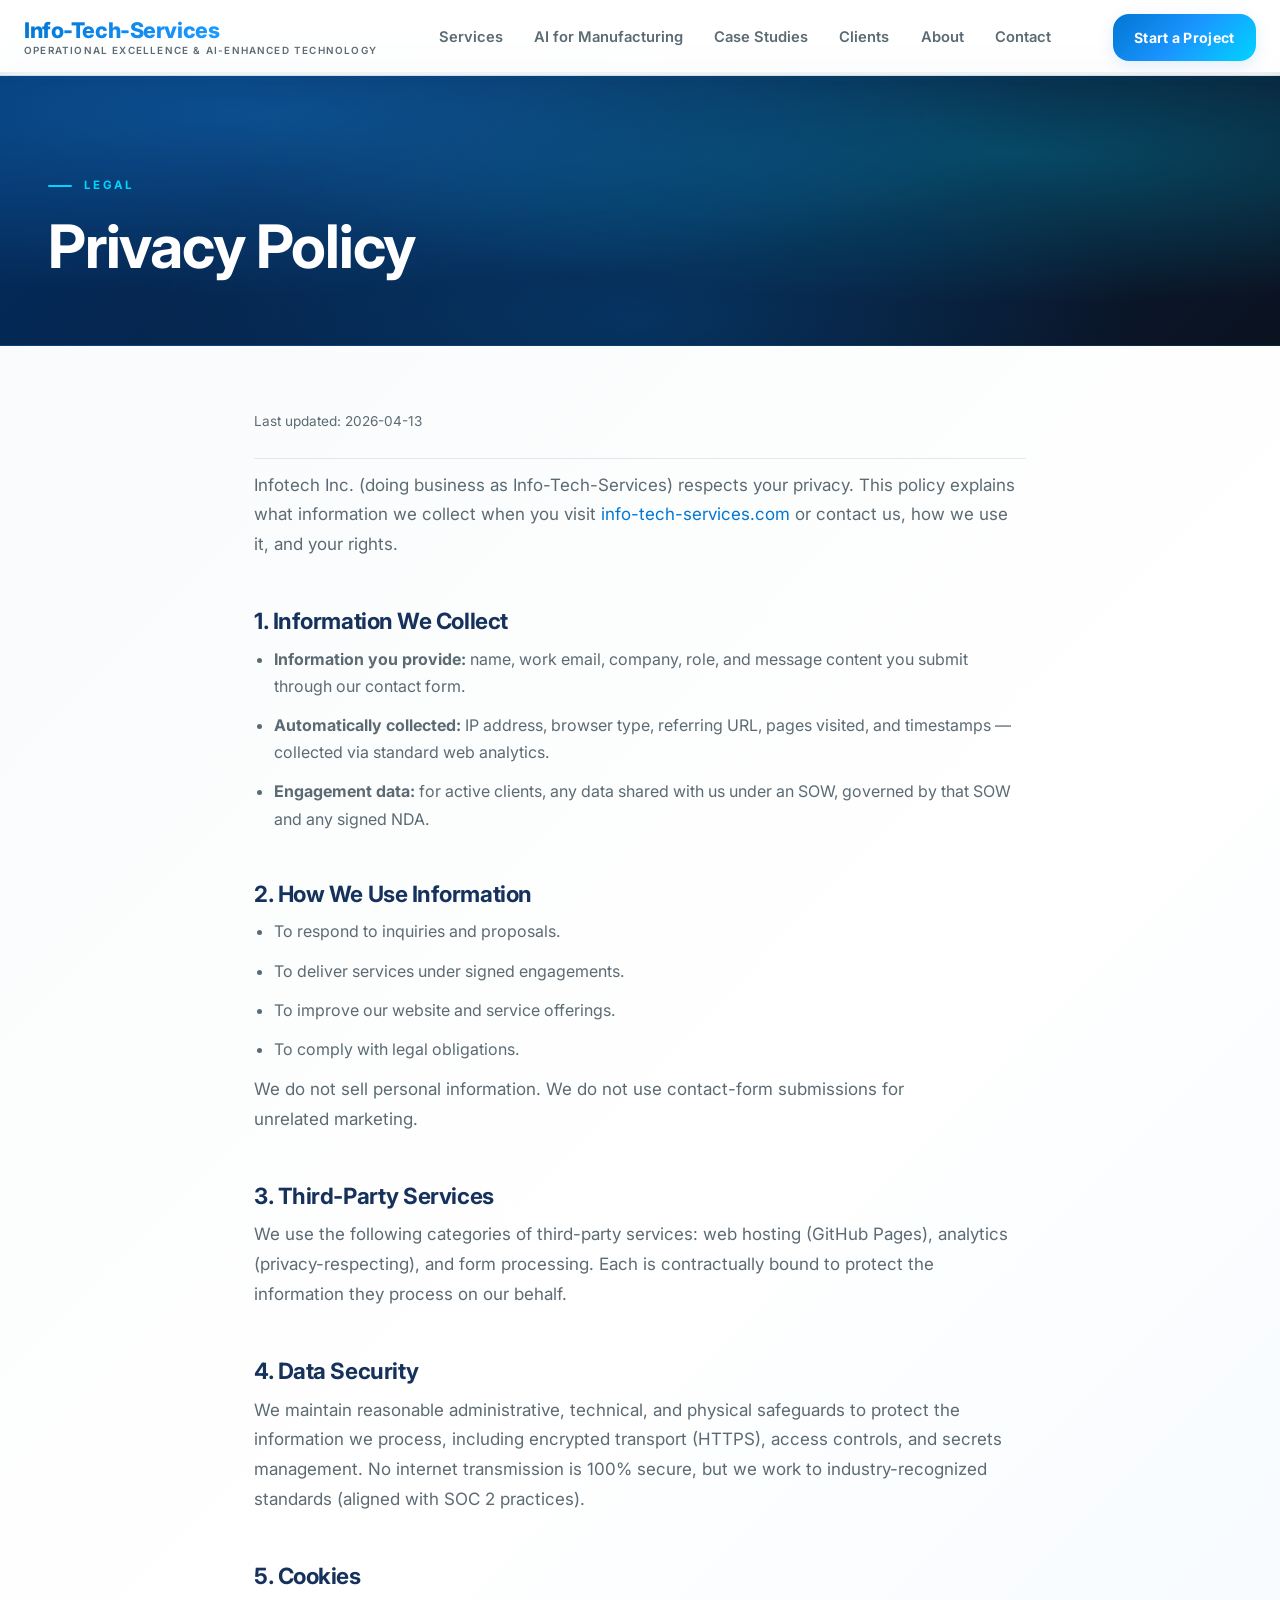
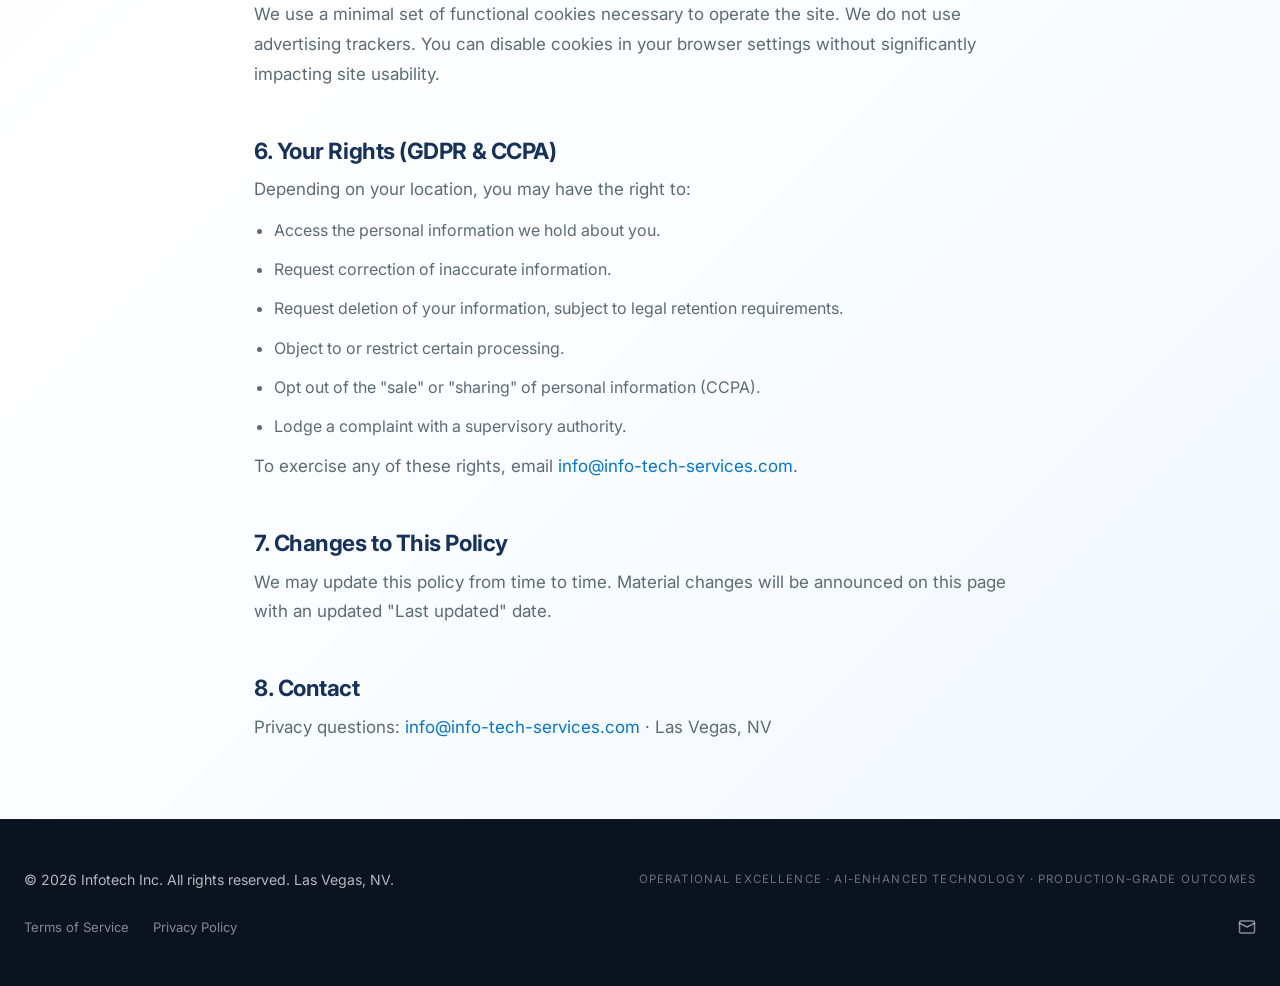
<file: privacy.html>
<!DOCTYPE html>
<html lang="en">
<head>
<meta charset="UTF-8">
<meta name="viewport" content="width=device-width, initial-scale=1">
<title>Privacy Policy | Info-Tech-Services</title>
<meta name="description" content="Privacy policy for Info-Tech-Services (Infotech Inc.) — what we collect, how we use it, and your rights under GDPR and CCPA. Contact us with questions.">
<meta name="keywords" content="Info-Tech-Services privacy policy, Infotech Inc privacy, manufacturing consulting privacy, GDPR manufacturing consulting, CCPA manufacturing consulting, data protection manufacturing, management consulting privacy, AI for manufacturing consulting privacy, enterprise IT services privacy, managed IT services privacy, cybersecurity services privacy, Info-Tech-Services IT consulting">
<meta name="robots" content="noindex, follow">
<meta name="author" content="Infotech Inc.">
<meta name="theme-color" content="#0176d3">
<link rel="canonical" href="https://info-tech-services.com/privacy.html">
<link rel="icon" type="image/svg+xml" href="/favicon.svg">
<link rel="apple-touch-icon" href="/favicon.svg">
<meta property="og:type" content="website">
<meta property="og:url" content="https://info-tech-services.com/privacy.html">
<meta property="og:title" content="Privacy Policy | Info-Tech-Services">
<meta property="og:description" content="Privacy policy for Info-Tech-Services (Infotech Inc.) — what we collect, how we use it, and your rights under GDPR and CCPA. Contact us with questions.">
<meta property="og:image" content="https://info-tech-services.com/assets/og-image.svg">
<meta property="og:image:width" content="1200">
<meta property="og:image:height" content="630">
<meta property="og:image:alt" content="Info-Tech-Services — Operational Excellence & AI-Enhanced Technology">
<meta property="og:site_name" content="Info-Tech-Services">
<meta property="og:locale" content="en_US">
<meta name="twitter:card" content="summary_large_image">
<meta name="twitter:title" content="Privacy Policy | Info-Tech-Services">
<meta name="twitter:description" content="Privacy policy for Info-Tech-Services (Infotech Inc.) — what we collect, how we use it, and your rights under GDPR and CCPA. Contact us with questions.">
<meta name="twitter:image" content="https://info-tech-services.com/assets/og-image.svg">
<meta name="twitter:image:alt" content="Info-Tech-Services — Operational Excellence & AI-Enhanced Technology">
<link rel="preconnect" href="https://fonts.googleapis.com">
<link rel="preconnect" href="https://fonts.gstatic.com" crossorigin>
<link rel="stylesheet" href="https://fonts.googleapis.com/css2?family=Inter:wght@300;400;500;600;700;800;900&display=swap">
<link rel="stylesheet" href="/assets/site.css">
<script type="application/ld+json">{"@context": "https://schema.org", "@type": "Organization", "name": "Info-Tech-Services", "legalName": "Infotech Inc.", "url": "https://info-tech-services.com", "logo": "https://info-tech-services.com/assets/og-image.svg", "email": "info@info-tech-services.com", "address": {"@type": "PostalAddress", "addressLocality": "Las Vegas", "addressRegion": "NV", "addressCountry": "US"}, "description": "Operational excellence and AI-enhanced technology consulting for mid-market and enterprise manufacturers."}</script>
<script type="application/ld+json">{"@context": "https://schema.org", "@type": "WebSite", "name": "Info-Tech-Services", "url": "https://info-tech-services.com"}</script>
<script type="application/ld+json">{"@context": "https://schema.org", "@type": "BreadcrumbList", "itemListElement": [{"@type": "ListItem", "position": 1, "name": "Home", "item": "https://info-tech-services.com/"}, {"@type": "ListItem", "position": 2, "name": "Privacy Policy", "item": "https://info-tech-services.com/privacy.html"}]}</script>
</head>
<body>
<a class="skip-link" href="#main">Skip to content</a>
<header class="site-header">
<nav class="site-nav">
  <div class="nav-container">
    <a href="/" class="nav-logo" aria-label="Info-Tech-Services home">
      <span class="logo-text">Info-Tech-Services</span>
      <span class="site-tagline">Operational Excellence &amp; AI-Enhanced Technology</span>
    </a>
    <button class="nav-hamburger" aria-label="Menu" aria-expanded="false"
            onclick="this.setAttribute('aria-expanded', this.getAttribute('aria-expanded')==='true'?'false':'true'); document.getElementById('navLinks').classList.toggle('nav-open');">
      <span></span><span></span><span></span>
    </button>
    <ul class="nav-links" id="navLinks">
      <li><a href="/services.html">Services</a></li>
      <li><a href="/ai-for-manufacturing.html">AI for Manufacturing</a></li>
      <li><a href="/case-study.html">Case Studies</a></li>
      <li><a href="/credentials.html">Clients</a></li>
      <li><a href="/about.html">About</a></li>
      <li><a href="/contact.html">Contact</a></li>
    </ul>
    <a href="/contact.html" class="nav-cta">Start a Project</a>
  </div>
</nav>
</header>
<main id="main">
<section class="page-hero page-hero-dark">
  <div class="container">
    <div class="eyebrow eyebrow-on-dark">Legal</div>
    <h1>Privacy Policy</h1>
  </div>
</section>

<div class="legal-content">
  <p class="legal-updated">Last updated: 2026-04-13</p>

  <p>Infotech Inc. (doing business as Info-Tech-Services) respects your privacy. This policy explains what information we collect when you visit <a href="https://info-tech-services.com">info-tech-services.com</a> or contact us, how we use it, and your rights.</p>

  <h2>1. Information We Collect</h2>
  <ul>
    <li><strong>Information you provide:</strong> name, work email, company, role, and message content you submit through our contact form.</li>
    <li><strong>Automatically collected:</strong> IP address, browser type, referring URL, pages visited, and timestamps — collected via standard web analytics.</li>
    <li><strong>Engagement data:</strong> for active clients, any data shared with us under an SOW, governed by that SOW and any signed NDA.</li>
  </ul>

  <h2>2. How We Use Information</h2>
  <ul>
    <li>To respond to inquiries and proposals.</li>
    <li>To deliver services under signed engagements.</li>
    <li>To improve our website and service offerings.</li>
    <li>To comply with legal obligations.</li>
  </ul>
  <p>We do not sell personal information. We do not use contact-form submissions for unrelated marketing.</p>

  <h2>3. Third-Party Services</h2>
  <p>We use the following categories of third-party services: web hosting (GitHub Pages), analytics (privacy-respecting), and form processing. Each is contractually bound to protect the information they process on our behalf.</p>

  <h2>4. Data Security</h2>
  <p>We maintain reasonable administrative, technical, and physical safeguards to protect the information we process, including encrypted transport (HTTPS), access controls, and secrets management. No internet transmission is 100% secure, but we work to industry-recognized standards (aligned with SOC 2 practices).</p>

  <h2>5. Cookies</h2>
  <p>We use a minimal set of functional cookies necessary to operate the site. We do not use advertising trackers. You can disable cookies in your browser settings without significantly impacting site usability.</p>

  <h2>6. Your Rights (GDPR &amp; CCPA)</h2>
  <p>Depending on your location, you may have the right to:</p>
  <ul>
    <li>Access the personal information we hold about you.</li>
    <li>Request correction of inaccurate information.</li>
    <li>Request deletion of your information, subject to legal retention requirements.</li>
    <li>Object to or restrict certain processing.</li>
    <li>Opt out of the "sale" or "sharing" of personal information (CCPA).</li>
    <li>Lodge a complaint with a supervisory authority.</li>
  </ul>
  <p>To exercise any of these rights, email <a href="mailto:info@info-tech-services.com">info@info-tech-services.com</a>.</p>

  <h2>7. Changes to This Policy</h2>
  <p>We may update this policy from time to time. Material changes will be announced on this page with an updated "Last updated" date.</p>

  <h2>8. Contact</h2>
  <p>Privacy questions: <a href="mailto:info@info-tech-services.com">info@info-tech-services.com</a> · Las Vegas, NV</p>
</div>
</main>

<footer class="site-footer">
  <div class="footer-copy">© 2026 Infotech Inc. All rights reserved. Las Vegas, NV.</div>
  <div class="footer-note">Operational Excellence · AI-Enhanced Technology · Production-Grade Outcomes</div>
  <div class="footer-links">
    <a href="/terms.html">Terms of Service</a>
    <a href="/privacy.html">Privacy Policy</a>
  </div>
  <div class="footer-social">
    <a href="mailto:info@info-tech-services.com" aria-label="Email us">
      <svg width="18" height="18" viewBox="0 0 24 24" fill="none" stroke="currentColor" stroke-width="2" stroke-linecap="round" stroke-linejoin="round"><rect x="2" y="4" width="20" height="16" rx="2"/><path d="m22 7-10 5L2 7"/></svg>
    </a>
  </div>
</footer>
</body>
</html>
</file>
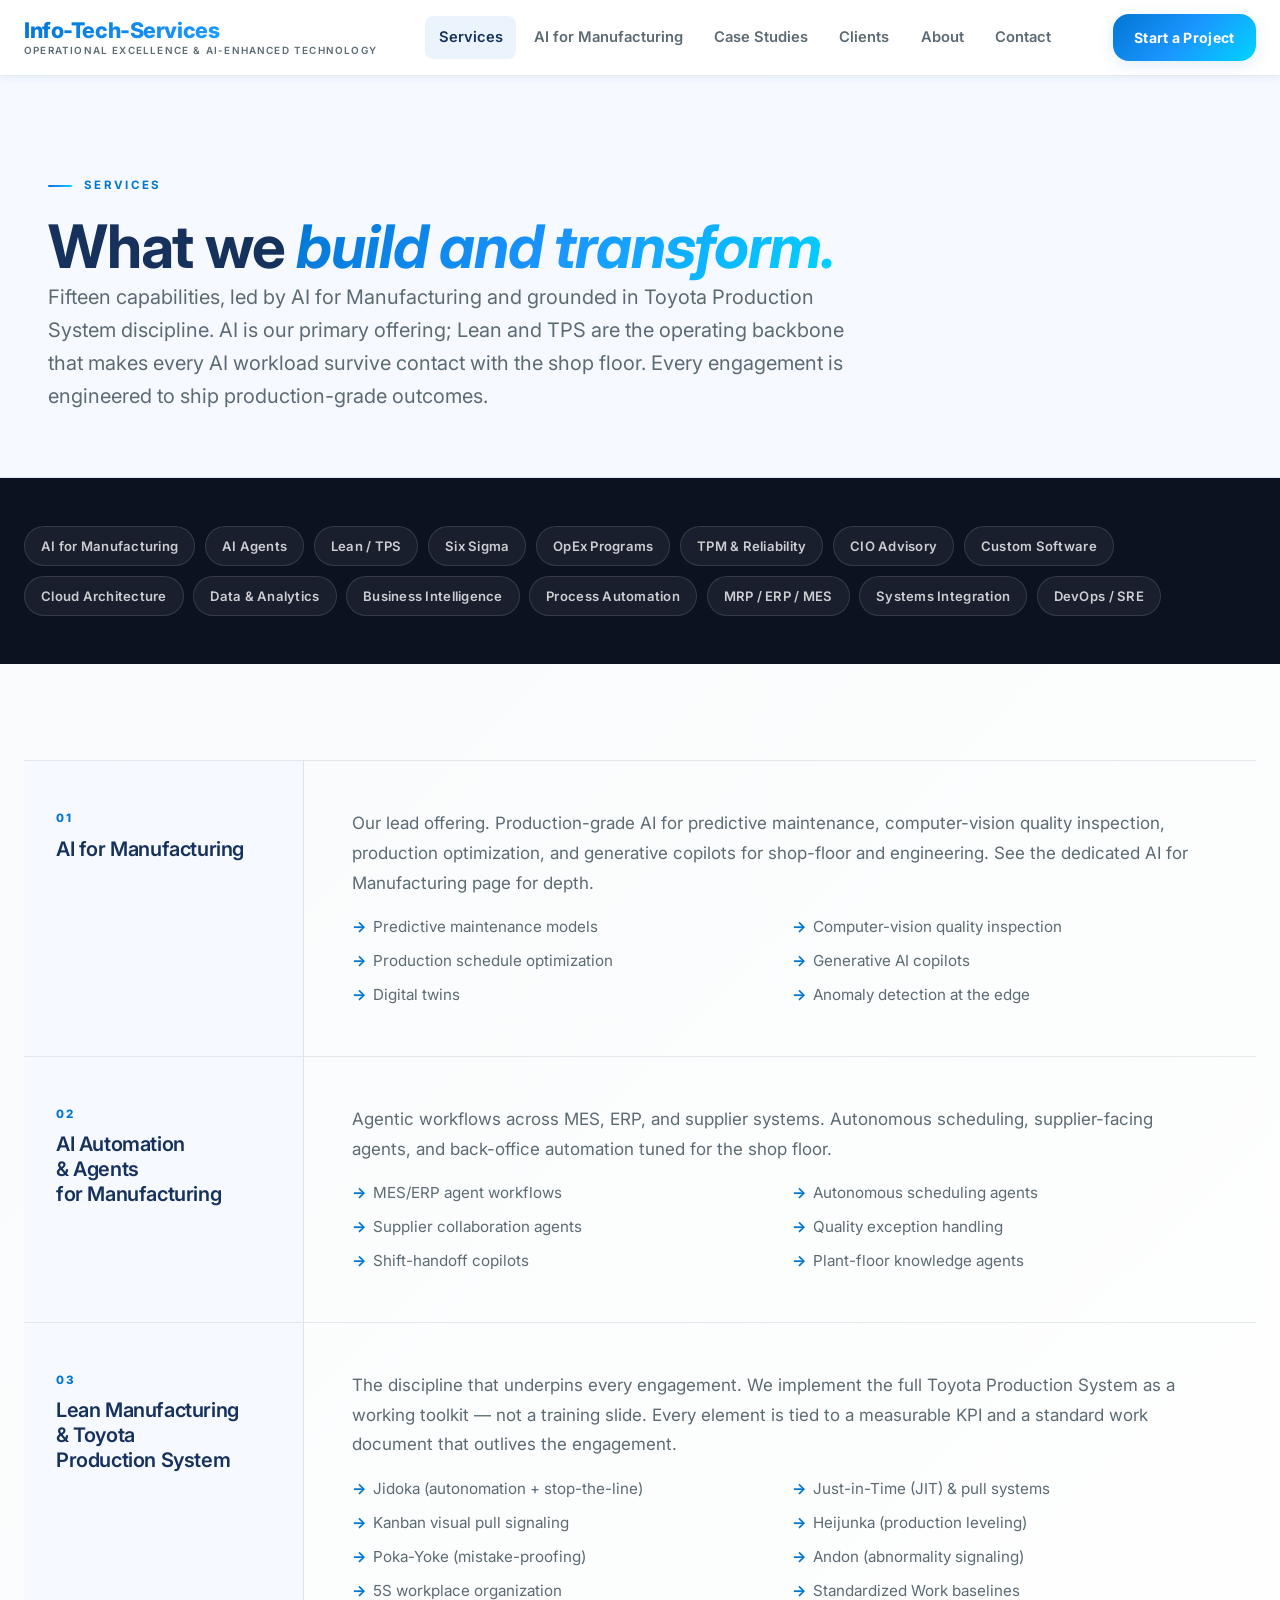
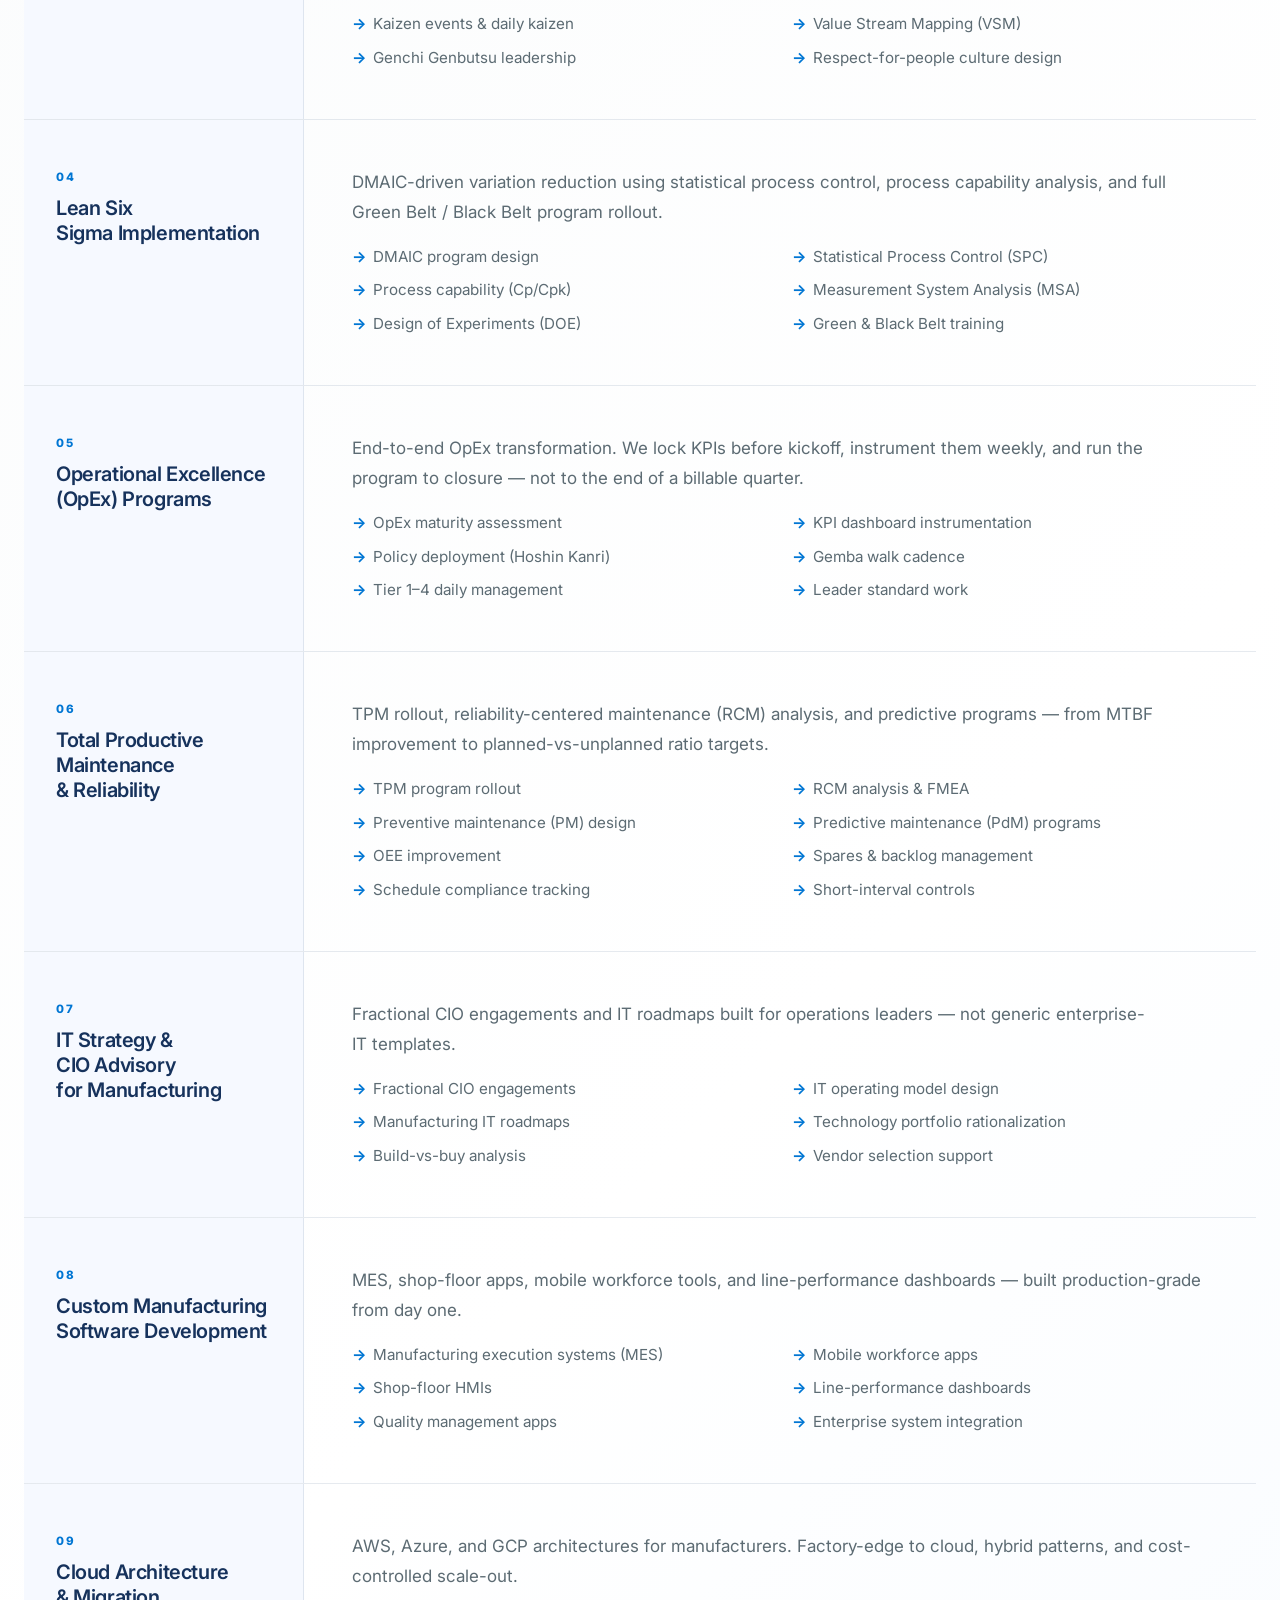
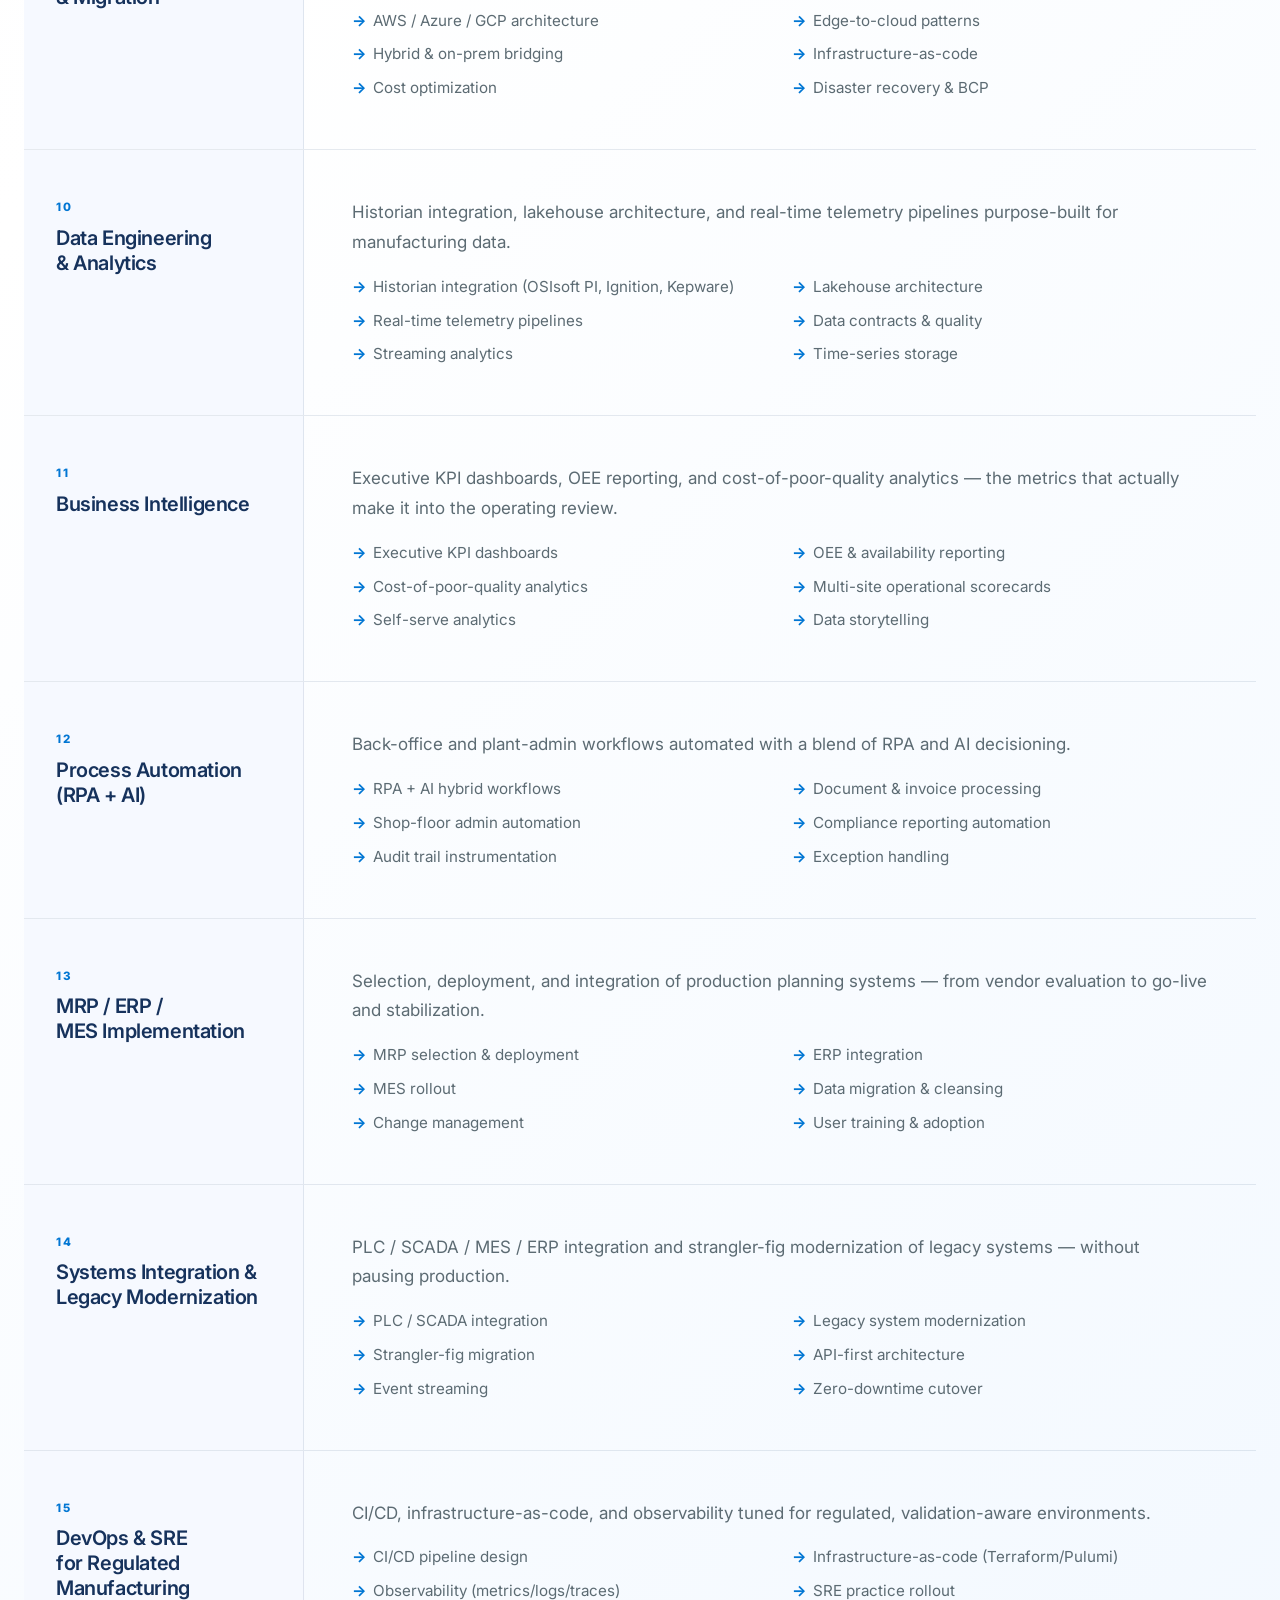
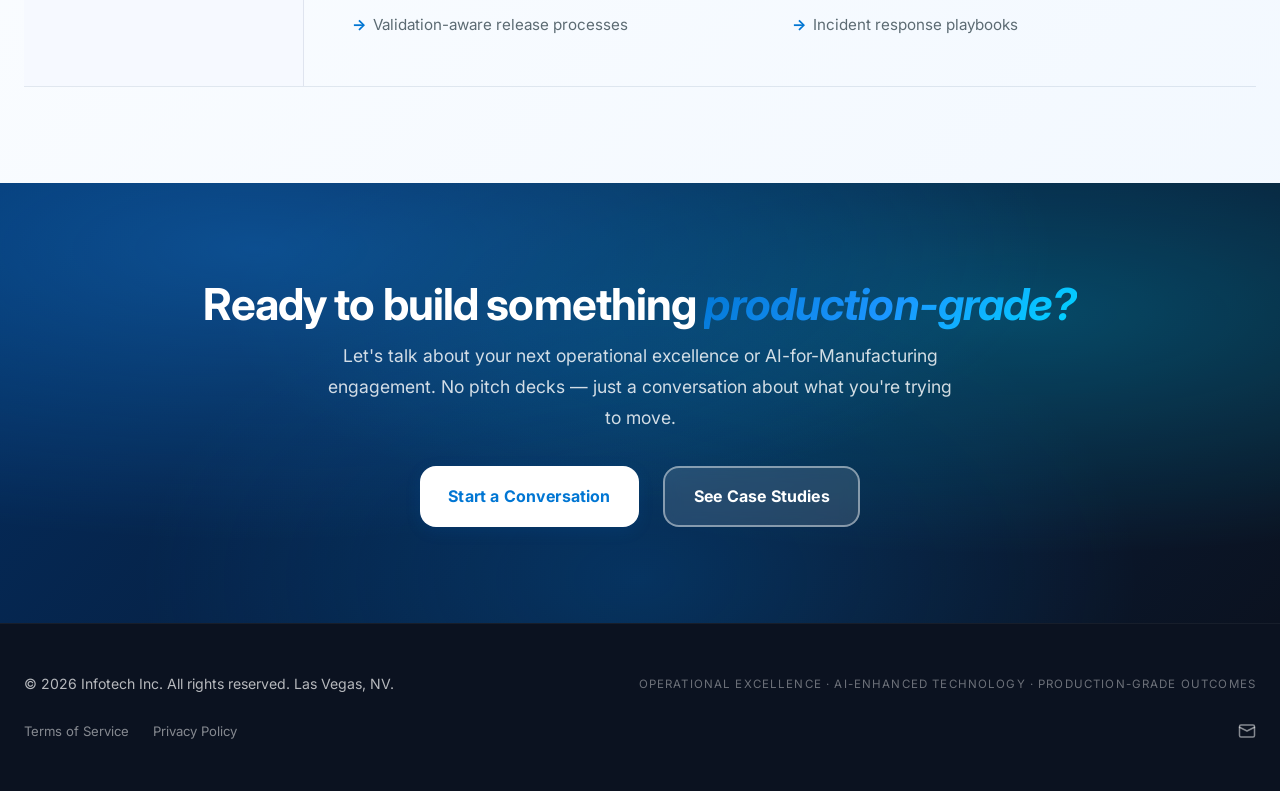
<file: services.html>
<!DOCTYPE html>
<html lang="en">
<head>
<meta charset="UTF-8">
<meta name="viewport" content="width=device-width, initial-scale=1">
<title>Manufacturing Consulting Services | Info-Tech-Services</title>
<meta name="description" content="Lean Manufacturing, Toyota Production System, Lean Six Sigma, AI for Manufacturing, cloud, data & custom software development services. Explore the catalog.">
<meta name="keywords" content="manufacturing consulting services, operational excellence consulting, Lean Manufacturing consulting, Toyota Production System consulting (Jidoka, JIT, Kanban, Heijunka, Poka-Yoke, Andon, 5S, Standardized Work, Kaizen), Lean Six Sigma consulting, TPM consulting, AI for manufacturing consulting, AI automation and agents for manufacturing, custom manufacturing software development, cloud architecture and migration, data engineering and analytics, business intelligence implementation, MRP ERP MES implementation, process automation consulting, managed IT services, digital transformation, custom software development, cybersecurity services, Info-Tech-Services AI automation">
<meta name="robots" content="index, follow, max-image-preview:large, max-snippet:-1, max-video-preview:-1">
<meta name="author" content="Infotech Inc.">
<meta name="theme-color" content="#0176d3">
<link rel="canonical" href="https://info-tech-services.com/services.html">
<link rel="icon" type="image/svg+xml" href="/favicon.svg">
<link rel="apple-touch-icon" href="/favicon.svg">
<meta property="og:type" content="website">
<meta property="og:url" content="https://info-tech-services.com/services.html">
<meta property="og:title" content="Manufacturing Consulting Services | Info-Tech-Services">
<meta property="og:description" content="Lean Manufacturing, Toyota Production System, Lean Six Sigma, AI for Manufacturing, cloud, data & custom software development services. Explore the catalog.">
<meta property="og:image" content="https://info-tech-services.com/assets/og-image.svg">
<meta property="og:image:width" content="1200">
<meta property="og:image:height" content="630">
<meta property="og:image:alt" content="Info-Tech-Services — Operational Excellence & AI-Enhanced Technology">
<meta property="og:site_name" content="Info-Tech-Services">
<meta property="og:locale" content="en_US">
<meta name="twitter:card" content="summary_large_image">
<meta name="twitter:title" content="Manufacturing Consulting Services | Info-Tech-Services">
<meta name="twitter:description" content="Lean Manufacturing, Toyota Production System, Lean Six Sigma, AI for Manufacturing, cloud, data & custom software development services. Explore the catalog.">
<meta name="twitter:image" content="https://info-tech-services.com/assets/og-image.svg">
<meta name="twitter:image:alt" content="Info-Tech-Services — Operational Excellence & AI-Enhanced Technology">
<link rel="preconnect" href="https://fonts.googleapis.com">
<link rel="preconnect" href="https://fonts.gstatic.com" crossorigin>
<link rel="stylesheet" href="https://fonts.googleapis.com/css2?family=Inter:wght@300;400;500;600;700;800;900&display=swap">
<link rel="stylesheet" href="/assets/site.css">
<script type="application/ld+json">{"@context": "https://schema.org", "@type": "Organization", "name": "Info-Tech-Services", "legalName": "Infotech Inc.", "url": "https://info-tech-services.com", "logo": "https://info-tech-services.com/assets/og-image.svg", "email": "info@info-tech-services.com", "address": {"@type": "PostalAddress", "addressLocality": "Las Vegas", "addressRegion": "NV", "addressCountry": "US"}, "description": "Operational excellence and AI-enhanced technology consulting for mid-market and enterprise manufacturers."}</script>
<script type="application/ld+json">{"@context": "https://schema.org", "@type": "WebSite", "name": "Info-Tech-Services", "url": "https://info-tech-services.com"}</script>
<script type="application/ld+json">{"@context": "https://schema.org", "@type": "BreadcrumbList", "itemListElement": [{"@type": "ListItem", "position": 1, "name": "Home", "item": "https://info-tech-services.com/"}, {"@type": "ListItem", "position": 2, "name": "Services", "item": "https://info-tech-services.com/services.html"}]}</script>
<script type="application/ld+json">{"@context": "https://schema.org", "@type": "Service", "serviceType": "Manufacturing consulting and AI-enhanced technology services", "provider": {"@type": "Organization", "name": "Info-Tech-Services", "url": "https://info-tech-services.com"}, "areaServed": "United States", "hasOfferCatalog": {"@type": "OfferCatalog", "name": "Info-Tech-Services Service Catalog", "itemListElement": [{"@type": "Offer", "itemOffered": {"@type": "Service", "name": "AI for Manufacturing"}}, {"@type": "Offer", "itemOffered": {"@type": "Service", "name": "AI Automation & Agents for Manufacturing"}}, {"@type": "Offer", "itemOffered": {"@type": "Service", "name": "Lean Manufacturing & Toyota Production System"}}, {"@type": "Offer", "itemOffered": {"@type": "Service", "name": "Lean Six Sigma Implementation"}}, {"@type": "Offer", "itemOffered": {"@type": "Service", "name": "Operational Excellence (OpEx) Programs"}}, {"@type": "Offer", "itemOffered": {"@type": "Service", "name": "Total Productive Maintenance & Reliability"}}, {"@type": "Offer", "itemOffered": {"@type": "Service", "name": "IT Strategy & CIO Advisory for Manufacturing"}}, {"@type": "Offer", "itemOffered": {"@type": "Service", "name": "Custom Manufacturing Software Development"}}, {"@type": "Offer", "itemOffered": {"@type": "Service", "name": "Cloud Architecture & Migration"}}, {"@type": "Offer", "itemOffered": {"@type": "Service", "name": "Data Engineering & Analytics"}}, {"@type": "Offer", "itemOffered": {"@type": "Service", "name": "Business Intelligence"}}, {"@type": "Offer", "itemOffered": {"@type": "Service", "name": "Process Automation (RPA + AI)"}}, {"@type": "Offer", "itemOffered": {"@type": "Service", "name": "MRP / ERP / MES Implementation"}}, {"@type": "Offer", "itemOffered": {"@type": "Service", "name": "Systems Integration & Legacy Modernization"}}, {"@type": "Offer", "itemOffered": {"@type": "Service", "name": "DevOps & SRE for Regulated Manufacturing"}}]}}</script>
</head>
<body>
<a class="skip-link" href="#main">Skip to content</a>
<header class="site-header">
<nav class="site-nav">
  <div class="nav-container">
    <a href="/" class="nav-logo" aria-label="Info-Tech-Services home">
      <span class="logo-text">Info-Tech-Services</span>
      <span class="site-tagline">Operational Excellence &amp; AI-Enhanced Technology</span>
    </a>
    <button class="nav-hamburger" aria-label="Menu" aria-expanded="false"
            onclick="this.setAttribute('aria-expanded', this.getAttribute('aria-expanded')==='true'?'false':'true'); document.getElementById('navLinks').classList.toggle('nav-open');">
      <span></span><span></span><span></span>
    </button>
    <ul class="nav-links" id="navLinks">
      <li><a href="/services.html" class="active">Services</a></li>
      <li><a href="/ai-for-manufacturing.html">AI for Manufacturing</a></li>
      <li><a href="/case-study.html">Case Studies</a></li>
      <li><a href="/credentials.html">Clients</a></li>
      <li><a href="/about.html">About</a></li>
      <li><a href="/contact.html">Contact</a></li>
    </ul>
    <a href="/contact.html" class="nav-cta">Start a Project</a>
  </div>
</nav>
</header>
<main id="main">
<section class="page-hero page-hero-light">
  <div class="container">
    <div class="eyebrow">Services</div>
    <h1>What we <em>build and transform.</em></h1>
    <p class="lead">Fifteen capabilities, led by AI for Manufacturing and grounded in Toyota Production System discipline. AI is our primary offering; Lean and TPS are the operating backbone that makes every AI workload survive contact with the shop floor. Every engagement is engineered to ship production-grade outcomes.</p>
  </div>
</section>

<section class="proof-bar" aria-label="Service highlights">
  <div class="proof-pills">
    <span class="proof-pill">AI for Manufacturing</span>
    <span class="proof-pill">AI Agents</span>
    <span class="proof-pill">Lean / TPS</span>
    <span class="proof-pill">Six Sigma</span>
    <span class="proof-pill">OpEx Programs</span>
    <span class="proof-pill">TPM &amp; Reliability</span>
    <span class="proof-pill">CIO Advisory</span>
    <span class="proof-pill">Custom Software</span>
    <span class="proof-pill">Cloud Architecture</span>
    <span class="proof-pill">Data &amp; Analytics</span>
    <span class="proof-pill">Business Intelligence</span>
    <span class="proof-pill">Process Automation</span>
    <span class="proof-pill">MRP / ERP / MES</span>
    <span class="proof-pill">Systems Integration</span>
    <span class="proof-pill">DevOps / SRE</span>
  </div>
</section>

<section class="section">
  <div class="container">
<section class="capability">
  <div class="cap-sidebar">
    <div class="cap-num">01</div>
    <h3>AI for Manufacturing</h3>
  </div>
  <div class="cap-body">
    <p>Our lead offering. Production-grade AI for predictive maintenance, computer-vision quality inspection, production optimization, and generative copilots for shop-floor and engineering. See the dedicated AI for Manufacturing page for depth.</p>
    <div class="cap-features">
            <div>Predictive maintenance models</div>
            <div>Computer-vision quality inspection</div>
            <div>Production schedule optimization</div>
            <div>Generative AI copilots</div>
            <div>Digital twins</div>
            <div>Anomaly detection at the edge</div>
    </div>
  </div>
</section>
<section class="capability">
  <div class="cap-sidebar">
    <div class="cap-num">02</div>
    <h3>AI Automation & Agents for Manufacturing</h3>
  </div>
  <div class="cap-body">
    <p>Agentic workflows across MES, ERP, and supplier systems. Autonomous scheduling, supplier-facing agents, and back-office automation tuned for the shop floor.</p>
    <div class="cap-features">
            <div>MES/ERP agent workflows</div>
            <div>Autonomous scheduling agents</div>
            <div>Supplier collaboration agents</div>
            <div>Quality exception handling</div>
            <div>Shift-handoff copilots</div>
            <div>Plant-floor knowledge agents</div>
    </div>
  </div>
</section>
<section class="capability">
  <div class="cap-sidebar">
    <div class="cap-num">03</div>
    <h3>Lean Manufacturing & Toyota Production System</h3>
  </div>
  <div class="cap-body">
    <p>The discipline that underpins every engagement. We implement the full Toyota Production System as a working toolkit — not a training slide. Every element is tied to a measurable KPI and a standard work document that outlives the engagement.</p>
    <div class="cap-features">
            <div>Jidoka (autonomation + stop-the-line)</div>
            <div>Just-in-Time (JIT) & pull systems</div>
            <div>Kanban visual pull signaling</div>
            <div>Heijunka (production leveling)</div>
            <div>Poka-Yoke (mistake-proofing)</div>
            <div>Andon (abnormality signaling)</div>
            <div>5S workplace organization</div>
            <div>Standardized Work baselines</div>
            <div>Kaizen events & daily kaizen</div>
            <div>Value Stream Mapping (VSM)</div>
            <div>Genchi Genbutsu leadership</div>
            <div>Respect-for-people culture design</div>
    </div>
  </div>
</section>
<section class="capability">
  <div class="cap-sidebar">
    <div class="cap-num">04</div>
    <h3>Lean Six Sigma Implementation</h3>
  </div>
  <div class="cap-body">
    <p>DMAIC-driven variation reduction using statistical process control, process capability analysis, and full Green Belt / Black Belt program rollout.</p>
    <div class="cap-features">
            <div>DMAIC program design</div>
            <div>Statistical Process Control (SPC)</div>
            <div>Process capability (Cp/Cpk)</div>
            <div>Measurement System Analysis (MSA)</div>
            <div>Design of Experiments (DOE)</div>
            <div>Green & Black Belt training</div>
    </div>
  </div>
</section>
<section class="capability">
  <div class="cap-sidebar">
    <div class="cap-num">05</div>
    <h3>Operational Excellence (OpEx) Programs</h3>
  </div>
  <div class="cap-body">
    <p>End-to-end OpEx transformation. We lock KPIs before kickoff, instrument them weekly, and run the program to closure — not to the end of a billable quarter.</p>
    <div class="cap-features">
            <div>OpEx maturity assessment</div>
            <div>KPI dashboard instrumentation</div>
            <div>Policy deployment (Hoshin Kanri)</div>
            <div>Gemba walk cadence</div>
            <div>Tier 1–4 daily management</div>
            <div>Leader standard work</div>
    </div>
  </div>
</section>
<section class="capability">
  <div class="cap-sidebar">
    <div class="cap-num">06</div>
    <h3>Total Productive Maintenance & Reliability</h3>
  </div>
  <div class="cap-body">
    <p>TPM rollout, reliability-centered maintenance (RCM) analysis, and predictive programs — from MTBF improvement to planned-vs-unplanned ratio targets.</p>
    <div class="cap-features">
            <div>TPM program rollout</div>
            <div>RCM analysis & FMEA</div>
            <div>Preventive maintenance (PM) design</div>
            <div>Predictive maintenance (PdM) programs</div>
            <div>OEE improvement</div>
            <div>Spares & backlog management</div>
            <div>Schedule compliance tracking</div>
            <div>Short-interval controls</div>
    </div>
  </div>
</section>
<section class="capability">
  <div class="cap-sidebar">
    <div class="cap-num">07</div>
    <h3>IT Strategy & CIO Advisory for Manufacturing</h3>
  </div>
  <div class="cap-body">
    <p>Fractional CIO engagements and IT roadmaps built for operations leaders — not generic enterprise-IT templates.</p>
    <div class="cap-features">
            <div>Fractional CIO engagements</div>
            <div>IT operating model design</div>
            <div>Manufacturing IT roadmaps</div>
            <div>Technology portfolio rationalization</div>
            <div>Build-vs-buy analysis</div>
            <div>Vendor selection support</div>
    </div>
  </div>
</section>
<section class="capability">
  <div class="cap-sidebar">
    <div class="cap-num">08</div>
    <h3>Custom Manufacturing Software Development</h3>
  </div>
  <div class="cap-body">
    <p>MES, shop-floor apps, mobile workforce tools, and line-performance dashboards — built production-grade from day one.</p>
    <div class="cap-features">
            <div>Manufacturing execution systems (MES)</div>
            <div>Mobile workforce apps</div>
            <div>Shop-floor HMIs</div>
            <div>Line-performance dashboards</div>
            <div>Quality management apps</div>
            <div>Enterprise system integration</div>
    </div>
  </div>
</section>
<section class="capability">
  <div class="cap-sidebar">
    <div class="cap-num">09</div>
    <h3>Cloud Architecture & Migration</h3>
  </div>
  <div class="cap-body">
    <p>AWS, Azure, and GCP architectures for manufacturers. Factory-edge to cloud, hybrid patterns, and cost-controlled scale-out.</p>
    <div class="cap-features">
            <div>AWS / Azure / GCP architecture</div>
            <div>Edge-to-cloud patterns</div>
            <div>Hybrid & on-prem bridging</div>
            <div>Infrastructure-as-code</div>
            <div>Cost optimization</div>
            <div>Disaster recovery & BCP</div>
    </div>
  </div>
</section>
<section class="capability">
  <div class="cap-sidebar">
    <div class="cap-num">10</div>
    <h3>Data Engineering & Analytics</h3>
  </div>
  <div class="cap-body">
    <p>Historian integration, lakehouse architecture, and real-time telemetry pipelines purpose-built for manufacturing data.</p>
    <div class="cap-features">
            <div>Historian integration (OSIsoft PI, Ignition, Kepware)</div>
            <div>Lakehouse architecture</div>
            <div>Real-time telemetry pipelines</div>
            <div>Data contracts & quality</div>
            <div>Streaming analytics</div>
            <div>Time-series storage</div>
    </div>
  </div>
</section>
<section class="capability">
  <div class="cap-sidebar">
    <div class="cap-num">11</div>
    <h3>Business Intelligence</h3>
  </div>
  <div class="cap-body">
    <p>Executive KPI dashboards, OEE reporting, and cost-of-poor-quality analytics — the metrics that actually make it into the operating review.</p>
    <div class="cap-features">
            <div>Executive KPI dashboards</div>
            <div>OEE & availability reporting</div>
            <div>Cost-of-poor-quality analytics</div>
            <div>Multi-site operational scorecards</div>
            <div>Self-serve analytics</div>
            <div>Data storytelling</div>
    </div>
  </div>
</section>
<section class="capability">
  <div class="cap-sidebar">
    <div class="cap-num">12</div>
    <h3>Process Automation (RPA + AI)</h3>
  </div>
  <div class="cap-body">
    <p>Back-office and plant-admin workflows automated with a blend of RPA and AI decisioning.</p>
    <div class="cap-features">
            <div>RPA + AI hybrid workflows</div>
            <div>Document & invoice processing</div>
            <div>Shop-floor admin automation</div>
            <div>Compliance reporting automation</div>
            <div>Audit trail instrumentation</div>
            <div>Exception handling</div>
    </div>
  </div>
</section>
<section class="capability">
  <div class="cap-sidebar">
    <div class="cap-num">13</div>
    <h3>MRP / ERP / MES Implementation</h3>
  </div>
  <div class="cap-body">
    <p>Selection, deployment, and integration of production planning systems — from vendor evaluation to go-live and stabilization.</p>
    <div class="cap-features">
            <div>MRP selection & deployment</div>
            <div>ERP integration</div>
            <div>MES rollout</div>
            <div>Data migration & cleansing</div>
            <div>Change management</div>
            <div>User training & adoption</div>
    </div>
  </div>
</section>
<section class="capability">
  <div class="cap-sidebar">
    <div class="cap-num">14</div>
    <h3>Systems Integration & Legacy Modernization</h3>
  </div>
  <div class="cap-body">
    <p>PLC / SCADA / MES / ERP integration and strangler-fig modernization of legacy systems — without pausing production.</p>
    <div class="cap-features">
            <div>PLC / SCADA integration</div>
            <div>Legacy system modernization</div>
            <div>Strangler-fig migration</div>
            <div>API-first architecture</div>
            <div>Event streaming</div>
            <div>Zero-downtime cutover</div>
    </div>
  </div>
</section>
<section class="capability">
  <div class="cap-sidebar">
    <div class="cap-num">15</div>
    <h3>DevOps & SRE for Regulated Manufacturing</h3>
  </div>
  <div class="cap-body">
    <p>CI/CD, infrastructure-as-code, and observability tuned for regulated, validation-aware environments.</p>
    <div class="cap-features">
            <div>CI/CD pipeline design</div>
            <div>Infrastructure-as-code (Terraform/Pulumi)</div>
            <div>Observability (metrics/logs/traces)</div>
            <div>SRE practice rollout</div>
            <div>Validation-aware release processes</div>
            <div>Incident response playbooks</div>
    </div>
  </div>
</section>
  </div>
</section>

<section class="cta-block dark">
  <div class="container">
    <h2>Ready to build something <em>production-grade?</em></h2>
    <p>Let's talk about your next operational excellence or AI-for-Manufacturing engagement. No pitch decks — just a conversation about what you're trying to move.</p>
    <div class="cta-buttons">
      <a class="btn btn-light" href="/contact.html">Start a Conversation</a>
      <a class="btn btn-ghost-light" href="/case-study.html">See Case Studies</a>
    </div>
  </div>
</section>
</main>

<footer class="site-footer">
  <div class="footer-copy">© 2026 Infotech Inc. All rights reserved. Las Vegas, NV.</div>
  <div class="footer-note">Operational Excellence · AI-Enhanced Technology · Production-Grade Outcomes</div>
  <div class="footer-links">
    <a href="/terms.html">Terms of Service</a>
    <a href="/privacy.html">Privacy Policy</a>
  </div>
  <div class="footer-social">
    <a href="mailto:info@info-tech-services.com" aria-label="Email us">
      <svg width="18" height="18" viewBox="0 0 24 24" fill="none" stroke="currentColor" stroke-width="2" stroke-linecap="round" stroke-linejoin="round"><rect x="2" y="4" width="20" height="16" rx="2"/><path d="m22 7-10 5L2 7"/></svg>
    </a>
  </div>
</footer>
</body>
</html>
</file>
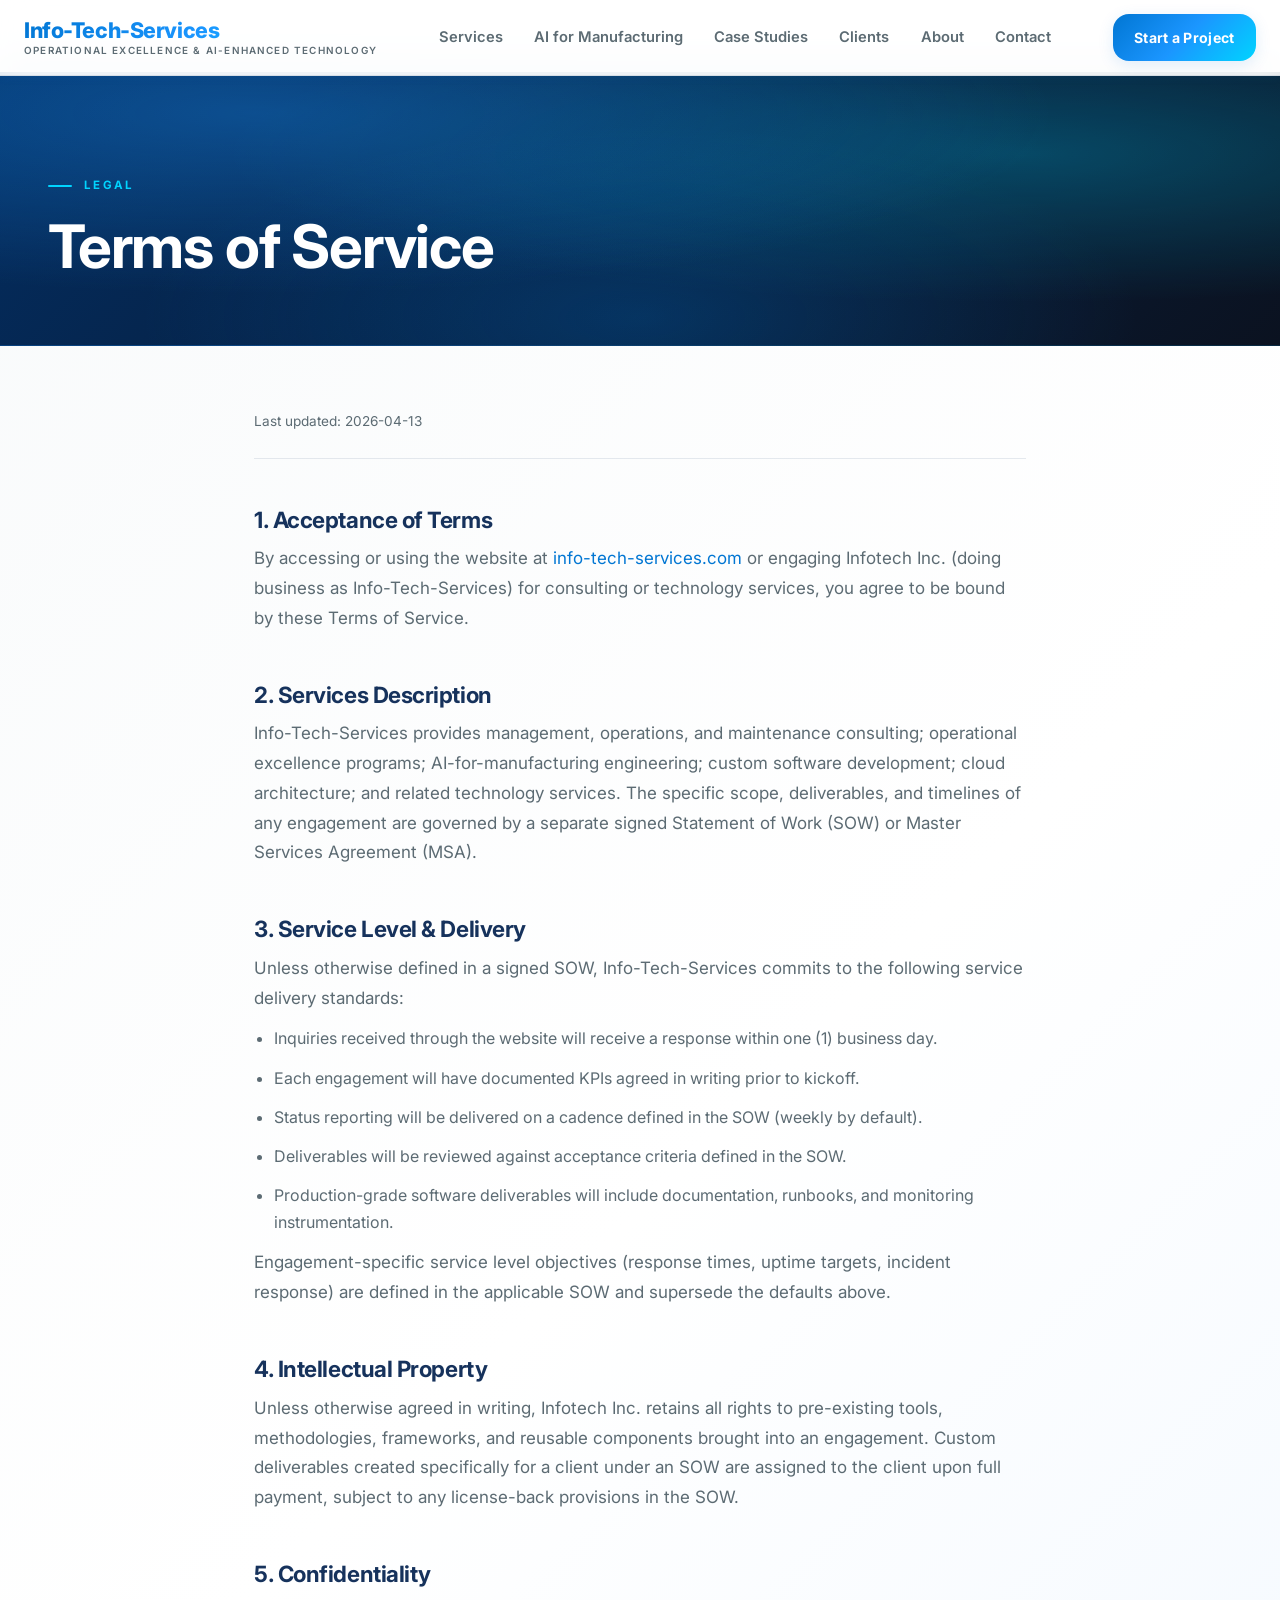
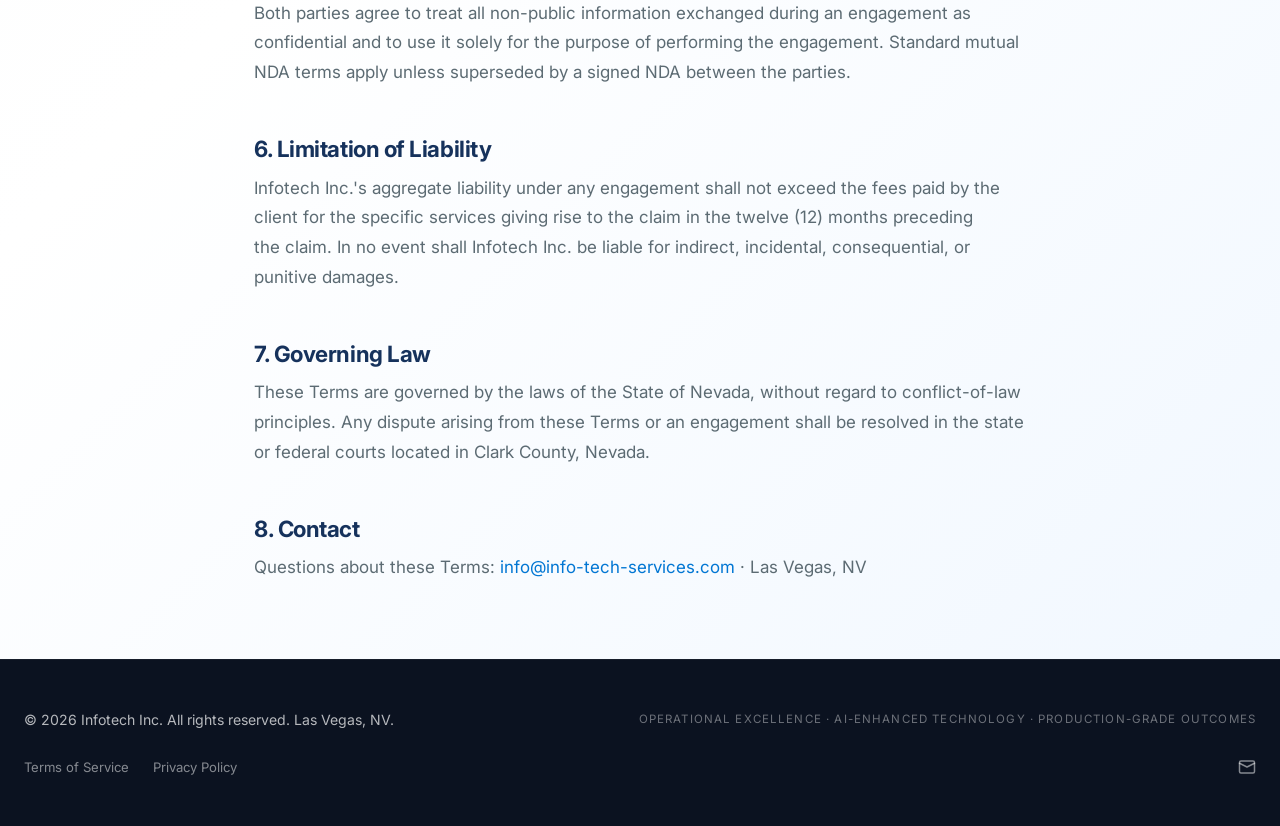
<file: terms.html>
<!DOCTYPE html>
<html lang="en">
<head>
<meta charset="UTF-8">
<meta name="viewport" content="width=device-width, initial-scale=1">
<title>Terms of Service | Info-Tech-Services</title>
<meta name="description" content="Terms of Service for Infotech Inc. (Info-Tech-Services) — scope, service level, IP, confidentiality and governing law for consulting engagements.">
<meta name="keywords" content="Info-Tech-Services terms of service, Infotech Inc terms, manufacturing consulting terms, master services agreement manufacturing, SLA manufacturing consulting, management consulting terms, operational excellence consulting terms, AI for manufacturing consulting terms, digital transformation consulting terms, enterprise IT services terms, managed IT services terms, cybersecurity services terms, Info-Tech-Services IT consulting">
<meta name="robots" content="index, follow">
<meta name="author" content="Infotech Inc.">
<meta name="theme-color" content="#0176d3">
<link rel="canonical" href="https://info-tech-services.com/terms.html">
<link rel="icon" type="image/svg+xml" href="/favicon.svg">
<link rel="apple-touch-icon" href="/favicon.svg">
<meta property="og:type" content="website">
<meta property="og:url" content="https://info-tech-services.com/terms.html">
<meta property="og:title" content="Terms of Service | Info-Tech-Services">
<meta property="og:description" content="Terms of Service for Infotech Inc. (Info-Tech-Services) — scope, service level, IP, confidentiality and governing law for consulting engagements.">
<meta property="og:image" content="https://info-tech-services.com/assets/og-image.svg">
<meta property="og:image:width" content="1200">
<meta property="og:image:height" content="630">
<meta property="og:image:alt" content="Info-Tech-Services — Operational Excellence & AI-Enhanced Technology">
<meta property="og:site_name" content="Info-Tech-Services">
<meta property="og:locale" content="en_US">
<meta name="twitter:card" content="summary_large_image">
<meta name="twitter:title" content="Terms of Service | Info-Tech-Services">
<meta name="twitter:description" content="Terms of Service for Infotech Inc. (Info-Tech-Services) — scope, service level, IP, confidentiality and governing law for consulting engagements.">
<meta name="twitter:image" content="https://info-tech-services.com/assets/og-image.svg">
<meta name="twitter:image:alt" content="Info-Tech-Services — Operational Excellence & AI-Enhanced Technology">
<link rel="preconnect" href="https://fonts.googleapis.com">
<link rel="preconnect" href="https://fonts.gstatic.com" crossorigin>
<link rel="stylesheet" href="https://fonts.googleapis.com/css2?family=Inter:wght@300;400;500;600;700;800;900&display=swap">
<link rel="stylesheet" href="/assets/site.css">
<script type="application/ld+json">{"@context": "https://schema.org", "@type": "Organization", "name": "Info-Tech-Services", "legalName": "Infotech Inc.", "url": "https://info-tech-services.com", "logo": "https://info-tech-services.com/assets/og-image.svg", "email": "info@info-tech-services.com", "address": {"@type": "PostalAddress", "addressLocality": "Las Vegas", "addressRegion": "NV", "addressCountry": "US"}, "description": "Operational excellence and AI-enhanced technology consulting for mid-market and enterprise manufacturers."}</script>
<script type="application/ld+json">{"@context": "https://schema.org", "@type": "WebSite", "name": "Info-Tech-Services", "url": "https://info-tech-services.com"}</script>
<script type="application/ld+json">{"@context": "https://schema.org", "@type": "BreadcrumbList", "itemListElement": [{"@type": "ListItem", "position": 1, "name": "Home", "item": "https://info-tech-services.com/"}, {"@type": "ListItem", "position": 2, "name": "Terms of Service", "item": "https://info-tech-services.com/terms.html"}]}</script>
</head>
<body>
<a class="skip-link" href="#main">Skip to content</a>
<header class="site-header">
<nav class="site-nav">
  <div class="nav-container">
    <a href="/" class="nav-logo" aria-label="Info-Tech-Services home">
      <span class="logo-text">Info-Tech-Services</span>
      <span class="site-tagline">Operational Excellence &amp; AI-Enhanced Technology</span>
    </a>
    <button class="nav-hamburger" aria-label="Menu" aria-expanded="false"
            onclick="this.setAttribute('aria-expanded', this.getAttribute('aria-expanded')==='true'?'false':'true'); document.getElementById('navLinks').classList.toggle('nav-open');">
      <span></span><span></span><span></span>
    </button>
    <ul class="nav-links" id="navLinks">
      <li><a href="/services.html">Services</a></li>
      <li><a href="/ai-for-manufacturing.html">AI for Manufacturing</a></li>
      <li><a href="/case-study.html">Case Studies</a></li>
      <li><a href="/credentials.html">Clients</a></li>
      <li><a href="/about.html">About</a></li>
      <li><a href="/contact.html">Contact</a></li>
    </ul>
    <a href="/contact.html" class="nav-cta">Start a Project</a>
  </div>
</nav>
</header>
<main id="main">
<section class="page-hero page-hero-dark">
  <div class="container">
    <div class="eyebrow eyebrow-on-dark">Legal</div>
    <h1>Terms of Service</h1>
  </div>
</section>

<div class="legal-content">
  <p class="legal-updated">Last updated: 2026-04-13</p>

  <h2>1. Acceptance of Terms</h2>
  <p>By accessing or using the website at <a href="https://info-tech-services.com">info-tech-services.com</a> or engaging Infotech Inc. (doing business as Info-Tech-Services) for consulting or technology services, you agree to be bound by these Terms of Service.</p>

  <h2>2. Services Description</h2>
  <p>Info-Tech-Services provides management, operations, and maintenance consulting; operational excellence programs; AI-for-manufacturing engineering; custom software development; cloud architecture; and related technology services. The specific scope, deliverables, and timelines of any engagement are governed by a separate signed Statement of Work (SOW) or Master Services Agreement (MSA).</p>

  <h2>3. Service Level &amp; Delivery</h2>
  <p>Unless otherwise defined in a signed SOW, Info-Tech-Services commits to the following service delivery standards:</p>
  <ul>
    <li>Inquiries received through the website will receive a response within one (1) business day.</li>
    <li>Each engagement will have documented KPIs agreed in writing prior to kickoff.</li>
    <li>Status reporting will be delivered on a cadence defined in the SOW (weekly by default).</li>
    <li>Deliverables will be reviewed against acceptance criteria defined in the SOW.</li>
    <li>Production-grade software deliverables will include documentation, runbooks, and monitoring instrumentation.</li>
  </ul>
  <p>Engagement-specific service level objectives (response times, uptime targets, incident response) are defined in the applicable SOW and supersede the defaults above.</p>

  <h2>4. Intellectual Property</h2>
  <p>Unless otherwise agreed in writing, Infotech Inc. retains all rights to pre-existing tools, methodologies, frameworks, and reusable components brought into an engagement. Custom deliverables created specifically for a client under an SOW are assigned to the client upon full payment, subject to any license-back provisions in the SOW.</p>

  <h2>5. Confidentiality</h2>
  <p>Both parties agree to treat all non-public information exchanged during an engagement as confidential and to use it solely for the purpose of performing the engagement. Standard mutual NDA terms apply unless superseded by a signed NDA between the parties.</p>

  <h2>6. Limitation of Liability</h2>
  <p>Infotech Inc.'s aggregate liability under any engagement shall not exceed the fees paid by the client for the specific services giving rise to the claim in the twelve (12) months preceding the claim. In no event shall Infotech Inc. be liable for indirect, incidental, consequential, or punitive damages.</p>

  <h2>7. Governing Law</h2>
  <p>These Terms are governed by the laws of the State of Nevada, without regard to conflict-of-law principles. Any dispute arising from these Terms or an engagement shall be resolved in the state or federal courts located in Clark County, Nevada.</p>

  <h2>8. Contact</h2>
  <p>Questions about these Terms: <a href="mailto:info@info-tech-services.com">info@info-tech-services.com</a> · Las Vegas, NV</p>
</div>
</main>

<footer class="site-footer">
  <div class="footer-copy">© 2026 Infotech Inc. All rights reserved. Las Vegas, NV.</div>
  <div class="footer-note">Operational Excellence · AI-Enhanced Technology · Production-Grade Outcomes</div>
  <div class="footer-links">
    <a href="/terms.html">Terms of Service</a>
    <a href="/privacy.html">Privacy Policy</a>
  </div>
  <div class="footer-social">
    <a href="mailto:info@info-tech-services.com" aria-label="Email us">
      <svg width="18" height="18" viewBox="0 0 24 24" fill="none" stroke="currentColor" stroke-width="2" stroke-linecap="round" stroke-linejoin="round"><rect x="2" y="4" width="20" height="16" rx="2"/><path d="m22 7-10 5L2 7"/></svg>
    </a>
  </div>
</footer>
</body>
</html>
</file>
<file: assets/site.css>
/* ==========================================================================
   Info-Tech-Services — site.css
   Shared design system for all pages. Single source of truth.
   ========================================================================== */

:root {
  /* Brand palette — Salesforce-inspired vibrant blue */
  --primary-blue:   #0176d3;
  --secondary-blue: #0052cc;
  --light-blue:     #1b96ff;
  --accent-blue:    #00d4ff;
  --electric-blue:  #0099e0;
  --dark-blue:      #032d60;
  --navy:           #16325c;

  /* 2026 additions */
  --ink:       #0b1220;
  --ink-2:     #111a2e;
  --surface:   #ffffff;
  --surface-2: #f6f9ff;
  --border:    rgba(16,48,96,0.10);

  /* Neutrals */
  --white:       #ffffff;
  --light-gray:  #f8fafb;
  --medium-gray: #e0e5ee;
  --text-gray:   #5c6b73;
  --dark-gray:   #253237;

  /* Status */
  --success: #04844b;
  --warning: #ffb75d;
  --error:   #ea001e;

  /* Gradients */
  --gradient-primary:  linear-gradient(135deg, #0176d3 0%, #1b96ff 50%, #00d4ff 100%);
  --gradient-secondary:linear-gradient(135deg, #00d4ff 0%, #0176d3 50%, #032d60 100%);
  --gradient-hero:     linear-gradient(135deg, #032d60 0%, #0176d3 30%, #1b96ff 70%, #00d4ff 100%);
  --gradient-mesh:     radial-gradient(ellipse at 20% 15%, rgba(27,150,255,0.35) 0%, transparent 55%),
                       radial-gradient(ellipse at 80% 30%, rgba(0,212,255,0.25) 0%, transparent 55%),
                       radial-gradient(ellipse at 50% 90%, rgba(1,118,211,0.25) 0%, transparent 55%),
                       linear-gradient(135deg, #032d60 0%, #0b1220 100%);
  --gradient-glass:    linear-gradient(135deg, rgba(1,118,211,0.10), rgba(27,150,255,0.15), rgba(0,212,255,0.10));

  /* Glass */
  --glass-bg:     rgba(255,255,255,0.15);
  --glass-border: rgba(255,255,255,0.22);

  /* Typography */
  --font-primary: 'Inter', -apple-system, BlinkMacSystemFont, 'Segoe UI', Roboto, sans-serif;

  /* Spacing */
  --space-xs:  0.5rem;
  --space-sm:  1rem;
  --space-md:  1.5rem;
  --space-lg:  2rem;
  --space-xl:  3rem;
  --space-2xl: 4rem;
  --space-3xl: 6rem;
  --space-4xl: 8rem;

  /* Shadows */
  --shadow-sm:   0 2px 8px rgba(1,118,211,0.08);
  --shadow-md:   0 4px 16px rgba(1,118,211,0.12);
  --shadow-lg:   0 8px 32px rgba(1,118,211,0.18);
  --shadow-xl:   0 16px 64px rgba(1,118,211,0.22);
  --shadow-glow: 0 0 40px rgba(27,150,255,0.30);
  --shadow-ring: 0 0 0 1px rgba(1,118,211,0.08), 0 1px 2px rgba(16,48,96,0.04);

  /* Radius */
  --radius-sm:  8px;
  --radius-md:  16px;
  --radius-lg:  24px;
  --radius-xl:  32px;
  --radius-2xl: 48px;
  --radius-pill:999px;

  /* Transitions */
  --transition-fast:   0.2s cubic-bezier(0.4,0,0.2,1);
  --transition-medium: 0.3s cubic-bezier(0.4,0,0.2,1);
  --transition-slow:   0.5s cubic-bezier(0.4,0,0.2,1);
}

/* Reset */
*,*::before,*::after { margin:0; padding:0; box-sizing:border-box; }
html { scroll-behavior:smooth; font-size:16px; color-scheme:light; }
body {
  font-family:var(--font-primary);
  font-size:1rem;
  line-height:1.7;
  color:var(--dark-gray);
  background:linear-gradient(135deg,#f8fafb 0%,#ffffff 50%,#f0f7ff 100%);
  overflow-x:hidden;
  -webkit-font-smoothing:antialiased;
}
img,svg { display:block; max-width:100%; }
a { color:var(--primary-blue); text-decoration:none; transition:color var(--transition-fast); }
a:hover { color:var(--secondary-blue); }
:focus-visible { outline:3px solid var(--light-blue); outline-offset:3px; border-radius:4px; }
.skip-link { position:absolute; left:-9999px; top:0; background:var(--navy); color:#fff; padding:1rem; z-index:9999; }
.skip-link:focus { left:0; }

/* Typography */
h1,h2,h3,h4,h5,h6 {
  font-weight:700;
  letter-spacing:-0.02em;
  line-height:1.15;
  color:var(--navy);
  text-wrap:balance;
}
h1 { font-size:clamp(2.25rem,5vw,3.75rem); }
h2 { font-size:clamp(1.75rem,3.5vw,2.75rem); }
h3 { font-size:clamp(1.15rem,2vw,1.5rem); font-weight:600; }
p  { font-size:1.0625rem; line-height:1.75; color:var(--text-gray); text-wrap:pretty; }
h1 em, h2 em {
  font-style:italic;
  font-weight:700;
  background:var(--gradient-primary);
  -webkit-background-clip:text;
  -webkit-text-fill-color:transparent;
  background-clip:text;
}
.eyebrow {
  display:inline-flex; align-items:center; gap:.75rem;
  font-size:.72rem; font-weight:700; letter-spacing:.2em;
  text-transform:uppercase; color:var(--primary-blue);
  margin-bottom:1rem;
}
.eyebrow::before {
  content:""; width:1.5rem; height:2px; background:var(--gradient-primary); border-radius:2px;
}
.eyebrow-on-dark { color:var(--accent-blue); }
.eyebrow-on-dark::before { background:var(--accent-blue); }
.lead { font-size:1.25rem; line-height:1.65; color:var(--text-gray); max-width:62ch; }

.container { max-width:1320px; margin:0 auto; padding:0 var(--space-md); }
main { display:block; }

/* ========== Navigation ========== */
.site-nav {
  position:fixed; top:0; left:0; right:0;
  background:rgba(255,255,255,0.88);
  backdrop-filter:blur(18px);
  -webkit-backdrop-filter:blur(18px);
  border-bottom:1px solid var(--border);
  z-index:1000;
  box-shadow:var(--shadow-sm);
}
.nav-container {
  display:flex; align-items:center; justify-content:space-between;
  gap:var(--space-md);
  max-width:1320px; margin:0 auto;
  padding:.9rem var(--space-md);
}
.nav-logo { display:flex; flex-direction:column; line-height:1.1; text-decoration:none; }
.logo-text {
  font-size:1.35rem; font-weight:800; letter-spacing:-0.02em;
  background:var(--gradient-primary);
  -webkit-background-clip:text;
  -webkit-text-fill-color:transparent;
  background-clip:text;
}
.site-tagline {
  font-size:.62rem; letter-spacing:.12em; text-transform:uppercase;
  color:var(--text-gray); font-weight:600; margin-top:2px;
}
.nav-links {
  display:flex; list-style:none; gap:.25rem; align-items:center;
  margin:0; padding:0;
}
.nav-links a {
  display:inline-block; padding:.55rem .85rem;
  color:var(--text-gray); font-size:.92rem; font-weight:600;
  border-radius:var(--radius-sm);
  transition:all var(--transition-fast);
}
.nav-links a:hover { color:var(--primary-blue); background:rgba(1,118,211,0.06); }
.nav-links a.active { color:var(--navy); background:rgba(1,118,211,0.08); }
.nav-cta {
  display:inline-block; padding:.7rem 1.35rem;
  background:var(--gradient-primary); color:#fff !important;
  font-size:.88rem; font-weight:700; letter-spacing:.02em;
  border-radius:var(--radius-md);
  box-shadow:var(--shadow-md);
  transition:all var(--transition-medium);
}
.nav-cta:hover { transform:translateY(-2px); box-shadow:var(--shadow-lg); }
.nav-hamburger {
  display:none; background:none; border:0; cursor:pointer;
  width:32px; height:32px; flex-direction:column; justify-content:center; gap:5px;
}
.nav-hamburger span { display:block; width:22px; height:2px; background:var(--navy); border-radius:2px; }
@media (max-width:1080px) {
  .nav-hamburger { display:flex; }
  .nav-links {
    display:none; position:absolute; top:100%; left:0; right:0;
    flex-direction:column; align-items:stretch; padding:var(--space-md);
    background:rgba(255,255,255,0.98); backdrop-filter:blur(20px);
    border-bottom:1px solid var(--border);
    box-shadow:var(--shadow-lg);
  }
  .nav-links.nav-open { display:flex; }
  .nav-links a { padding:.9rem 1rem; }
  .nav-cta { display:none; }
}

/* ========== Hero (home) ========== */
.hero {
  margin-top:72px;
  min-height:calc(100vh - 72px);
  display:grid; grid-template-columns:1.15fr 1fr;
  background:var(--gradient-hero); color:#fff;
  position:relative; overflow:hidden;
}
.hero::before {
  content:""; position:absolute; inset:-30% -20% auto auto; width:80%; height:140%;
  background:radial-gradient(ellipse at 60% 40%, rgba(255,255,255,0.12), transparent 60%);
  transform:rotate(12deg);
  animation:heroFloat 20s ease-in-out infinite;
}
.hero::after {
  content:""; position:absolute; inset:auto auto -20% -10%; width:60%; height:120%;
  background:radial-gradient(circle, rgba(0,212,255,0.18), transparent 65%);
  animation:heroFloat 25s ease-in-out infinite reverse;
}
@keyframes heroFloat {
  0%,100% { transform:translateY(0) rotate(12deg); }
  50%     { transform:translateY(-24px) rotate(18deg); }
}
.hero-left {
  padding:var(--space-3xl) var(--space-2xl);
  display:flex; flex-direction:column; justify-content:center;
  position:relative; z-index:2;
}
.hero-left h1 { color:#fff; }
.hero-left h1 em {
  -webkit-text-fill-color:#a7e6ff; color:#a7e6ff;
  background:none; font-style:italic;
}
.hero-lead {
  font-size:1.2rem; line-height:1.7; color:rgba(255,255,255,0.9);
  margin-top:var(--space-lg); max-width:58ch;
}
.hero-actions { margin-top:var(--space-xl); display:flex; gap:var(--space-md); flex-wrap:wrap; }
.hero-right {
  position:relative; z-index:2;
  display:flex; align-items:center; justify-content:center;
  padding:var(--space-2xl);
}
.stat-card {
  background:var(--glass-bg); backdrop-filter:blur(20px);
  border:1px solid var(--glass-border);
  border-radius:var(--radius-xl);
  padding:var(--space-xl);
  max-width:460px; width:100%;
  box-shadow:0 24px 64px rgba(0,0,0,0.25);
}
.stat-card-row {
  display:flex; align-items:center; gap:var(--space-md);
  padding:var(--space-md) 0;
  border-bottom:1px solid rgba(255,255,255,0.12);
}
.stat-card-row:last-child { border-bottom:0; }
.stat-card-icon {
  width:60px; height:60px; border-radius:var(--radius-md);
  background:var(--gradient-primary);
  display:flex; align-items:center; justify-content:center;
  color:#fff; font-weight:800; font-size:1.2rem;
  box-shadow:var(--shadow-md);
}
.stat-card-text h3 { color:#fff; font-size:1.1rem; margin-bottom:.15rem; }
.stat-card-text p  { color:rgba(255,255,255,0.78); font-size:.88rem; }
@media (max-width:1080px) {
  .hero { grid-template-columns:1fr; min-height:auto; }
  .hero-left { padding:var(--space-2xl) var(--space-md); }
  .hero-right { padding:0 var(--space-md) var(--space-2xl); }
}

/* ========== Page hero (inner pages) ========== */
.page-hero {
  margin-top:72px;
  padding:var(--space-3xl) var(--space-md) var(--space-2xl);
  border-bottom:1px solid var(--border);
  position:relative; overflow:hidden;
}
.page-hero .container { position:relative; z-index:2; }
.page-hero-light { background:var(--surface-2); }
.page-hero-dark {
  background:var(--gradient-mesh); color:#fff;
}
.page-hero-dark h1 { color:#fff; }
.page-hero-dark h1 em { -webkit-text-fill-color:#a7e6ff; color:#a7e6ff; background:none; }
.page-hero-dark .lead { color:rgba(255,255,255,0.82); }
.page-hero-dark .eyebrow { color:var(--accent-blue); }
.page-hero-dark .eyebrow::before { background:var(--accent-blue); }

/* ========== Sections ========== */
.section { padding:var(--space-3xl) 0; position:relative; }
.section-head { text-align:left; max-width:720px; margin-bottom:var(--space-2xl); }
.section-head.centered { text-align:center; margin-left:auto; margin-right:auto; }
.section-alt { background:var(--surface-2); }
.section-dark { background:var(--ink); color:#fff; }
.section-dark h2 { color:#fff; }
.section-dark p { color:rgba(255,255,255,0.78); }
.section-dark .eyebrow { color:var(--accent-blue); }
.section-dark .eyebrow::before { background:var(--accent-blue); }

/* ========== Buttons ========== */
.btn {
  display:inline-flex; align-items:center; gap:.5rem;
  padding:.95rem 1.8rem; border-radius:var(--radius-md);
  font-weight:700; font-size:1rem; letter-spacing:.01em;
  text-decoration:none; cursor:pointer; border:0;
  transition:all var(--transition-medium);
  position:relative; overflow:hidden;
}
.btn-primary {
  background:var(--gradient-primary); color:#fff !important;
  box-shadow:var(--shadow-md);
}
.btn-primary:hover { transform:translateY(-3px); box-shadow:var(--shadow-xl); }
.btn-ghost {
  background:transparent; color:var(--navy) !important;
  border:2px solid var(--navy);
}
.btn-ghost:hover { background:var(--navy); color:#fff !important; }
.btn-light {
  background:#fff; color:var(--primary-blue) !important;
  box-shadow:var(--shadow-md);
}
.btn-light:hover { transform:translateY(-3px); box-shadow:var(--shadow-xl); }
.btn-ghost-light {
  background:rgba(255,255,255,0.12); color:#fff !important;
  border:2px solid rgba(255,255,255,0.45);
  backdrop-filter:blur(8px);
}
.btn-ghost-light:hover { background:rgba(255,255,255,0.22); border-color:rgba(255,255,255,0.65); }

/* ========== Grids / Cards ========== */
.card-grid {
  display:grid; gap:var(--space-xl);
  grid-template-columns:repeat(auto-fit, minmax(320px,1fr));
}
.card {
  background:#fff; padding:var(--space-xl);
  border-radius:var(--radius-lg);
  border:1px solid var(--border);
  box-shadow:var(--shadow-ring);
  transition:all var(--transition-medium);
  position:relative; overflow:hidden;
}
.card::before {
  content:""; position:absolute; top:0; left:0; right:0; height:4px;
  background:var(--gradient-primary); transform:scaleX(0); transform-origin:left;
  transition:transform var(--transition-medium);
}
.card:hover { transform:translateY(-8px); box-shadow:var(--shadow-xl); }
.card:hover::before { transform:scaleX(1); }
.card-num {
  display:inline-block; font-size:.75rem; font-weight:800; letter-spacing:.15em;
  color:var(--primary-blue); margin-bottom:.75rem;
}
.card h3 { margin-bottom:.5rem; }
.card p  { margin-bottom:1rem; }
.card ul { list-style:none; padding:0; margin:0; }
.card ul li {
  position:relative; padding-left:1.5rem; margin-bottom:.35rem;
  font-size:.96rem; color:var(--text-gray);
}
.card ul li::before {
  content:"✓"; position:absolute; left:0; top:0;
  color:var(--success); font-weight:700;
}

/* Diff grid (2-col "what makes us different") */
.diff-grid {
  display:grid; gap:var(--space-lg); margin-top:var(--space-xl);
  grid-template-columns:repeat(auto-fit, minmax(320px,1fr));
}
.diff-item {
  padding:var(--space-lg);
  background:rgba(255,255,255,0.04);
  border:1px solid rgba(255,255,255,0.08);
  border-radius:var(--radius-md);
}
.diff-num {
  font-size:.75rem; font-weight:800; letter-spacing:.2em;
  color:var(--accent-blue); margin-bottom:.5rem;
}
.diff-item h3 { color:#fff; margin-bottom:.5rem; }
.diff-item p  { color:rgba(255,255,255,0.78); font-size:.98rem; }

/* Profile numbers */
.profile-layout {
  display:grid; gap:var(--space-2xl);
  grid-template-columns:1.2fr 1fr; align-items:start;
}
@media (max-width:900px) { .profile-layout { grid-template-columns:1fr; } }
.profile-numbers {
  display:grid; grid-template-columns:1fr 1fr; gap:0;
  border-top:1px solid var(--border); border-left:1px solid var(--border);
  border-radius:var(--radius-md); overflow:hidden;
  background:#fff;
}
.num-item {
  padding:var(--space-lg);
  border-right:1px solid var(--border); border-bottom:1px solid var(--border);
}
.num {
  font-size:2.5rem; font-weight:800; line-height:1;
  background:var(--gradient-primary);
  -webkit-background-clip:text;
  -webkit-text-fill-color:transparent;
  background-clip:text;
}
.num-label {
  display:block; margin-top:.5rem;
  font-size:.8rem; letter-spacing:.1em; text-transform:uppercase;
  color:var(--text-gray); font-weight:600;
}

/* Capability / service block (sidebar + body) */
.capability {
  display:grid; grid-template-columns:280px 1fr; gap:0;
  border-top:1px solid var(--border);
}
.capability:last-child { border-bottom:1px solid var(--border); }
.cap-sidebar {
  background:var(--surface-2);
  padding:var(--space-xl) var(--space-lg);
  border-right:1px solid var(--border);
}
.cap-num {
  font-size:.72rem; font-weight:800; letter-spacing:.2em;
  color:var(--primary-blue); margin-bottom:.5rem;
}
.cap-sidebar h3 {
  font-size:1.25rem; color:var(--navy); line-height:1.25;
}
.cap-body {
  padding:var(--space-xl) var(--space-xl);
}
.cap-body p { margin-bottom:1rem; }
.cap-features {
  display:grid; grid-template-columns:1fr 1fr; gap:.5rem 1.5rem;
  margin-top:.75rem;
}
.cap-features div {
  position:relative; padding-left:1.3rem; font-size:.95rem; color:var(--text-gray);
}
.cap-features div::before {
  content:"→"; position:absolute; left:0; top:0;
  color:var(--primary-blue); font-weight:700;
}
@media (max-width:900px) {
  .capability { grid-template-columns:1fr; }
  .cap-sidebar { border-right:0; border-bottom:1px solid var(--border); }
  .cap-features { grid-template-columns:1fr; }
  .cap-body { padding:var(--space-xl) var(--space-md); }
}

/* Proof bar (pills row on dark) */
.proof-bar {
  background:var(--ink);
  padding:var(--space-xl) var(--space-md);
}
.proof-pills {
  display:flex; flex-wrap:wrap; gap:.6rem;
  max-width:1320px; margin:0 auto;
}
.proof-pill {
  display:inline-block;
  padding:.5rem 1rem; border-radius:var(--radius-pill);
  background:rgba(255,255,255,0.06); color:rgba(255,255,255,0.78);
  border:1px solid rgba(255,255,255,0.12);
  font-size:.82rem; font-weight:600; letter-spacing:.02em;
}

/* Case study */
.cs-hero {
  margin-top:72px;
  padding:var(--space-3xl) var(--space-md) var(--space-2xl);
  background:var(--gradient-mesh); color:#fff;
}
.cs-hero h1 { color:#fff; }
.cs-hero h1 em { -webkit-text-fill-color:#a7e6ff; color:#a7e6ff; background:none; }
.cs-hero .container { position:relative; z-index:2; }
.cs-meta {
  display:grid; gap:var(--space-md);
  grid-template-columns:repeat(4,1fr);
  margin-top:var(--space-xl);
  border-top:1px solid rgba(255,255,255,0.15);
  padding-top:var(--space-lg);
}
.cs-meta dt { font-size:.7rem; letter-spacing:.15em; text-transform:uppercase; color:rgba(255,255,255,0.6); margin-bottom:.3rem; }
.cs-meta dd { font-size:1rem; font-weight:600; color:#fff; }
@media (max-width:900px) { .cs-meta { grid-template-columns:1fr 1fr; } }

.narrative {
  padding:var(--space-3xl) 0;
  border-bottom:1px solid var(--border);
}
.narrative:nth-child(even) { background:var(--surface-2); }
.narrative-layout {
  display:grid; grid-template-columns:260px 1fr; gap:var(--space-2xl);
}
.narrative-label {
  font-size:.72rem; font-weight:800; letter-spacing:.2em;
  text-transform:uppercase; color:var(--primary-blue);
  position:sticky; top:100px; align-self:start;
}
@media (max-width:900px) {
  .narrative-layout { grid-template-columns:1fr; }
  .narrative-label { position:static; }
}

/* Results / stats grid */
.results-grid {
  display:grid; gap:0;
  grid-template-columns:repeat(3,1fr);
  border-top:1px solid var(--border); border-left:1px solid var(--border);
  border-radius:var(--radius-md); overflow:hidden; background:#fff;
  margin-top:var(--space-xl);
}
.results-grid > div {
  padding:var(--space-lg);
  border-right:1px solid var(--border); border-bottom:1px solid var(--border);
}
.result-num {
  font-size:2.25rem; font-weight:800; line-height:1;
  background:var(--gradient-primary);
  -webkit-background-clip:text;
  -webkit-text-fill-color:transparent;
  background-clip:text;
}
.result-label {
  display:block; margin-top:.5rem;
  font-size:.9rem; color:var(--text-gray);
}
@media (max-width:900px) { .results-grid { grid-template-columns:1fr 1fr; } }

/* Credentials / client tables */
.industry-grid {
  display:grid; gap:var(--space-md);
  grid-template-columns:repeat(auto-fit, minmax(240px,1fr));
}
.industry-card {
  background:#fff; padding:var(--space-lg);
  border:1px solid var(--border); border-radius:var(--radius-md);
  box-shadow:var(--shadow-ring);
  transition:all var(--transition-medium);
}
.industry-card:hover { transform:translateY(-4px); box-shadow:var(--shadow-lg); }
.industry-card h3 { font-size:1.05rem; margin-bottom:.35rem; color:var(--navy); }
.industry-card p  { font-size:.92rem; }

.client-cols {
  display:grid; gap:var(--space-lg) var(--space-xl);
  grid-template-columns:repeat(auto-fit, minmax(220px,1fr));
  margin-top:var(--space-xl);
}
.client-col h4 {
  font-size:.75rem; letter-spacing:.15em; text-transform:uppercase;
  color:var(--primary-blue); font-weight:800; margin-bottom:.75rem;
  padding-bottom:.5rem; border-bottom:2px solid var(--primary-blue);
}
.client-col ul { list-style:none; padding:0; margin:0; }
.client-col li {
  padding:.4rem 0; font-size:.95rem; color:var(--dark-gray);
  border-bottom:1px solid var(--border);
}

/* Leadership */
.leader-grid {
  display:grid; gap:var(--space-xl); margin-top:var(--space-xl);
  grid-template-columns:repeat(auto-fit, minmax(320px,1fr));
}
.leader-card {
  display:grid; grid-template-columns:100px 1fr; gap:var(--space-md);
  padding:var(--space-lg); background:#fff;
  border:1px solid var(--border); border-radius:var(--radius-lg);
  box-shadow:var(--shadow-ring);
}
.leader-avatar {
  width:100px; height:100px; border-radius:50%;
  background:var(--gradient-primary);
  display:flex; align-items:center; justify-content:center;
  color:#fff; font-size:2rem; font-weight:800;
}
.leader-role {
  font-size:.8rem; letter-spacing:.1em; text-transform:uppercase;
  color:var(--primary-blue); font-weight:700; margin:.25rem 0 .5rem;
}
.placeholder-note {
  margin-top:var(--space-lg); font-size:.85rem; color:var(--text-gray);
  font-style:italic;
}
.placeholder-note code {
  background:rgba(1,118,211,0.08); padding:.15rem .4rem; border-radius:4px;
  color:var(--primary-blue);
}

/* Contact */
.contact-split {
  margin-top:72px;
  display:grid; grid-template-columns:1fr 1fr; min-height:calc(100vh - 72px);
}
.contact-left {
  background:var(--gradient-mesh); color:#fff;
  padding:var(--space-3xl) var(--space-2xl);
  display:flex; flex-direction:column; justify-content:center;
  position:relative; overflow:hidden;
}
.contact-left h1 { color:#fff; }
.contact-left h1 em { -webkit-text-fill-color:#a7e6ff; color:#a7e6ff; background:none; }
.contact-left .lead { color:rgba(255,255,255,0.82); }
.contact-info { margin-top:var(--space-xl); display:grid; gap:var(--space-md); }
.contact-info a { color:#fff; font-size:1rem; }
.contact-info span {
  display:block; font-size:.7rem; letter-spacing:.15em;
  text-transform:uppercase; color:rgba(255,255,255,0.6); margin-bottom:.2rem;
}
.contact-right {
  background:#fff; padding:var(--space-3xl) var(--space-2xl);
  display:flex; flex-direction:column; justify-content:center;
}
.contact-form { display:grid; gap:var(--space-md); max-width:520px; }
.contact-form label {
  display:block; font-size:.78rem; font-weight:700;
  letter-spacing:.1em; text-transform:uppercase; color:var(--text-gray);
  margin-bottom:.35rem;
}
.contact-form input,
.contact-form select,
.contact-form textarea {
  width:100%; padding:.85rem 1rem;
  border:1px solid var(--border); border-radius:var(--radius-sm);
  font-family:var(--font-primary); font-size:1rem;
  background:var(--surface-2);
  transition:all var(--transition-fast);
}
.contact-form input:focus,
.contact-form select:focus,
.contact-form textarea:focus {
  outline:none; border-color:var(--primary-blue);
  background:#fff; box-shadow:0 0 0 3px rgba(1,118,211,0.12);
}
.contact-form textarea { min-height:140px; resize:vertical; }
@media (max-width:900px) {
  .contact-split { grid-template-columns:1fr; min-height:auto; }
  .contact-left, .contact-right { padding:var(--space-2xl) var(--space-md); }
}

/* "Is this a good fit?" */
.fit-section { background:var(--surface-2); padding:var(--space-3xl) 0; }
.fit-grid {
  display:grid; gap:var(--space-xl); margin-top:var(--space-xl);
  grid-template-columns:1fr 1fr;
}
@media (max-width:900px) { .fit-grid { grid-template-columns:1fr; } }
.fit-col h3 { margin-bottom:.75rem; }
.fit-col ul { list-style:none; padding:0; margin:0; }
.fit-col li {
  padding:.6rem 0 .6rem 1.8rem; position:relative;
  font-size:.98rem; color:var(--dark-gray);
  border-bottom:1px solid var(--border);
}
.fit-col.good li::before {
  content:"✓"; position:absolute; left:0; top:.6rem;
  color:var(--success); font-weight:800; font-size:1.1rem;
}
.fit-col.not-fit li::before {
  content:"×"; position:absolute; left:0; top:.5rem;
  color:var(--error); font-weight:800; font-size:1.3rem;
}

/* Legal content */
.legal-content {
  max-width:820px; margin:0 auto; padding:var(--space-2xl) var(--space-md);
}
.legal-content h2 {
  margin-top:var(--space-xl); margin-bottom:.75rem;
  font-size:1.4rem;
}
.legal-content p, .legal-content li {
  margin-bottom:.75rem; color:var(--text-gray);
}
.legal-content ul { padding-left:1.25rem; }
.legal-updated {
  font-size:.85rem; color:var(--text-gray);
  padding-bottom:var(--space-md);
  border-bottom:1px solid var(--border); margin-bottom:var(--space-xl);
}

/* CTA block */
.cta-block {
  padding:var(--space-3xl) var(--space-md);
  text-align:center;
}
.cta-block.dark {
  background:var(--gradient-mesh); color:#fff;
}
.cta-block.dark h2 { color:#fff; }
.cta-block.dark p { color:rgba(255,255,255,0.82); }
.cta-block h2 { margin-bottom:.75rem; }
.cta-block p { max-width:60ch; margin:0 auto var(--space-lg); font-size:1.1rem; }
.cta-buttons { display:flex; gap:var(--space-md); justify-content:center; flex-wrap:wrap; }

/* Footer */
.site-footer {
  background:var(--ink); color:rgba(255,255,255,0.7);
  padding:var(--space-xl) var(--space-md);
  border-top:1px solid rgba(255,255,255,0.05);
  display:flex; flex-wrap:wrap; align-items:center; justify-content:space-between;
  gap:var(--space-md);
}
.footer-copy { font-size:.88rem; }
.footer-note {
  font-size:.72rem; letter-spacing:.1em; text-transform:uppercase;
  color:rgba(255,255,255,0.4);
}
.footer-links { display:flex; gap:var(--space-md); }
.footer-links a {
  color:rgba(255,255,255,0.5); font-size:.82rem;
  text-decoration:none;
}
.footer-links a:hover { color:#fff; }
.footer-social { display:flex; gap:var(--space-md); }
.footer-social a { color:rgba(255,255,255,0.5); }
.footer-social a:hover { color:#fff; }
@media (max-width:900px) {
  .site-footer { flex-direction:column; text-align:center; }
}

/* 404 */
.error-page {
  min-height:100vh;
  display:flex; align-items:center; justify-content:center;
  background:var(--gradient-mesh); color:#fff;
  padding:var(--space-2xl) var(--space-md);
  text-align:center;
}
.error-code {
  font-size:clamp(6rem,18vw,12rem); font-weight:900;
  line-height:1;
  background:var(--gradient-primary);
  -webkit-background-clip:text;
  -webkit-text-fill-color:transparent;
  background-clip:text;
  animation:fadeUp .7s ease .1s both;
}
.error-title { font-size:2rem; color:#fff; margin:var(--space-md) 0 .75rem; animation:fadeUp .7s ease .2s both; }
.error-desc { color:rgba(255,255,255,0.78); max-width:52ch; margin:0 auto var(--space-xl); animation:fadeUp .7s ease .35s both; }
.error-actions { display:flex; gap:var(--space-md); justify-content:center; flex-wrap:wrap; animation:fadeUp .7s ease .5s both; }

/* Animations */
@keyframes fadeUp {
  from { opacity:0; transform:translateY(20px); }
  to   { opacity:1; transform:translateY(0); }
}
@media (prefers-reduced-motion:reduce) {
  *, *::before, *::after {
    animation-duration:.01ms !important;
    animation-iteration-count:1 !important;
    transition-duration:.01ms !important;
    scroll-behavior:auto !important;
  }
}

/* Responsive tweaks */
@media (max-width:720px) {
  .nav-container { padding:.75rem var(--space-sm); }
  .container { padding:0 var(--space-sm); }
  .section { padding:var(--space-2xl) 0; }
}
</file>
